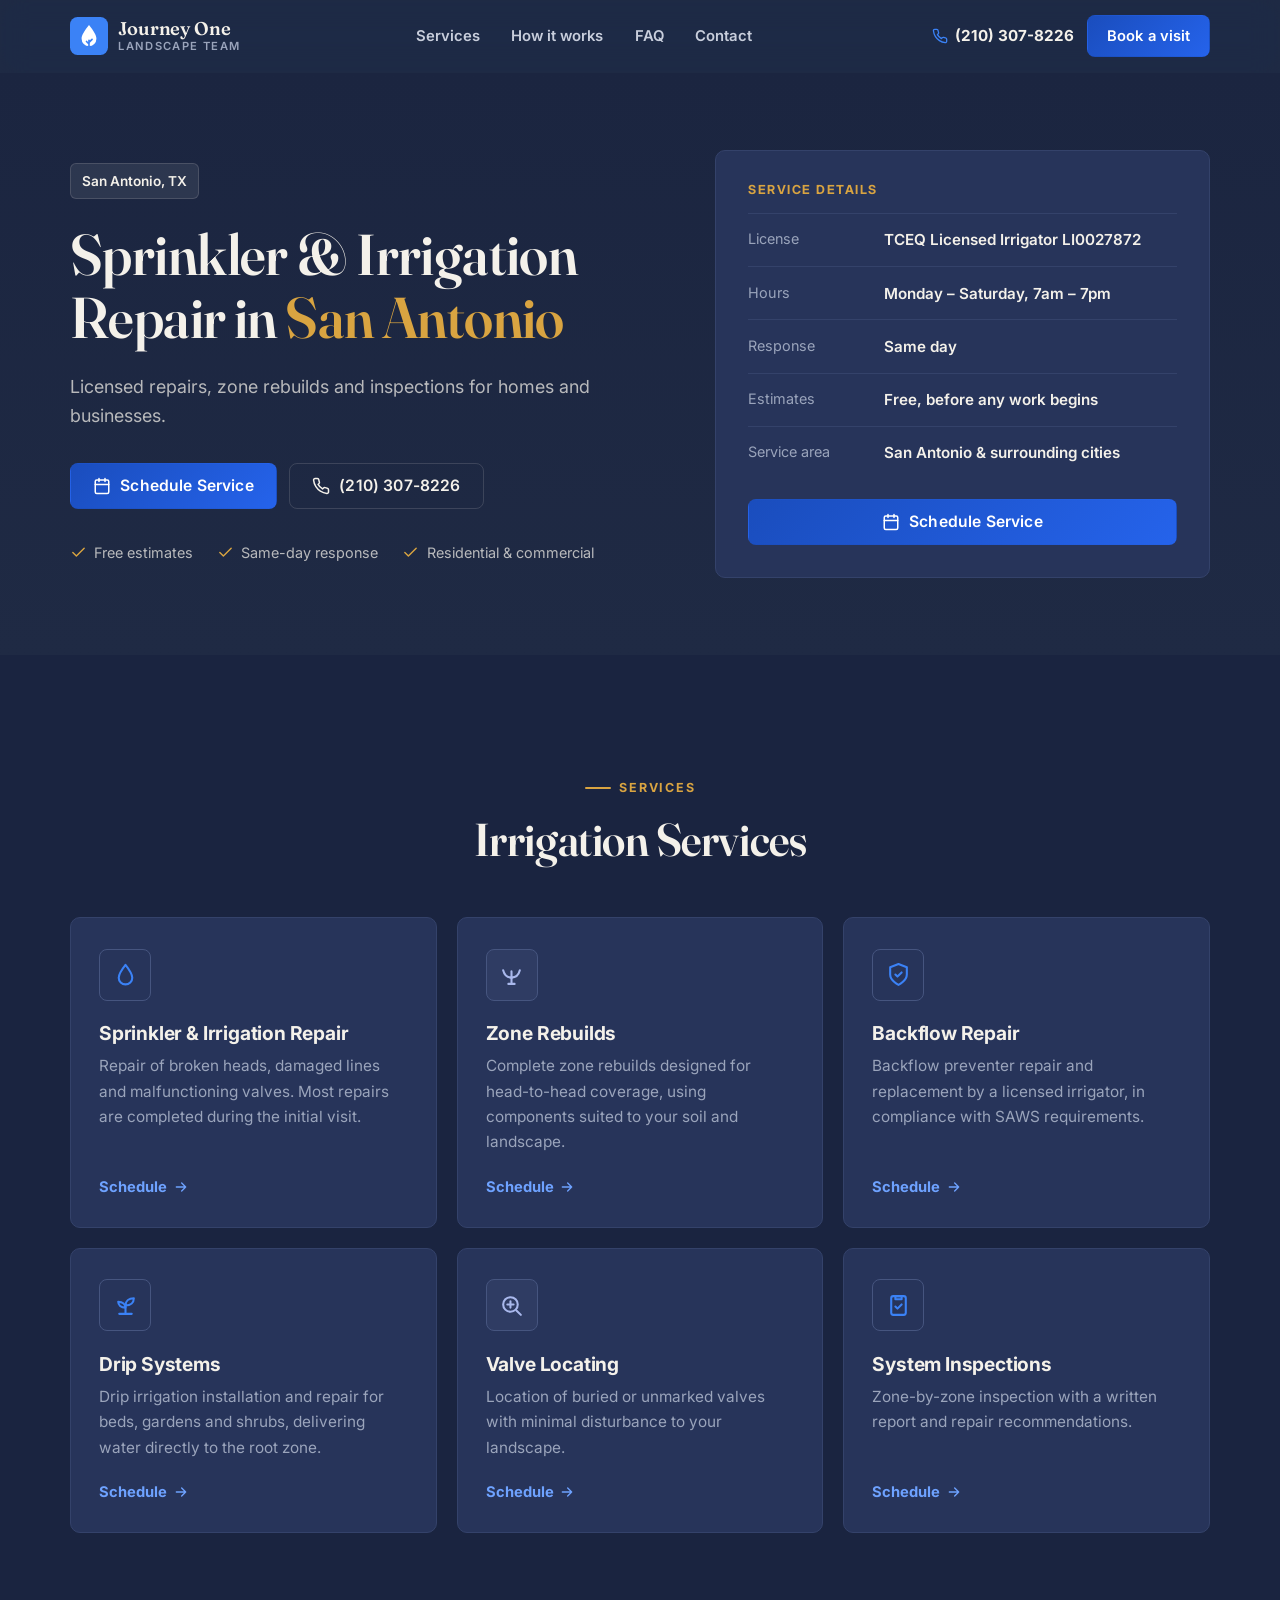
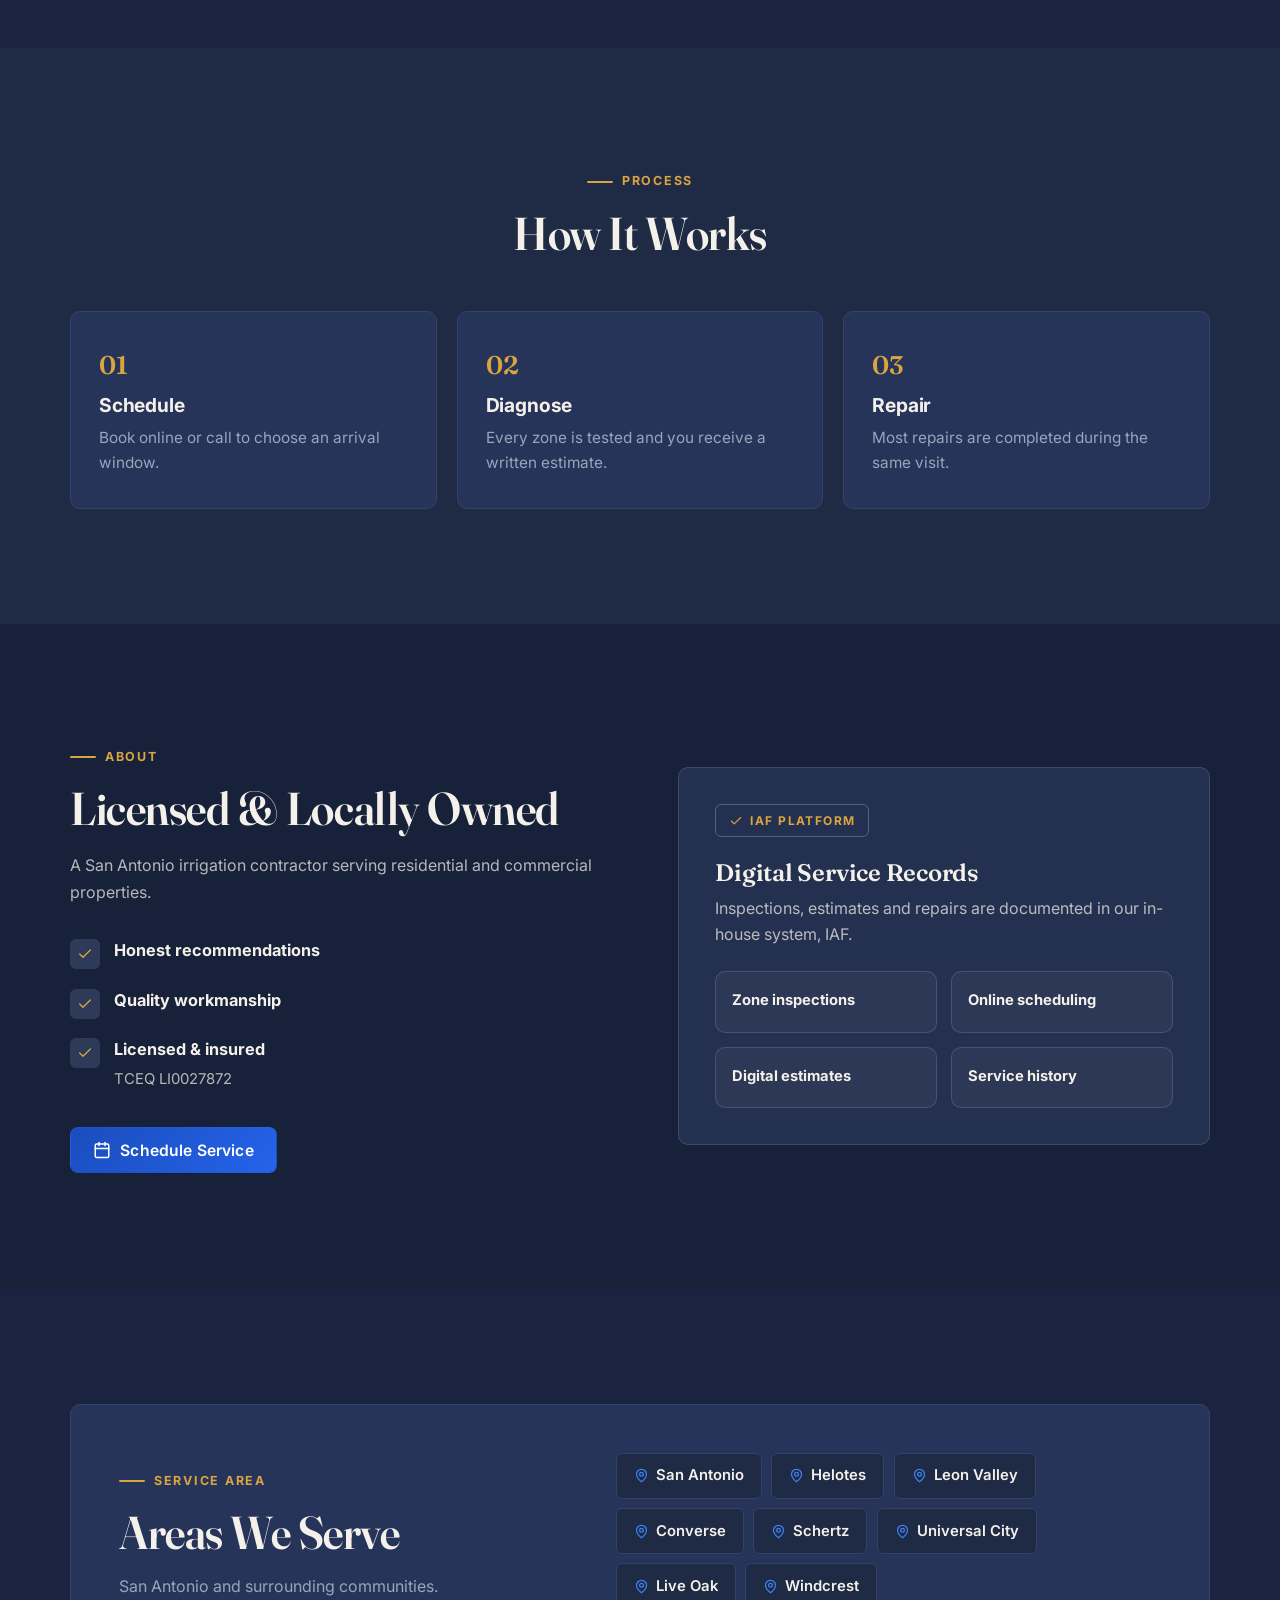
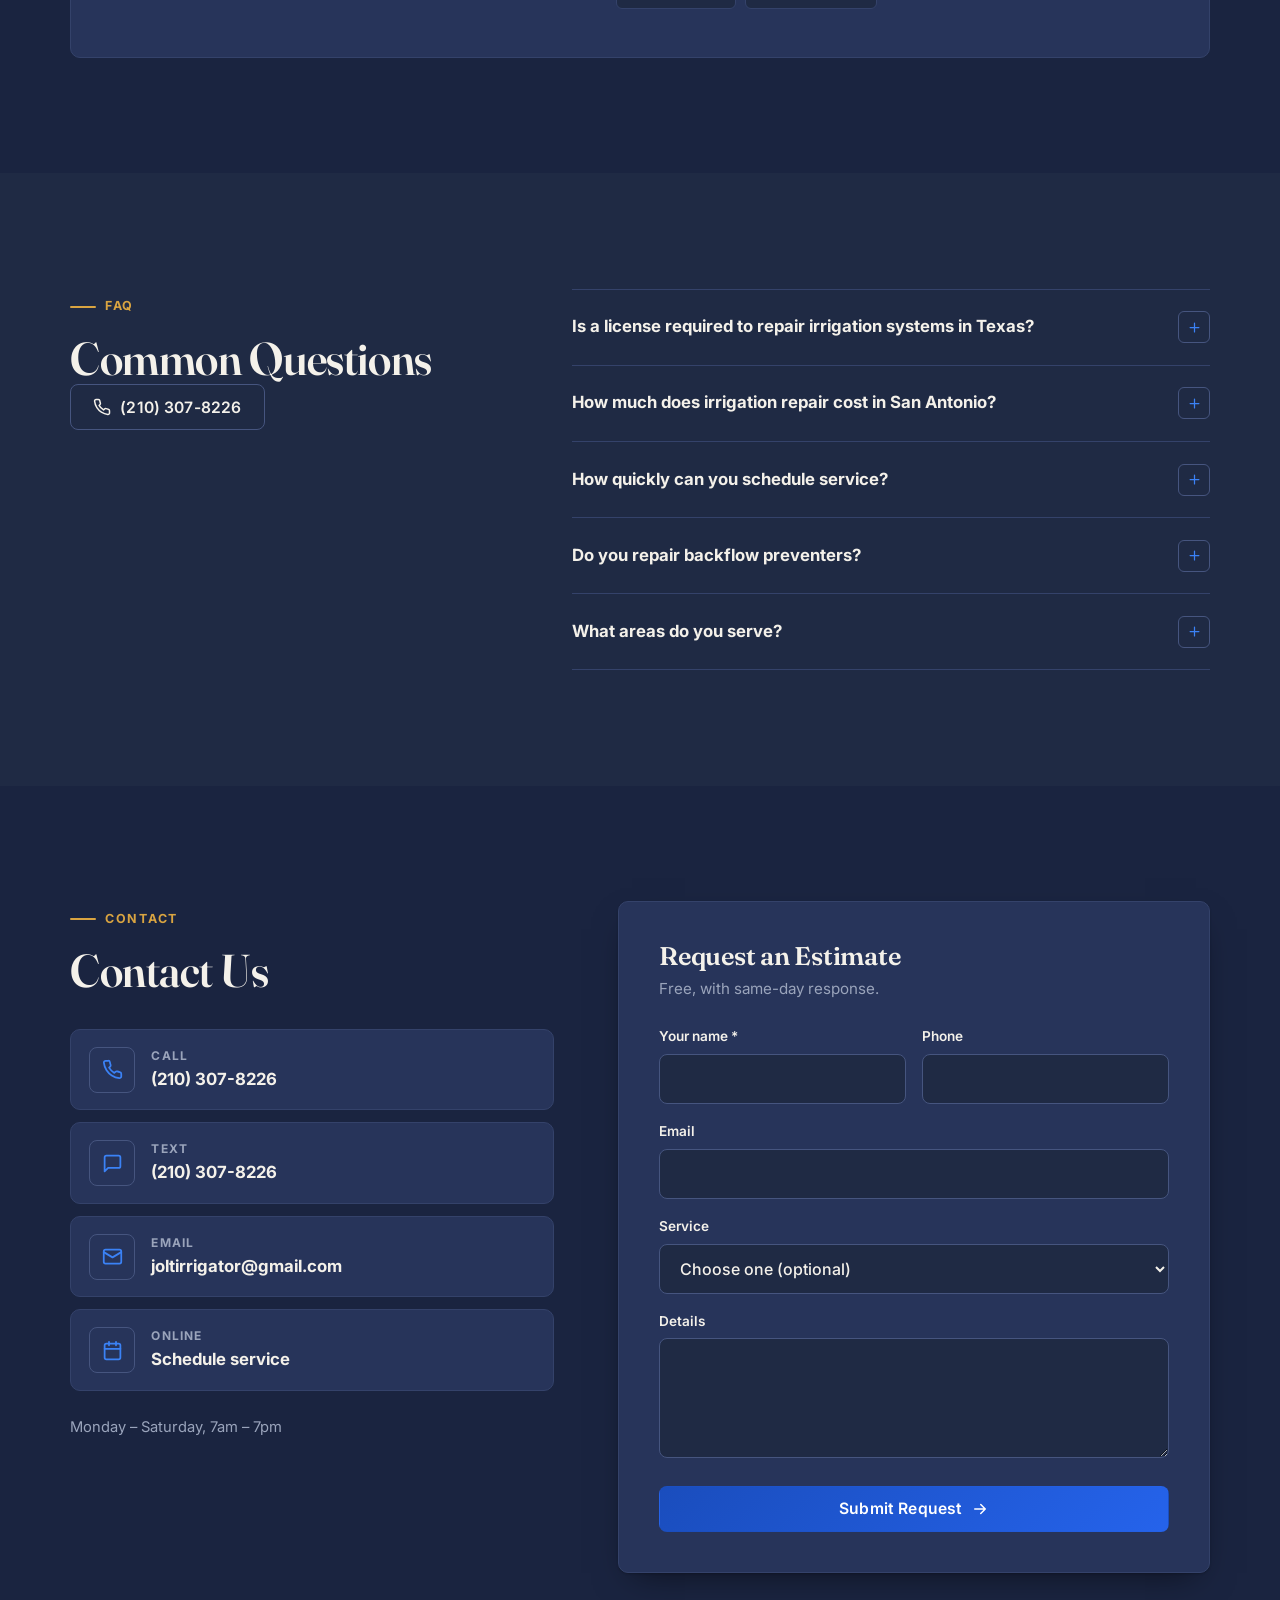
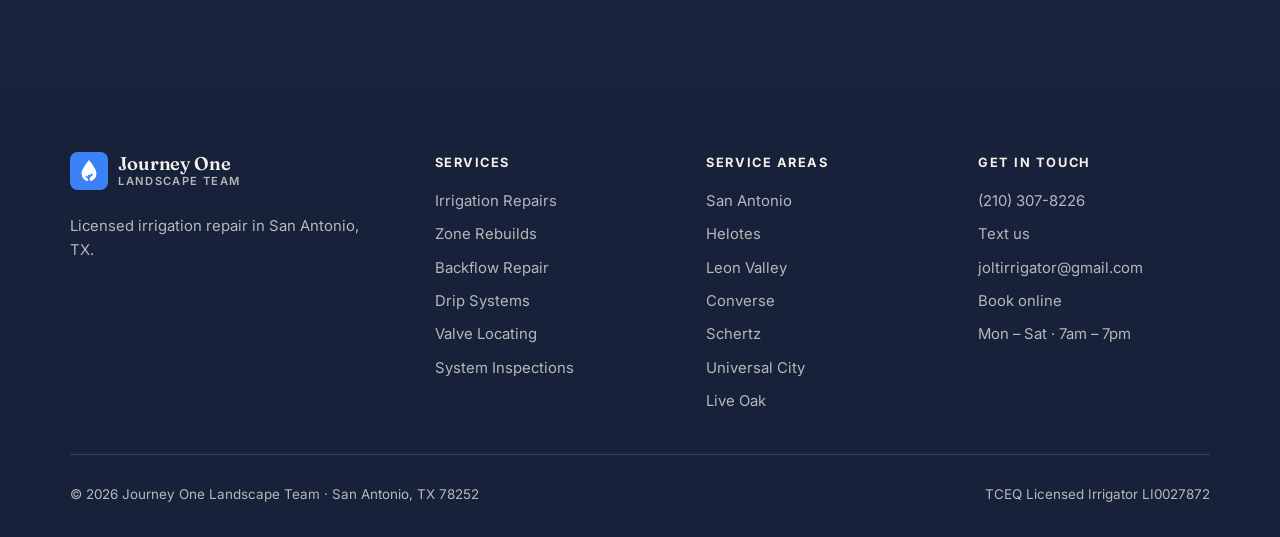
<file: index.html>
<!DOCTYPE html>
<html lang="en">
<head>
  <meta name="google-site-verification" content="IxEOKK55iK6o5CwrQmh5I3TAtb5yOq-7-8dCl803Zf4" />
  <meta charset="UTF-8" />
  <meta name="viewport" content="width=device-width, initial-scale=1" />
  <title>Sprinkler &amp; Irrigation Repair in San Antonio, TX | Journey One Landscape Team</title>
  <meta name="description" content="Licensed sprinkler and irrigation repair in San Antonio. Same-day response Mon–Sat, free estimates, upfront prices. TCEQ Licensed Irrigator LI0027872. Call or text (210) 307-8226 or book online." />
  <meta name="robots" content="index, follow, max-image-preview:large" />
  <link rel="canonical" href="https://www.journeyonelandscapeteam.com/" />
  <meta name="theme-color" content="#1f2a44" media="(prefers-color-scheme: light)" />
  <meta name="theme-color" content="#1f2a44" media="(prefers-color-scheme: dark)" />
  <meta property="og:type" content="website" />
  <meta property="og:site_name" content="Journey One Landscape Team" />
  <meta property="og:locale" content="en_US" />
  <meta property="og:title" content="Sprinkler &amp; Irrigation Repair in San Antonio, TX | Journey One Landscape Team" />
  <meta property="og:description" content="Licensed sprinkler and irrigation repair in San Antonio. Same-day response Mon–Sat, free estimates, upfront prices. TCEQ Licensed Irrigator LI0027872. Call or text (210) 307-8226 or book online." />
  <meta property="og:url" content="https://www.journeyonelandscapeteam.com/" />
  <meta name="twitter:card" content="summary" />
  <meta name="format-detection" content="telephone=yes" />
  <link rel="icon" href="/favicon.svg" type="image/svg+xml" />
  <link rel="icon" href="/favicon-32x32.png" sizes="32x32" type="image/png" />
  <link rel="icon" href="/favicon.ico" sizes="any" />
  <link rel="preconnect" href="https://fonts.googleapis.com" />
  <link rel="preconnect" href="https://fonts.gstatic.com" crossorigin />
  <link rel="stylesheet" href="https://fonts.googleapis.com/css2?family=Fraunces:ital,opsz,wght@0,9..144,500;0,9..144,600;1,9..144,500&family=Inter:wght@400;500;600;700&display=swap" />
  <link rel="stylesheet" href="/styles.css" />
  <script type="application/ld+json">
{
  "@context": "https://schema.org",
  "@type": [
    "LocalBusiness",
    "HomeAndConstructionBusiness"
  ],
  "@id": "https://www.journeyonelandscapeteam.com/#business",
  "name": "Journey One Landscape Team",
  "url": "https://www.journeyonelandscapeteam.com/",
  "telephone": "+12103078226",
  "email": "joltirrigator@gmail.com",
  "priceRange": "$$",
  "description": "Licensed irrigation contractor serving San Antonio and surrounding areas. Sprinkler repair, zone rebuilds, backflow repair, drip irrigation, valve locating and system inspections. TCEQ Licensed Irrigator LI0027872.",
  "address": {
    "@type": "PostalAddress",
    "addressLocality": "San Antonio",
    "addressRegion": "TX",
    "postalCode": "78252",
    "addressCountry": "US"
  },
  "geo": {
    "@type": "GeoCoordinates",
    "latitude": 29.4241,
    "longitude": -98.4936
  },
  "openingHoursSpecification": [
    {
      "@type": "OpeningHoursSpecification",
      "dayOfWeek": [
        "Monday",
        "Tuesday",
        "Wednesday",
        "Thursday",
        "Friday",
        "Saturday"
      ],
      "opens": "07:00",
      "closes": "19:00"
    }
  ],
  "hasCredential": {
    "@type": "EducationalOccupationalCredential",
    "credentialCategory": "license",
    "name": "TCEQ Licensed Irrigator",
    "identifier": "LI0027872",
    "recognizedBy": {
      "@type": "Organization",
      "name": "Texas Commission on Environmental Quality"
    }
  },
  "potentialAction": {
    "@type": "ReserveAction",
    "target": {
      "@type": "EntryPoint",
      "urlTemplate": "https://www.journeyonelandscapeteam.com/book",
      "actionPlatform": [
        "https://schema.org/DesktopWebPlatform",
        "https://schema.org/MobileWebPlatform"
      ]
    },
    "result": {
      "@type": "Reservation",
      "name": "Irrigation service visit"
    }
  },
  "areaServed": [
    {
      "@type": "City",
      "name": "San Antonio"
    },
    {
      "@type": "City",
      "name": "Helotes"
    },
    {
      "@type": "City",
      "name": "Leon Valley"
    },
    {
      "@type": "City",
      "name": "Converse"
    },
    {
      "@type": "City",
      "name": "Schertz"
    },
    {
      "@type": "City",
      "name": "Universal City"
    },
    {
      "@type": "City",
      "name": "Live Oak"
    },
    {
      "@type": "City",
      "name": "Windcrest"
    }
  ],
  "hasOfferCatalog": {
    "@type": "OfferCatalog",
    "name": "Irrigation Services",
    "itemListElement": [
      {
        "@type": "Offer",
        "itemOffered": {
          "@type": "Service",
          "name": "Sprinkler & Irrigation Repair",
          "description": "Repair of broken heads, damaged lines and malfunctioning valves. Most repairs are completed during the initial visit."
        }
      },
      {
        "@type": "Offer",
        "itemOffered": {
          "@type": "Service",
          "name": "Zone Rebuilds",
          "description": "Complete zone rebuilds designed for head-to-head coverage, using components suited to your soil and landscape."
        }
      },
      {
        "@type": "Offer",
        "itemOffered": {
          "@type": "Service",
          "name": "Backflow Repair",
          "description": "Backflow preventer repair and replacement by a licensed irrigator, in compliance with SAWS requirements."
        }
      },
      {
        "@type": "Offer",
        "itemOffered": {
          "@type": "Service",
          "name": "Drip Systems",
          "description": "Drip irrigation installation and repair for beds, gardens and shrubs, delivering water directly to the root zone."
        }
      },
      {
        "@type": "Offer",
        "itemOffered": {
          "@type": "Service",
          "name": "Valve Locating",
          "description": "Location of buried or unmarked valves with minimal disturbance to your landscape."
        }
      },
      {
        "@type": "Offer",
        "itemOffered": {
          "@type": "Service",
          "name": "System Inspections",
          "description": "Zone-by-zone inspection with a written report and repair recommendations."
        }
      }
    ]
  }
}
  </script>
  <script type="application/ld+json">
{
  "@context": "https://schema.org",
  "@type": "WebSite",
  "@id": "https://www.journeyonelandscapeteam.com/#website",
  "url": "https://www.journeyonelandscapeteam.com/",
  "name": "Journey One Landscape Team",
  "publisher": {
    "@id": "https://www.journeyonelandscapeteam.com/#business"
  }
}
  </script>
  <script type="application/ld+json">
{
  "@context": "https://schema.org",
  "@type": "FAQPage",
  "mainEntity": [
    {
      "@type": "Question",
      "name": "Is a license required to repair irrigation systems in Texas?",
      "acceptedAnswer": {
        "@type": "Answer",
        "text": "Yes. Texas requires irrigation work to be performed or directly supervised by a TCEQ Licensed Irrigator. Journey One Landscape Team holds Texas Licensed Irrigator license LI0027872, issued by the Texas Commission on Environmental Quality."
      }
    },
    {
      "@type": "Question",
      "name": "How much does irrigation repair cost in San Antonio?",
      "acceptedAnswer": {
        "@type": "Answer",
        "text": "Most repairs range from $75 to $300 depending on the issue. Head replacements are at the lower end of that range; valve repairs, line breaks and zone rebuilds are priced by scope. Estimates are free and provided before any work begins."
      }
    },
    {
      "@type": "Question",
      "name": "How quickly can you schedule service?",
      "acceptedAnswer": {
        "@type": "Answer",
        "text": "We offer same-day response Monday through Saturday, 7 a.m. to 7 p.m. Call or text (210) 307-8226, or request an appointment online."
      }
    },
    {
      "@type": "Question",
      "name": "Do you repair backflow preventers?",
      "acceptedAnswer": {
        "@type": "Answer",
        "text": "Yes. As a TCEQ Licensed Irrigator, we repair and replace backflow preventers in compliance with SAWS requirements."
      }
    },
    {
      "@type": "Question",
      "name": "What areas do you serve?",
      "acceptedAnswer": {
        "@type": "Answer",
        "text": "We serve San Antonio, Helotes, Leon Valley, Converse, Schertz, Universal City, Live Oak and Windcrest. Please contact us to confirm service at your address."
      }
    }
  ]
}
  </script>
</head>
<body>
  <a class="skip" href="#main">Skip to content</a>
  <header class="site-header">
    <div class="wrap header-inner">
      <a class="brand" href="/" aria-label="Journey One Landscape Team, home">
        <svg class="brand-mark" viewBox="0 0 40 40" aria-hidden="true"><rect width="40" height="40" rx="8" fill="var(--leaf)"/><path d="M20 8.5c-5.2 6.6-7.8 10.8-7.8 14.3a7.8 7.8 0 0 0 15.6 0c0-3.5-2.6-7.7-7.8-14.3z" fill="var(--on-leaf)"/><path d="M20 31v-6.5m0 2.2 3.2-3.2M20 28.4l-2.6-2.6" stroke="var(--leaf)" stroke-width="1.8" stroke-linecap="round" fill="none"/></svg>
        <span class="brand-name">Journey One<small>Landscape Team</small></span>
      </a>
      <nav class="nav" aria-label="Main">
        <a href="#services">Services</a>
        <a href="#how">How it works</a>
        <a href="#faq">FAQ</a>
        <a href="#contact">Contact</a>
      </nav>
      <div class="header-actions">
        <a class="header-phone" href="tel:+12103078226"><svg viewBox="0 0 24 24" fill="none" stroke="currentColor" stroke-width="2" stroke-linecap="round" stroke-linejoin="round" aria-hidden="true"><path d="M22 16.92v3a2 2 0 0 1-2.18 2 19.79 19.79 0 0 1-8.63-3.07 19.5 19.5 0 0 1-6-6 19.79 19.79 0 0 1-3.07-8.67A2 2 0 0 1 4.11 2h3a2 2 0 0 1 2 1.72c.13.96.36 1.9.7 2.81a2 2 0 0 1-.45 2.11L8.09 9.91a16 16 0 0 0 6 6l1.27-1.27a2 2 0 0 1 2.11-.45c.91.34 1.85.57 2.81.7A2 2 0 0 1 22 16.92z"/></svg>(210) 307-8226</a>
        <a class="btn btn-primary" href="/book">Book a visit</a>
        <button class="menu-btn" type="button" aria-expanded="false" aria-controls="mobile-nav" aria-label="Menu"><svg viewBox="0 0 24 24" fill="none" stroke="currentColor" stroke-width="2" stroke-linecap="round" stroke-linejoin="round" aria-hidden="true"><path d="M4 7h16M4 12h16M4 17h16"/></svg></button>
      </div>
    </div>
    <nav class="mobile-nav" id="mobile-nav" aria-label="Mobile">
      <div class="wrap">
        <a href="#services">Services</a>
        <a href="#how">How it works</a>
        <a href="#faq">FAQ</a>
        <a href="#contact">Contact</a>
        <a href="tel:+12103078226">Call or text (210) 307-8226</a>
        <a class="btn btn-primary" href="/book">Book a visit</a>
      </div>
    </nav>
  </header>

  <main id="main">
  <section class="hero">
    <div class="wrap hero-grid">
      <div>
        <span class="hero-tag"><span class="dot"><svg viewBox="0 0 24 24" fill="none" stroke="currentColor" stroke-width="2" stroke-linecap="round" stroke-linejoin="round" aria-hidden="true"><path d="M20 10c0 6-8 12-8 12s-8-6-8-12a8 8 0 0 1 16 0z"/><circle cx="12" cy="10" r="3"/></svg></span>San Antonio, TX</span>
        <h1>Sprinkler &amp; Irrigation Repair in <em>San Antonio</em></h1>
        <p class="lead">Licensed repairs, zone rebuilds and inspections for homes and businesses.</p>
        <div class="hero-cta">
          <a class="btn btn-primary" href="/book"><svg viewBox="0 0 24 24" fill="none" stroke="currentColor" stroke-width="2" stroke-linecap="round" stroke-linejoin="round" aria-hidden="true"><rect x="3" y="4" width="18" height="18" rx="2"/><path d="M16 2v4M8 2v4M3 10h18"/></svg>Schedule Service</a>
          <a class="btn btn-ghost" href="tel:+12103078226"><svg viewBox="0 0 24 24" fill="none" stroke="currentColor" stroke-width="2" stroke-linecap="round" stroke-linejoin="round" aria-hidden="true"><path d="M22 16.92v3a2 2 0 0 1-2.18 2 19.79 19.79 0 0 1-8.63-3.07 19.5 19.5 0 0 1-6-6 19.79 19.79 0 0 1-3.07-8.67A2 2 0 0 1 4.11 2h3a2 2 0 0 1 2 1.72c.13.96.36 1.9.7 2.81a2 2 0 0 1-.45 2.11L8.09 9.91a16 16 0 0 0 6 6l1.27-1.27a2 2 0 0 1 2.11-.45c.91.34 1.85.57 2.81.7A2 2 0 0 1 22 16.92z"/></svg>(210) 307-8226</a>
        </div>
        <ul class="hero-proof">
          <li><svg viewBox="0 0 24 24" fill="none" stroke="currentColor" stroke-width="2" stroke-linecap="round" stroke-linejoin="round" stroke-width="2.5" aria-hidden="true"><path d="M20 6 9 17l-5-5"/></svg>Free estimates</li>
          <li><svg viewBox="0 0 24 24" fill="none" stroke="currentColor" stroke-width="2" stroke-linecap="round" stroke-linejoin="round" stroke-width="2.5" aria-hidden="true"><path d="M20 6 9 17l-5-5"/></svg>Same-day response</li>
          <li><svg viewBox="0 0 24 24" fill="none" stroke="currentColor" stroke-width="2" stroke-linecap="round" stroke-linejoin="round" stroke-width="2.5" aria-hidden="true"><path d="M20 6 9 17l-5-5"/></svg>Residential &amp; commercial</li>
        </ul>
      </div>
      <aside class="hero-panel" aria-label="Service details">
        <h2 class="panel-title">Service Details</h2>
        <dl class="panel-list">
          <div><dt>License</dt><dd>TCEQ Licensed Irrigator LI0027872</dd></div>
          <div><dt>Hours</dt><dd>Monday – Saturday, 7am – 7pm</dd></div>
          <div><dt>Response</dt><dd>Same day</dd></div>
          <div><dt>Estimates</dt><dd>Free, before any work begins</dd></div>
          <div><dt>Service area</dt><dd>San Antonio &amp; surrounding cities</dd></div>
        </dl>
        <a class="btn btn-primary panel-btn" href="/book"><svg viewBox="0 0 24 24" fill="none" stroke="currentColor" stroke-width="2" stroke-linecap="round" stroke-linejoin="round" aria-hidden="true"><rect x="3" y="4" width="18" height="18" rx="2"/><path d="M16 2v4M8 2v4M3 10h18"/></svg>Schedule Service</a>
      </aside>
    </div>
  </section>

  <section class="section alt" id="services">
    <div class="wrap">
      <div class="section-head center reveal">
        <span class="eyebrow">Services</span>
        <h2>Irrigation Services</h2>
      </div>
      <div class="services-grid">
        <article class="service reveal">
          <div class="ic"><svg viewBox="0 0 24 24" fill="none" stroke="currentColor" stroke-width="2" stroke-linecap="round" stroke-linejoin="round" aria-hidden="true"><path d="M12 2.7C7.5 8.4 5.5 12 5.5 15a6.5 6.5 0 0 0 13 0c0-3-2-6.6-6.5-12.3z"/></svg></div>
          <h3>Sprinkler & Irrigation Repair</h3>
          <p>Repair of broken heads, damaged lines and malfunctioning valves. Most repairs are completed during the initial visit.</p>
          <a class="text-link" href="/book">Schedule <svg viewBox="0 0 24 24" fill="none" stroke="currentColor" stroke-width="2" stroke-linecap="round" stroke-linejoin="round" stroke-width="2.25" aria-hidden="true"><path d="M5 12h14M13 6l6 6-6 6"/></svg></a>
        </article>
        <article class="service reveal">
          <div class="ic"><svg viewBox="0 0 24 24" fill="none" stroke="currentColor" stroke-width="2" stroke-linecap="round" stroke-linejoin="round" aria-hidden="true"><path d="M12 21v-6"/><path d="M9 21h6"/><path d="M12 15c-4 0-7-3-8-7"/><path d="M12 15c4 0 7-3 8-7"/><path d="M12 15V9"/></svg></div>
          <h3>Zone Rebuilds</h3>
          <p>Complete zone rebuilds designed for head-to-head coverage, using components suited to your soil and landscape.</p>
          <a class="text-link" href="/book">Schedule <svg viewBox="0 0 24 24" fill="none" stroke="currentColor" stroke-width="2" stroke-linecap="round" stroke-linejoin="round" stroke-width="2.25" aria-hidden="true"><path d="M5 12h14M13 6l6 6-6 6"/></svg></a>
        </article>
        <article class="service reveal">
          <div class="ic"><svg viewBox="0 0 24 24" fill="none" stroke="currentColor" stroke-width="2" stroke-linecap="round" stroke-linejoin="round" aria-hidden="true"><path d="M12 22s8-4 8-10V5l-8-3-8 3v7c0 6 8 10 8 10z"/><path d="m9 12 2 2 4-4"/></svg></div>
          <h3>Backflow Repair</h3>
          <p>Backflow preventer repair and replacement by a licensed irrigator, in compliance with SAWS requirements.</p>
          <a class="text-link" href="/book">Schedule <svg viewBox="0 0 24 24" fill="none" stroke="currentColor" stroke-width="2" stroke-linecap="round" stroke-linejoin="round" stroke-width="2.25" aria-hidden="true"><path d="M5 12h14M13 6l6 6-6 6"/></svg></a>
        </article>
        <article class="service reveal">
          <div class="ic"><svg viewBox="0 0 24 24" fill="none" stroke="currentColor" stroke-width="2" stroke-linecap="round" stroke-linejoin="round" aria-hidden="true"><path d="M12 20v-8"/><path d="M12 12c0-4 3-7 8-7 0 4-3 7-8 7z"/><path d="M12 14c0-3-2.5-5.5-7-5.5 0 3 2.5 5.5 7 5.5z"/><path d="M6 20h12"/></svg></div>
          <h3>Drip Systems</h3>
          <p>Drip irrigation installation and repair for beds, gardens and shrubs, delivering water directly to the root zone.</p>
          <a class="text-link" href="/book">Schedule <svg viewBox="0 0 24 24" fill="none" stroke="currentColor" stroke-width="2" stroke-linecap="round" stroke-linejoin="round" stroke-width="2.25" aria-hidden="true"><path d="M5 12h14M13 6l6 6-6 6"/></svg></a>
        </article>
        <article class="service reveal">
          <div class="ic"><svg viewBox="0 0 24 24" fill="none" stroke="currentColor" stroke-width="2" stroke-linecap="round" stroke-linejoin="round" aria-hidden="true"><circle cx="11" cy="11" r="7"/><path d="m21 21-4.3-4.3"/><path d="M11 8v6M8 11h6"/></svg></div>
          <h3>Valve Locating</h3>
          <p>Location of buried or unmarked valves with minimal disturbance to your landscape.</p>
          <a class="text-link" href="/book">Schedule <svg viewBox="0 0 24 24" fill="none" stroke="currentColor" stroke-width="2" stroke-linecap="round" stroke-linejoin="round" stroke-width="2.25" aria-hidden="true"><path d="M5 12h14M13 6l6 6-6 6"/></svg></a>
        </article>
        <article class="service reveal">
          <div class="ic"><svg viewBox="0 0 24 24" fill="none" stroke="currentColor" stroke-width="2" stroke-linecap="round" stroke-linejoin="round" aria-hidden="true"><rect x="5" y="3" width="14" height="18" rx="2"/><path d="M9 3h6v3H9z"/><path d="m9 13 2 2 4-4"/></svg></div>
          <h3>System Inspections</h3>
          <p>Zone-by-zone inspection with a written report and repair recommendations.</p>
          <a class="text-link" href="/book">Schedule <svg viewBox="0 0 24 24" fill="none" stroke="currentColor" stroke-width="2" stroke-linecap="round" stroke-linejoin="round" stroke-width="2.25" aria-hidden="true"><path d="M5 12h14M13 6l6 6-6 6"/></svg></a>
        </article>
      </div>
    </div>
  </section>

  <section class="section" id="how">
    <div class="wrap">
      <div class="section-head center reveal">
        <span class="eyebrow">Process</span>
        <h2>How It Works</h2>
      </div>
      <ol class="steps">
        <li class="step reveal"><h3>Schedule</h3><p>Book online or call to choose an arrival window.</p></li>
        <li class="step reveal"><h3>Diagnose</h3><p>Every zone is tested and you receive a written estimate.</p></li>
        <li class="step reveal"><h3>Repair</h3><p>Most repairs are completed during the same visit.</p></li>
      </ol>
    </div>
  </section>

  <section class="section deep" id="about">
    <div class="wrap deep-grid">
      <div class="reveal">
        <span class="eyebrow">About</span>
        <h2>Licensed &amp; Locally Owned</h2>
        <p>A San Antonio irrigation contractor serving residential and commercial properties.</p>
        <ul class="promises">
          <li><span class="ic"><svg viewBox="0 0 24 24" fill="none" stroke="currentColor" stroke-width="2" stroke-linecap="round" stroke-linejoin="round" stroke-width="2.5" aria-hidden="true"><path d="M20 6 9 17l-5-5"/></svg></span><div><strong>Honest recommendations</strong></div></li>
          <li><span class="ic"><svg viewBox="0 0 24 24" fill="none" stroke="currentColor" stroke-width="2" stroke-linecap="round" stroke-linejoin="round" stroke-width="2.5" aria-hidden="true"><path d="M20 6 9 17l-5-5"/></svg></span><div><strong>Quality workmanship</strong></div></li>
          <li><span class="ic"><svg viewBox="0 0 24 24" fill="none" stroke="currentColor" stroke-width="2" stroke-linecap="round" stroke-linejoin="round" stroke-width="2.5" aria-hidden="true"><path d="M20 6 9 17l-5-5"/></svg></span><div><strong>Licensed &amp; insured</strong><span>TCEQ LI0027872</span></div></li>
        </ul>
        <a class="btn btn-light" href="/book"><svg viewBox="0 0 24 24" fill="none" stroke="currentColor" stroke-width="2" stroke-linecap="round" stroke-linejoin="round" aria-hidden="true"><rect x="3" y="4" width="18" height="18" rx="2"/><path d="M16 2v4M8 2v4M3 10h18"/></svg>Schedule Service</a>
      </div>
      <div class="app-card reveal">
        <div class="app-card-head"><span class="app-badge"><svg viewBox="0 0 24 24" fill="none" stroke="currentColor" stroke-width="2" stroke-linecap="round" stroke-linejoin="round" stroke-width="2.5" aria-hidden="true"><path d="M20 6 9 17l-5-5"/></svg>IAF Platform</span></div>
        <h3>Digital Service Records</h3>
        <p>Inspections, estimates and repairs are documented in our in-house system, IAF.</p>
        <div class="app-features">
          <div class="app-feature"><strong>Zone inspections</strong></div>
          <div class="app-feature"><strong>Online scheduling</strong></div>
          <div class="app-feature"><strong>Digital estimates</strong></div>
          <div class="app-feature"><strong>Service history</strong></div>
        </div>
      </div>
    </div>
  </section>

  <section class="section alt" id="areas">
    <div class="wrap">
      <div class="areas-card reveal">
        <div>
          <span class="eyebrow">Service Area</span>
          <h2>Areas We Serve</h2>
          <p>San Antonio and surrounding communities.</p>
        </div>
        <ul class="chips">
          <li><span class="chip"><svg viewBox="0 0 24 24" fill="none" stroke="currentColor" stroke-width="2" stroke-linecap="round" stroke-linejoin="round" aria-hidden="true"><path d="M20 10c0 6-8 12-8 12s-8-6-8-12a8 8 0 0 1 16 0z"/><circle cx="12" cy="10" r="3"/></svg>San Antonio</span></li>
          <li><a class="chip" href="/helotes"><svg viewBox="0 0 24 24" fill="none" stroke="currentColor" stroke-width="2" stroke-linecap="round" stroke-linejoin="round" aria-hidden="true"><path d="M20 10c0 6-8 12-8 12s-8-6-8-12a8 8 0 0 1 16 0z"/><circle cx="12" cy="10" r="3"/></svg>Helotes</a></li>
          <li><a class="chip" href="/leon-valley"><svg viewBox="0 0 24 24" fill="none" stroke="currentColor" stroke-width="2" stroke-linecap="round" stroke-linejoin="round" aria-hidden="true"><path d="M20 10c0 6-8 12-8 12s-8-6-8-12a8 8 0 0 1 16 0z"/><circle cx="12" cy="10" r="3"/></svg>Leon Valley</a></li>
          <li><a class="chip" href="/converse"><svg viewBox="0 0 24 24" fill="none" stroke="currentColor" stroke-width="2" stroke-linecap="round" stroke-linejoin="round" aria-hidden="true"><path d="M20 10c0 6-8 12-8 12s-8-6-8-12a8 8 0 0 1 16 0z"/><circle cx="12" cy="10" r="3"/></svg>Converse</a></li>
          <li><a class="chip" href="/schertz"><svg viewBox="0 0 24 24" fill="none" stroke="currentColor" stroke-width="2" stroke-linecap="round" stroke-linejoin="round" aria-hidden="true"><path d="M20 10c0 6-8 12-8 12s-8-6-8-12a8 8 0 0 1 16 0z"/><circle cx="12" cy="10" r="3"/></svg>Schertz</a></li>
          <li><a class="chip" href="/universal-city"><svg viewBox="0 0 24 24" fill="none" stroke="currentColor" stroke-width="2" stroke-linecap="round" stroke-linejoin="round" aria-hidden="true"><path d="M20 10c0 6-8 12-8 12s-8-6-8-12a8 8 0 0 1 16 0z"/><circle cx="12" cy="10" r="3"/></svg>Universal City</a></li>
          <li><a class="chip" href="/live-oak"><svg viewBox="0 0 24 24" fill="none" stroke="currentColor" stroke-width="2" stroke-linecap="round" stroke-linejoin="round" aria-hidden="true"><path d="M20 10c0 6-8 12-8 12s-8-6-8-12a8 8 0 0 1 16 0z"/><circle cx="12" cy="10" r="3"/></svg>Live Oak</a></li>
          <li><span class="chip"><svg viewBox="0 0 24 24" fill="none" stroke="currentColor" stroke-width="2" stroke-linecap="round" stroke-linejoin="round" aria-hidden="true"><path d="M20 10c0 6-8 12-8 12s-8-6-8-12a8 8 0 0 1 16 0z"/><circle cx="12" cy="10" r="3"/></svg>Windcrest</span></li>
        </ul>
      </div>
    </div>
  </section>

  <section class="section" id="faq">
    <div class="wrap faq-grid">
      <div class="faq-side reveal">
        <span class="eyebrow">FAQ</span>
        <h2>Common Questions</h2>
        <a class="btn btn-ghost" href="tel:+12103078226"><svg viewBox="0 0 24 24" fill="none" stroke="currentColor" stroke-width="2" stroke-linecap="round" stroke-linejoin="round" aria-hidden="true"><path d="M22 16.92v3a2 2 0 0 1-2.18 2 19.79 19.79 0 0 1-8.63-3.07 19.5 19.5 0 0 1-6-6 19.79 19.79 0 0 1-3.07-8.67A2 2 0 0 1 4.11 2h3a2 2 0 0 1 2 1.72c.13.96.36 1.9.7 2.81a2 2 0 0 1-.45 2.11L8.09 9.91a16 16 0 0 0 6 6l1.27-1.27a2 2 0 0 1 2.11-.45c.91.34 1.85.57 2.81.7A2 2 0 0 1 22 16.92z"/></svg>(210) 307-8226</a>
      </div>
      <div class="faq-list reveal">
        <details>
          <summary>Is a license required to repair irrigation systems in Texas?<span class="pm"><svg viewBox="0 0 24 24" fill="none" stroke="currentColor" stroke-width="2" stroke-linecap="round" stroke-linejoin="round" stroke-width="2.5" aria-hidden="true"><path d="M12 5v14M5 12h14"/></svg></span></summary>
          <p>Yes. Texas requires irrigation work to be performed or directly supervised by a TCEQ Licensed Irrigator. Journey One Landscape Team holds Texas Licensed Irrigator license LI0027872, issued by the Texas Commission on Environmental Quality.</p>
        </details>
        <details>
          <summary>How much does irrigation repair cost in San Antonio?<span class="pm"><svg viewBox="0 0 24 24" fill="none" stroke="currentColor" stroke-width="2" stroke-linecap="round" stroke-linejoin="round" stroke-width="2.5" aria-hidden="true"><path d="M12 5v14M5 12h14"/></svg></span></summary>
          <p>Most repairs range from $75 to $300 depending on the issue. Head replacements are at the lower end of that range; valve repairs, line breaks and zone rebuilds are priced by scope. Estimates are free and provided before any work begins.</p>
        </details>
        <details>
          <summary>How quickly can you schedule service?<span class="pm"><svg viewBox="0 0 24 24" fill="none" stroke="currentColor" stroke-width="2" stroke-linecap="round" stroke-linejoin="round" stroke-width="2.5" aria-hidden="true"><path d="M12 5v14M5 12h14"/></svg></span></summary>
          <p>We offer same-day response Monday through Saturday, 7 a.m. to 7 p.m. Call or text (210) 307-8226, or request an appointment online.</p>
        </details>
        <details>
          <summary>Do you repair backflow preventers?<span class="pm"><svg viewBox="0 0 24 24" fill="none" stroke="currentColor" stroke-width="2" stroke-linecap="round" stroke-linejoin="round" stroke-width="2.5" aria-hidden="true"><path d="M12 5v14M5 12h14"/></svg></span></summary>
          <p>Yes. As a TCEQ Licensed Irrigator, we repair and replace backflow preventers in compliance with SAWS requirements.</p>
        </details>
        <details>
          <summary>What areas do you serve?<span class="pm"><svg viewBox="0 0 24 24" fill="none" stroke="currentColor" stroke-width="2" stroke-linecap="round" stroke-linejoin="round" stroke-width="2.5" aria-hidden="true"><path d="M12 5v14M5 12h14"/></svg></span></summary>
          <p>We serve San Antonio, Helotes, Leon Valley, Converse, Schertz, Universal City, Live Oak and Windcrest. Please contact us to confirm service at your address.</p>
        </details>
      </div>
    </div>
  </section>

  <section class="section alt" id="contact">
    <div class="wrap contact-grid">
      <div class="reveal">
        <span class="eyebrow">Contact</span>
        <h2>Contact Us</h2>
        <div class="contact-ways">
          <a class="way" href="tel:+12103078226"><span class="ic"><svg viewBox="0 0 24 24" fill="none" stroke="currentColor" stroke-width="2" stroke-linecap="round" stroke-linejoin="round" aria-hidden="true"><path d="M22 16.92v3a2 2 0 0 1-2.18 2 19.79 19.79 0 0 1-8.63-3.07 19.5 19.5 0 0 1-6-6 19.79 19.79 0 0 1-3.07-8.67A2 2 0 0 1 4.11 2h3a2 2 0 0 1 2 1.72c.13.96.36 1.9.7 2.81a2 2 0 0 1-.45 2.11L8.09 9.91a16 16 0 0 0 6 6l1.27-1.27a2 2 0 0 1 2.11-.45c.91.34 1.85.57 2.81.7A2 2 0 0 1 22 16.92z"/></svg></span><div><small>Call</small><strong>(210) 307-8226</strong></div></a>
          <a class="way" href="sms:+12103078226"><span class="ic"><svg viewBox="0 0 24 24" fill="none" stroke="currentColor" stroke-width="2" stroke-linecap="round" stroke-linejoin="round" aria-hidden="true"><path d="M21 15a2 2 0 0 1-2 2H7l-4 4V5a2 2 0 0 1 2-2h14a2 2 0 0 1 2 2z"/></svg></span><div><small>Text</small><strong>(210) 307-8226</strong></div></a>
          <a class="way" href="mailto:joltirrigator@gmail.com"><span class="ic"><svg viewBox="0 0 24 24" fill="none" stroke="currentColor" stroke-width="2" stroke-linecap="round" stroke-linejoin="round" aria-hidden="true"><rect x="2" y="4" width="20" height="16" rx="2"/><path d="m22 7-10 6L2 7"/></svg></span><div><small>Email</small><strong>joltirrigator@gmail.com</strong></div></a>
          <a class="way" href="/book"><span class="ic"><svg viewBox="0 0 24 24" fill="none" stroke="currentColor" stroke-width="2" stroke-linecap="round" stroke-linejoin="round" aria-hidden="true"><rect x="3" y="4" width="18" height="18" rx="2"/><path d="M16 2v4M8 2v4M3 10h18"/></svg></span><div><small>Online</small><strong>Schedule service</strong></div></a>
        </div>
        <p class="hours">Monday – Saturday, 7am – 7pm</p>
      </div>
      <div class="form-card reveal">
        <h3>Request an Estimate</h3>
        <p>Free, with same-day response.</p>
        <form class="form" action="https://formspree.io/f/xredpdlw" method="POST">
          <input type="hidden" name="_subject" value="New quote request from journeyonelandscapeteam.com" />
          <input class="hp" type="text" name="_gotcha" tabindex="-1" autocomplete="off" aria-hidden="true" />
          <div class="form-row">
            <div class="field"><label for="name">Your name *</label><input id="name" name="name" type="text" autocomplete="name" required /></div>
            <div class="field"><label for="phone">Phone</label><input id="phone" name="phone" type="tel" autocomplete="tel" inputmode="tel" /></div>
          </div>
          <div class="field"><label for="email">Email</label><input id="email" name="email" type="email" autocomplete="email" /></div>
          <div class="field">
            <label for="service">Service</label>
            <select id="service" name="service">
              <option value="" selected>Choose one (optional)</option>
              <option>Irrigation Repairs</option>
              <option>Zone Rebuilds</option>
              <option>Backflow Repair</option>
              <option>Drip Systems</option>
              <option>Valve Locating</option>
              <option>System Inspections</option>
              <option>Not sure / other</option>
            </select>
          </div>
          <div class="field"><label for="message">Details</label><textarea id="message" name="message"></textarea></div>
          <button class="btn btn-primary" type="submit">Submit Request <svg viewBox="0 0 24 24" fill="none" stroke="currentColor" stroke-width="2" stroke-linecap="round" stroke-linejoin="round" stroke-width="2.25" aria-hidden="true"><path d="M5 12h14M13 6l6 6-6 6"/></svg></button>
        </form>
      </div>
    </div>
  </section>
  </main>

  <footer class="site-footer">
    <div class="wrap">
      <div class="footer-grid">
        <div>
          <a class="brand" href="/"><svg class="brand-mark" viewBox="0 0 40 40" aria-hidden="true"><rect width="40" height="40" rx="8" fill="var(--leaf)"/><path d="M20 8.5c-5.2 6.6-7.8 10.8-7.8 14.3a7.8 7.8 0 0 0 15.6 0c0-3.5-2.6-7.7-7.8-14.3z" fill="var(--on-leaf)"/><path d="M20 31v-6.5m0 2.2 3.2-3.2M20 28.4l-2.6-2.6" stroke="var(--leaf)" stroke-width="1.8" stroke-linecap="round" fill="none"/></svg><span class="brand-name">Journey One<small>Landscape Team</small></span></a>
          <p class="footer-about">Licensed irrigation repair in San Antonio, TX.</p>
        </div>
        <div>
          <h4>Services</h4>
          <ul><li><a href="/#services">Irrigation Repairs</a></li><li><a href="/#services">Zone Rebuilds</a></li><li><a href="/#services">Backflow Repair</a></li><li><a href="/#services">Drip Systems</a></li><li><a href="/#services">Valve Locating</a></li><li><a href="/#services">System Inspections</a></li></ul>
        </div>
        <div>
          <h4>Service areas</h4>
          <ul><li><a href="/">San Antonio</a></li><li><a href="/helotes">Helotes</a></li><li><a href="/leon-valley">Leon Valley</a></li><li><a href="/converse">Converse</a></li><li><a href="/schertz">Schertz</a></li><li><a href="/universal-city">Universal City</a></li><li><a href="/live-oak">Live Oak</a></li></ul>
        </div>
        <div>
          <h4>Get in touch</h4>
          <ul>
            <li><a href="tel:+12103078226">(210) 307-8226</a></li>
            <li><a href="sms:+12103078226">Text us</a></li>
            <li><a href="mailto:joltirrigator@gmail.com">joltirrigator@gmail.com</a></li>
            <li><a href="/book">Book online</a></li>
            <li>Mon – Sat · 7am – 7pm</li>
          </ul>
        </div>
      </div>
      <div class="footer-bottom">
        <span>© <span data-year>2026</span> Journey One Landscape Team · San Antonio, TX 78252</span>
        <span>TCEQ Licensed Irrigator LI0027872</span>
      </div>
    </div>
  </footer>

  <div class="action-bar">
    <a class="btn btn-ghost" href="tel:+12103078226"><svg viewBox="0 0 24 24" fill="none" stroke="currentColor" stroke-width="2" stroke-linecap="round" stroke-linejoin="round" aria-hidden="true"><path d="M22 16.92v3a2 2 0 0 1-2.18 2 19.79 19.79 0 0 1-8.63-3.07 19.5 19.5 0 0 1-6-6 19.79 19.79 0 0 1-3.07-8.67A2 2 0 0 1 4.11 2h3a2 2 0 0 1 2 1.72c.13.96.36 1.9.7 2.81a2 2 0 0 1-.45 2.11L8.09 9.91a16 16 0 0 0 6 6l1.27-1.27a2 2 0 0 1 2.11-.45c.91.34 1.85.57 2.81.7A2 2 0 0 1 22 16.92z"/></svg>Call</a>
    <a class="btn btn-primary" href="/book"><svg viewBox="0 0 24 24" fill="none" stroke="currentColor" stroke-width="2" stroke-linecap="round" stroke-linejoin="round" aria-hidden="true"><rect x="3" y="4" width="18" height="18" rx="2"/><path d="M16 2v4M8 2v4M3 10h18"/></svg>Book</a>
  </div>

  <script src="/site.js" defer></script>
</body>
</html>
</file>
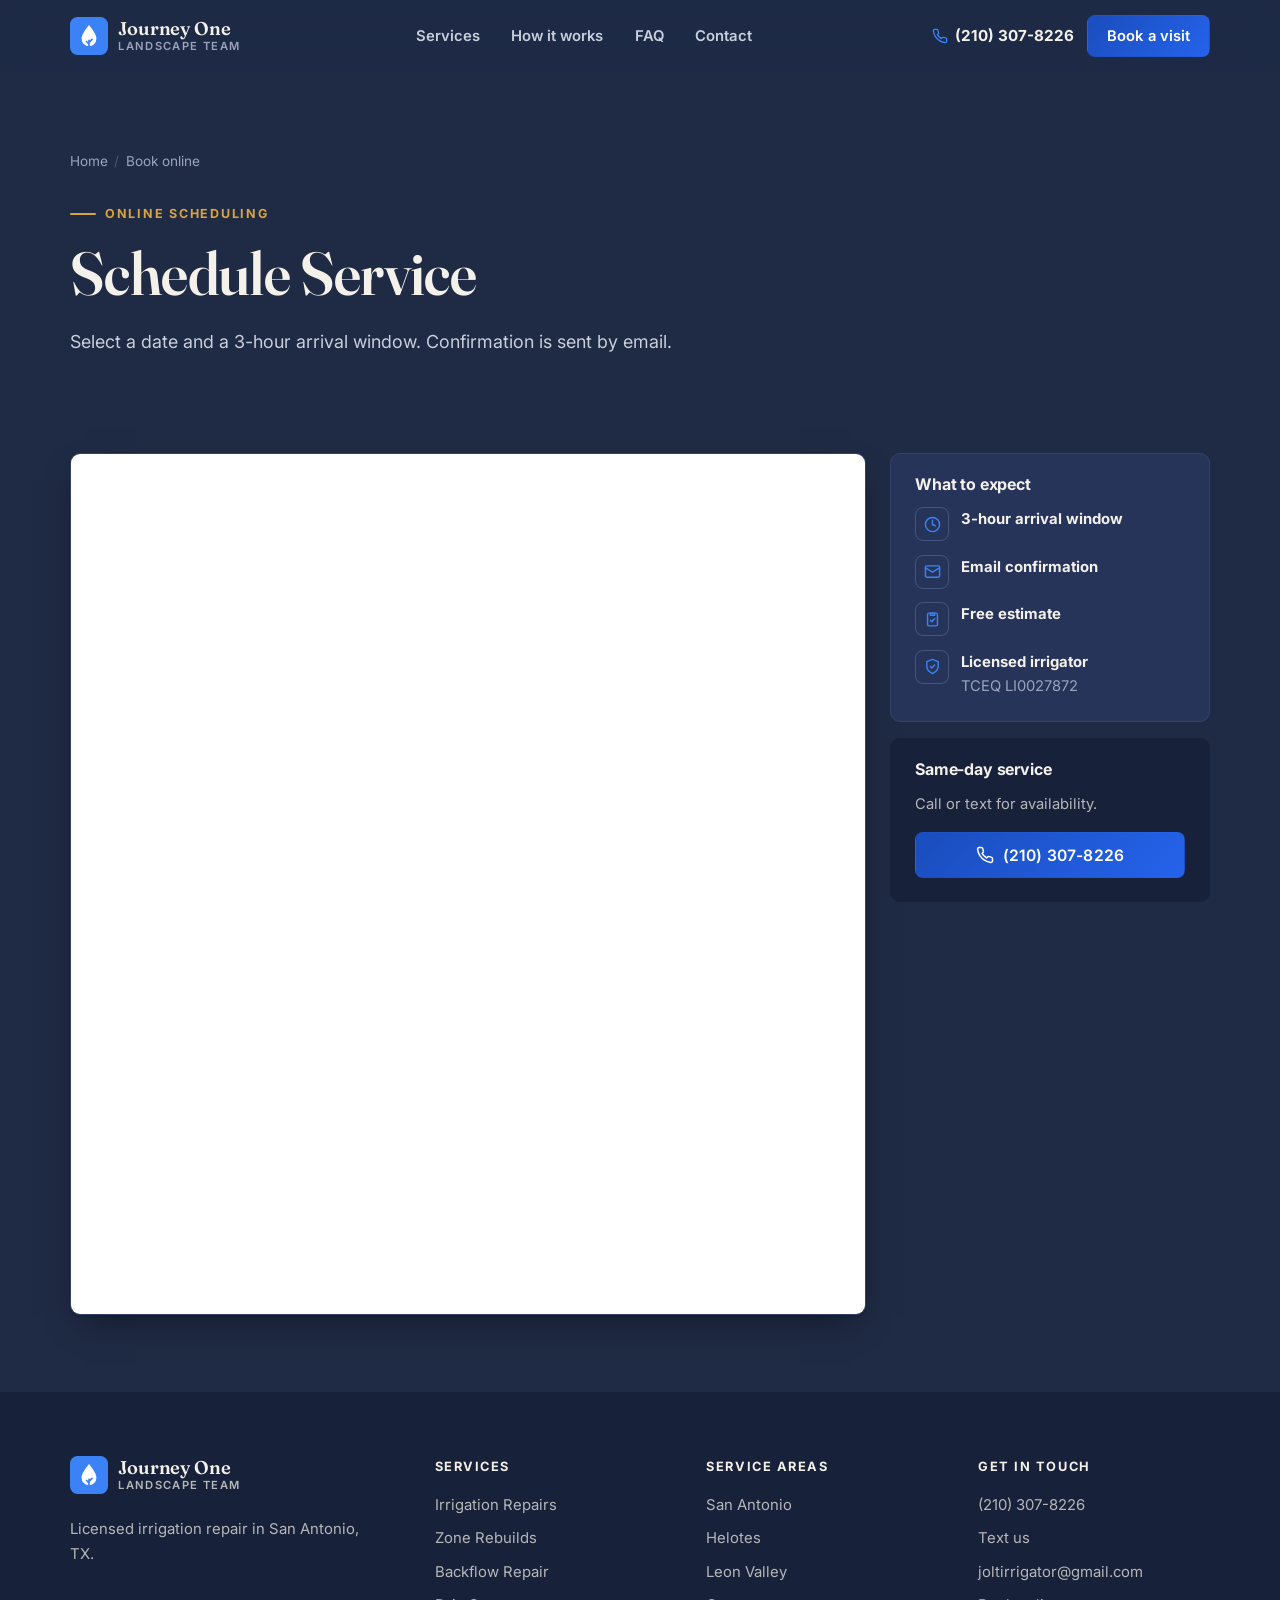
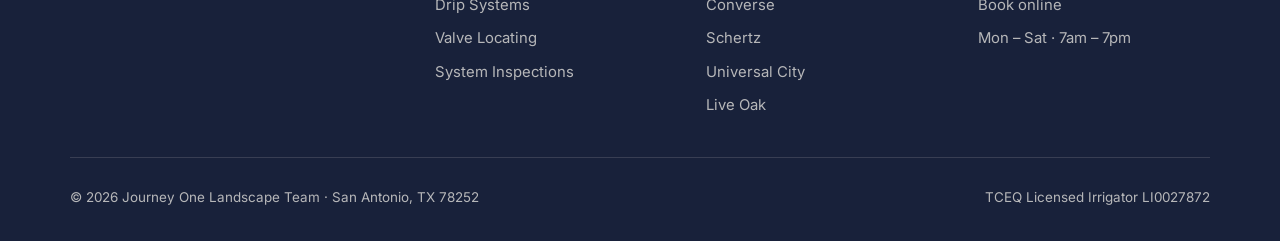
<file: book.html>
<!DOCTYPE html>
<html lang="en">
<head>
  <meta charset="UTF-8" />
  <meta name="viewport" content="width=device-width, initial-scale=1" />
  <title>Book Sprinkler Repair Online in San Antonio | Journey One Landscape Team</title>
  <meta name="description" content="Book an irrigation repair or inspection online. Pick a 3-hour arrival window and get an email as soon as it's confirmed. Licensed irrigator serving San Antonio, TX. (210) 307-8226." />
  <meta name="robots" content="index, follow, max-image-preview:large" />
  <link rel="canonical" href="https://www.journeyonelandscapeteam.com/book" />
  <meta name="theme-color" content="#1f2a44" media="(prefers-color-scheme: light)" />
  <meta name="theme-color" content="#1f2a44" media="(prefers-color-scheme: dark)" />
  <meta property="og:type" content="website" />
  <meta property="og:site_name" content="Journey One Landscape Team" />
  <meta property="og:locale" content="en_US" />
  <meta property="og:title" content="Book Sprinkler Repair Online in San Antonio | Journey One Landscape Team" />
  <meta property="og:description" content="Book an irrigation repair or inspection online. Pick a 3-hour arrival window and get an email as soon as it's confirmed. Licensed irrigator serving San Antonio, TX. (210) 307-8226." />
  <meta property="og:url" content="https://www.journeyonelandscapeteam.com/book" />
  <meta name="twitter:card" content="summary" />
  <meta name="format-detection" content="telephone=yes" />
  <link rel="icon" href="/favicon.svg" type="image/svg+xml" />
  <link rel="icon" href="/favicon-32x32.png" sizes="32x32" type="image/png" />
  <link rel="icon" href="/favicon.ico" sizes="any" />
  <link rel="preconnect" href="https://fonts.googleapis.com" />
  <link rel="preconnect" href="https://fonts.gstatic.com" crossorigin />
  <link rel="stylesheet" href="https://fonts.googleapis.com/css2?family=Fraunces:ital,opsz,wght@0,9..144,500;0,9..144,600;1,9..144,500&family=Inter:wght@400;500;600;700&display=swap" />
  <link rel="stylesheet" href="/styles.css" />
  <script type="application/ld+json">
{
  "@context": "https://schema.org",
  "@type": "BreadcrumbList",
  "itemListElement": [
    {
      "@type": "ListItem",
      "position": 1,
      "name": "Home",
      "item": "https://www.journeyonelandscapeteam.com/"
    },
    {
      "@type": "ListItem",
      "position": 2,
      "name": "Book online",
      "item": "https://www.journeyonelandscapeteam.com/book"
    }
  ]
}
  </script>
</head>
<body>
  <a class="skip" href="#main">Skip to content</a>
  <header class="site-header">
    <div class="wrap header-inner">
      <a class="brand" href="/" aria-label="Journey One Landscape Team, home">
        <svg class="brand-mark" viewBox="0 0 40 40" aria-hidden="true"><rect width="40" height="40" rx="8" fill="var(--leaf)"/><path d="M20 8.5c-5.2 6.6-7.8 10.8-7.8 14.3a7.8 7.8 0 0 0 15.6 0c0-3.5-2.6-7.7-7.8-14.3z" fill="var(--on-leaf)"/><path d="M20 31v-6.5m0 2.2 3.2-3.2M20 28.4l-2.6-2.6" stroke="var(--leaf)" stroke-width="1.8" stroke-linecap="round" fill="none"/></svg>
        <span class="brand-name">Journey One<small>Landscape Team</small></span>
      </a>
      <nav class="nav" aria-label="Main">
        <a href="/#services">Services</a>
        <a href="/#how">How it works</a>
        <a href="/#faq">FAQ</a>
        <a href="/#contact">Contact</a>
      </nav>
      <div class="header-actions">
        <a class="header-phone" href="tel:+12103078226"><svg viewBox="0 0 24 24" fill="none" stroke="currentColor" stroke-width="2" stroke-linecap="round" stroke-linejoin="round" aria-hidden="true"><path d="M22 16.92v3a2 2 0 0 1-2.18 2 19.79 19.79 0 0 1-8.63-3.07 19.5 19.5 0 0 1-6-6 19.79 19.79 0 0 1-3.07-8.67A2 2 0 0 1 4.11 2h3a2 2 0 0 1 2 1.72c.13.96.36 1.9.7 2.81a2 2 0 0 1-.45 2.11L8.09 9.91a16 16 0 0 0 6 6l1.27-1.27a2 2 0 0 1 2.11-.45c.91.34 1.85.57 2.81.7A2 2 0 0 1 22 16.92z"/></svg>(210) 307-8226</a>
        <a class="btn btn-primary" href="/book">Book a visit</a>
        <button class="menu-btn" type="button" aria-expanded="false" aria-controls="mobile-nav" aria-label="Menu"><svg viewBox="0 0 24 24" fill="none" stroke="currentColor" stroke-width="2" stroke-linecap="round" stroke-linejoin="round" aria-hidden="true"><path d="M4 7h16M4 12h16M4 17h16"/></svg></button>
      </div>
    </div>
    <nav class="mobile-nav" id="mobile-nav" aria-label="Mobile">
      <div class="wrap">
        <a href="/#services">Services</a>
        <a href="/#how">How it works</a>
        <a href="/#faq">FAQ</a>
        <a href="/#contact">Contact</a>
        <a href="tel:+12103078226">Call or text (210) 307-8226</a>
        <a class="btn btn-primary" href="/book">Book a visit</a>
      </div>
    </nav>
  </header>

  <main id="main">
  <section class="page-hero">
    <div class="wrap">
      <ol class="crumbs"><li><a href="/">Home</a></li><li>Book online</li></ol>
      <span class="eyebrow">Online Scheduling</span>
      <h1>Schedule Service</h1>
      <p class="lead">Select a date and a 3-hour arrival window. Confirmation is sent by email.</p>
    </div>
  </section>

  <section style="padding-bottom:clamp(3rem,6vw,5rem)">
    <div class="wrap book-layout">
      <div class="book-frame">
        <iframe data-booking src="https://iaf-residential.web.app/book/journey-one-landscape-team?source=website&theme=dark" title="Book a service visit with Journey One Landscape Team" loading="eager"></iframe>
      </div>
      <aside class="book-side">
        <div class="side-card">
          <h3>What to expect</h3>
          <ul class="side-list">
            <li><span class="ic"><svg viewBox="0 0 24 24" fill="none" stroke="currentColor" stroke-width="2" stroke-linecap="round" stroke-linejoin="round" aria-hidden="true"><circle cx="12" cy="12" r="10"/><path d="M12 6v6l4 2"/></svg></span><div><strong>3-hour arrival window</strong></div></li>
            <li><span class="ic"><svg viewBox="0 0 24 24" fill="none" stroke="currentColor" stroke-width="2" stroke-linecap="round" stroke-linejoin="round" aria-hidden="true"><rect x="2" y="4" width="20" height="16" rx="2"/><path d="m22 7-10 6L2 7"/></svg></span><div><strong>Email confirmation</strong></div></li>
            <li><span class="ic"><svg viewBox="0 0 24 24" fill="none" stroke="currentColor" stroke-width="2" stroke-linecap="round" stroke-linejoin="round" aria-hidden="true"><rect x="5" y="3" width="14" height="18" rx="2"/><path d="M9 3h6v3H9z"/><path d="m9 13 2 2 4-4"/></svg></span><div><strong>Free estimate</strong></div></li>
            <li><span class="ic"><svg viewBox="0 0 24 24" fill="none" stroke="currentColor" stroke-width="2" stroke-linecap="round" stroke-linejoin="round" aria-hidden="true"><path d="M12 22s8-4 8-10V5l-8-3-8 3v7c0 6 8 10 8 10z"/><path d="m9 12 2 2 4-4"/></svg></span><div><strong>Licensed irrigator</strong>TCEQ LI0027872</div></li>
          </ul>
        </div>
        <div class="side-card call">
          <h3>Same-day service</h3>
          <p>Call or text for availability.</p>
          <a class="btn btn-light" href="tel:+12103078226"><svg viewBox="0 0 24 24" fill="none" stroke="currentColor" stroke-width="2" stroke-linecap="round" stroke-linejoin="round" aria-hidden="true"><path d="M22 16.92v3a2 2 0 0 1-2.18 2 19.79 19.79 0 0 1-8.63-3.07 19.5 19.5 0 0 1-6-6 19.79 19.79 0 0 1-3.07-8.67A2 2 0 0 1 4.11 2h3a2 2 0 0 1 2 1.72c.13.96.36 1.9.7 2.81a2 2 0 0 1-.45 2.11L8.09 9.91a16 16 0 0 0 6 6l1.27-1.27a2 2 0 0 1 2.11-.45c.91.34 1.85.57 2.81.7A2 2 0 0 1 22 16.92z"/></svg>(210) 307-8226</a>
        </div>
      </aside>
    </div>
  </section>
  </main>

  <footer class="site-footer">
    <div class="wrap">
      <div class="footer-grid">
        <div>
          <a class="brand" href="/"><svg class="brand-mark" viewBox="0 0 40 40" aria-hidden="true"><rect width="40" height="40" rx="8" fill="var(--leaf)"/><path d="M20 8.5c-5.2 6.6-7.8 10.8-7.8 14.3a7.8 7.8 0 0 0 15.6 0c0-3.5-2.6-7.7-7.8-14.3z" fill="var(--on-leaf)"/><path d="M20 31v-6.5m0 2.2 3.2-3.2M20 28.4l-2.6-2.6" stroke="var(--leaf)" stroke-width="1.8" stroke-linecap="round" fill="none"/></svg><span class="brand-name">Journey One<small>Landscape Team</small></span></a>
          <p class="footer-about">Licensed irrigation repair in San Antonio, TX.</p>
        </div>
        <div>
          <h4>Services</h4>
          <ul><li><a href="/#services">Irrigation Repairs</a></li><li><a href="/#services">Zone Rebuilds</a></li><li><a href="/#services">Backflow Repair</a></li><li><a href="/#services">Drip Systems</a></li><li><a href="/#services">Valve Locating</a></li><li><a href="/#services">System Inspections</a></li></ul>
        </div>
        <div>
          <h4>Service areas</h4>
          <ul><li><a href="/">San Antonio</a></li><li><a href="/helotes">Helotes</a></li><li><a href="/leon-valley">Leon Valley</a></li><li><a href="/converse">Converse</a></li><li><a href="/schertz">Schertz</a></li><li><a href="/universal-city">Universal City</a></li><li><a href="/live-oak">Live Oak</a></li></ul>
        </div>
        <div>
          <h4>Get in touch</h4>
          <ul>
            <li><a href="tel:+12103078226">(210) 307-8226</a></li>
            <li><a href="sms:+12103078226">Text us</a></li>
            <li><a href="mailto:joltirrigator@gmail.com">joltirrigator@gmail.com</a></li>
            <li><a href="/book">Book online</a></li>
            <li>Mon – Sat · 7am – 7pm</li>
          </ul>
        </div>
      </div>
      <div class="footer-bottom">
        <span>© <span data-year>2026</span> Journey One Landscape Team · San Antonio, TX 78252</span>
        <span>TCEQ Licensed Irrigator LI0027872</span>
      </div>
    </div>
  </footer>

  <div class="action-bar">
    <a class="btn btn-ghost" href="tel:+12103078226"><svg viewBox="0 0 24 24" fill="none" stroke="currentColor" stroke-width="2" stroke-linecap="round" stroke-linejoin="round" aria-hidden="true"><path d="M22 16.92v3a2 2 0 0 1-2.18 2 19.79 19.79 0 0 1-8.63-3.07 19.5 19.5 0 0 1-6-6 19.79 19.79 0 0 1-3.07-8.67A2 2 0 0 1 4.11 2h3a2 2 0 0 1 2 1.72c.13.96.36 1.9.7 2.81a2 2 0 0 1-.45 2.11L8.09 9.91a16 16 0 0 0 6 6l1.27-1.27a2 2 0 0 1 2.11-.45c.91.34 1.85.57 2.81.7A2 2 0 0 1 22 16.92z"/></svg>Call</a>
    <a class="btn btn-primary" href="/book"><svg viewBox="0 0 24 24" fill="none" stroke="currentColor" stroke-width="2" stroke-linecap="round" stroke-linejoin="round" aria-hidden="true"><rect x="3" y="4" width="18" height="18" rx="2"/><path d="M16 2v4M8 2v4M3 10h18"/></svg>Book</a>
  </div>

  <script src="/site.js" defer></script>
</body>
</html>
</file>
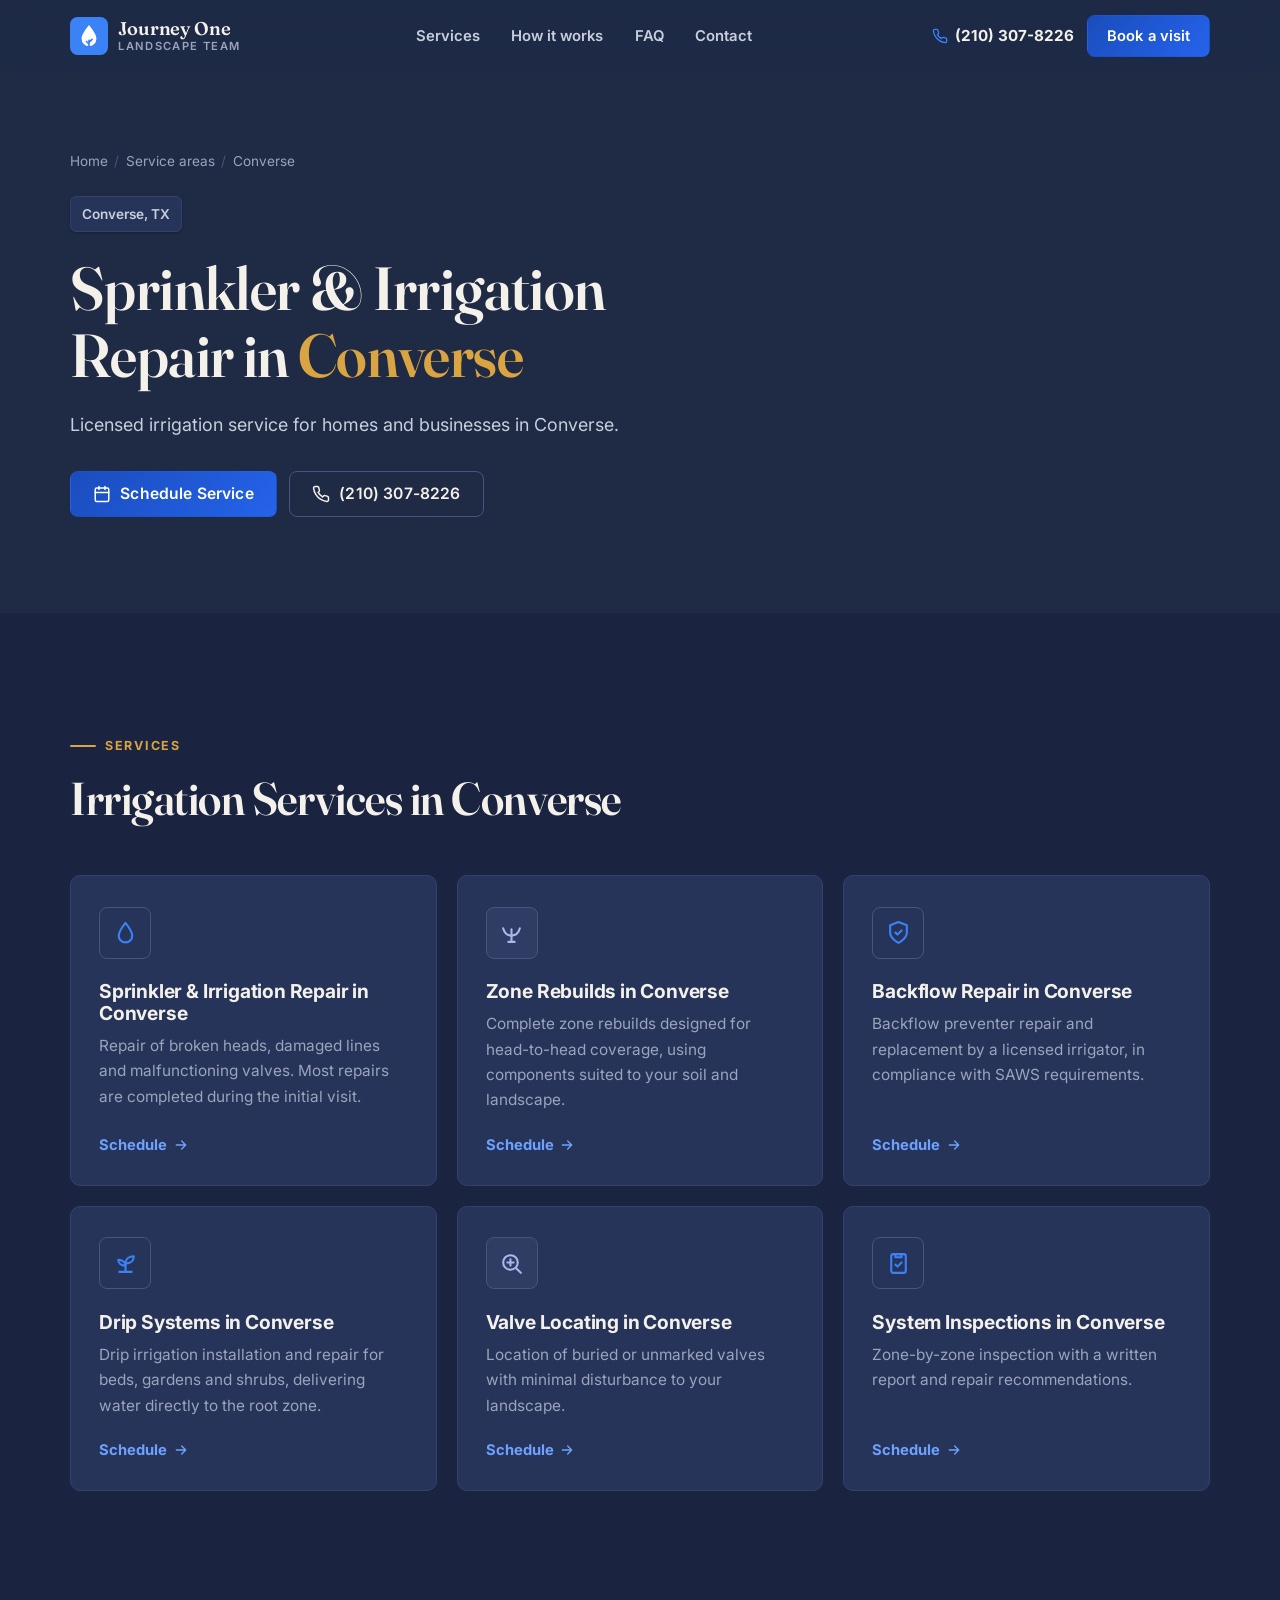
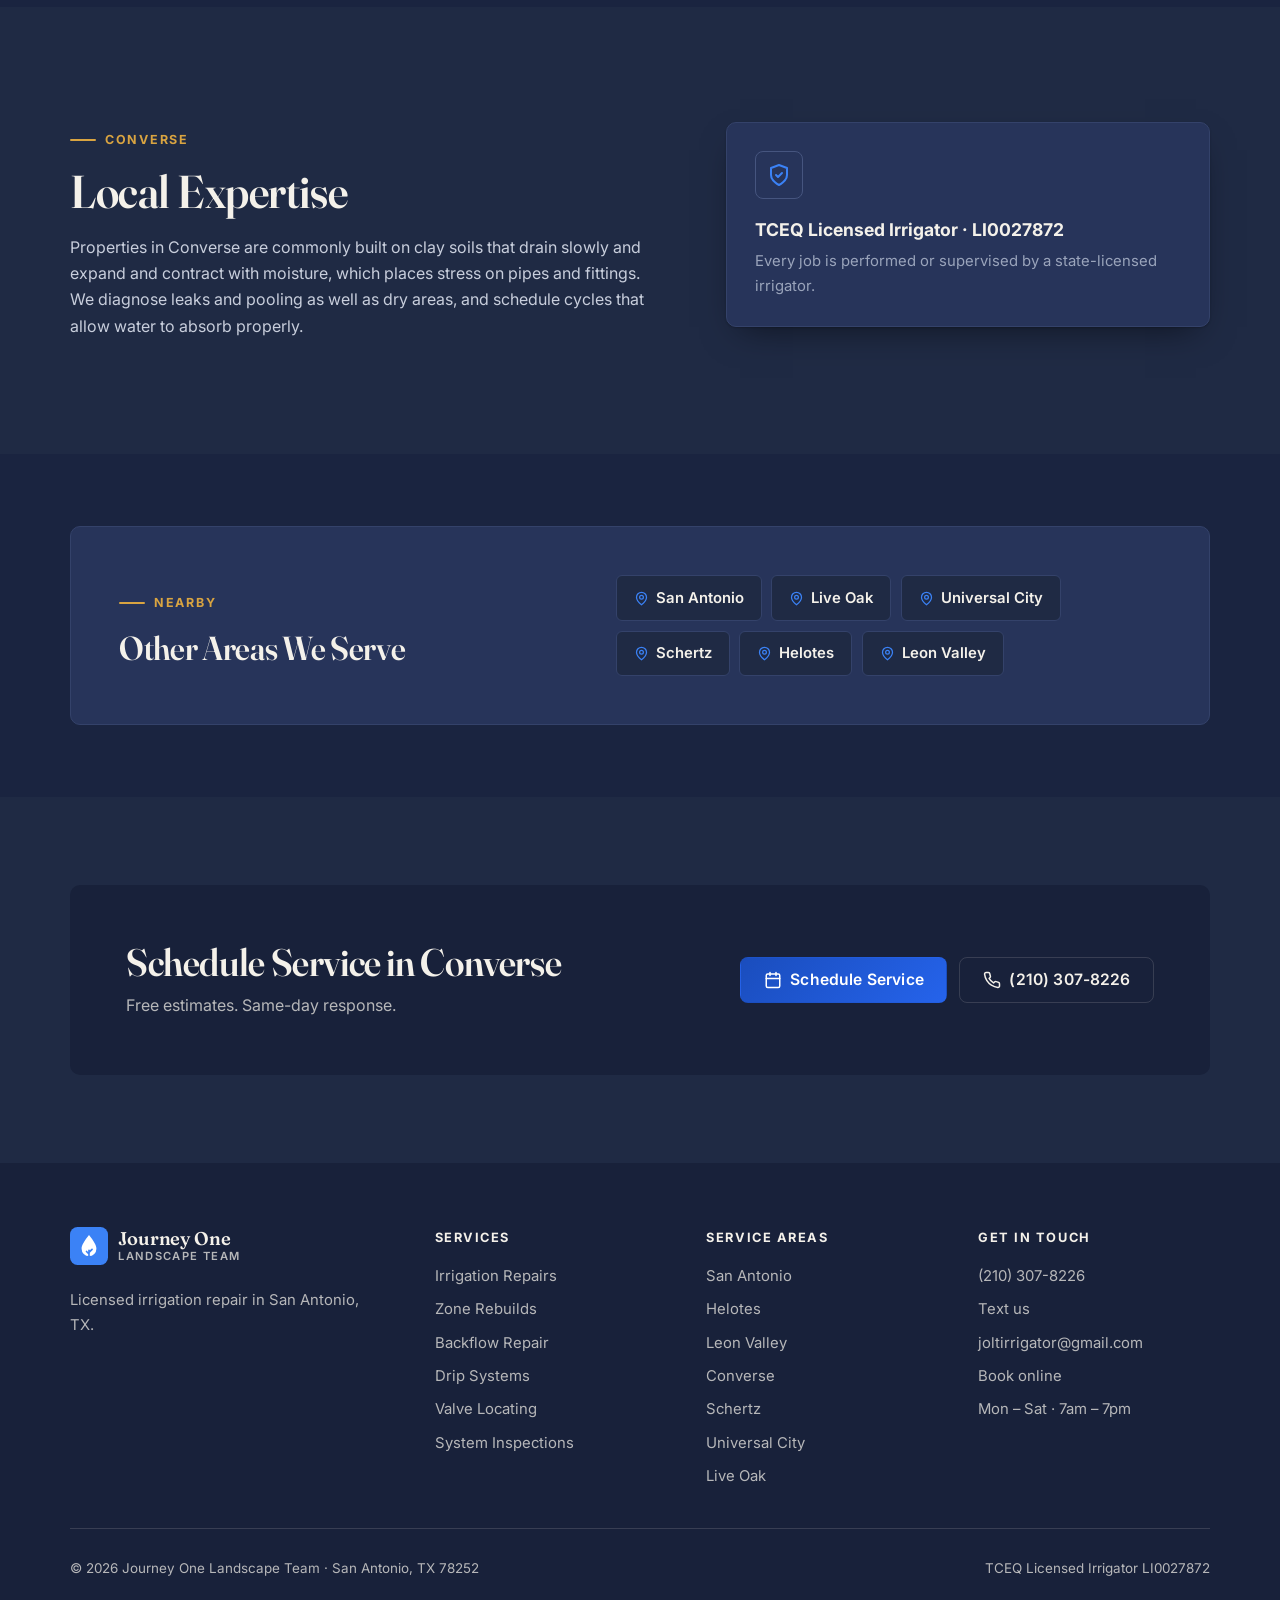
<file: converse.html>
<!DOCTYPE html>
<html lang="en">
<head>
  <meta charset="UTF-8" />
  <meta name="viewport" content="width=device-width, initial-scale=1" />
  <title>Sprinkler &amp; Irrigation Repair in Converse, TX | Journey One Landscape Team</title>
  <meta name="description" content="Licensed sprinkler and irrigation repair in Converse, TX: repairs, zone rebuilds, backflow, drip and valve locating. Free estimates, same-day response. TCEQ LI0027872. Call (210) 307-8226." />
  <meta name="robots" content="index, follow, max-image-preview:large" />
  <link rel="canonical" href="https://www.journeyonelandscapeteam.com/converse" />
  <meta name="theme-color" content="#1f2a44" media="(prefers-color-scheme: light)" />
  <meta name="theme-color" content="#1f2a44" media="(prefers-color-scheme: dark)" />
  <meta property="og:type" content="website" />
  <meta property="og:site_name" content="Journey One Landscape Team" />
  <meta property="og:locale" content="en_US" />
  <meta property="og:title" content="Sprinkler &amp; Irrigation Repair in Converse, TX | Journey One Landscape Team" />
  <meta property="og:description" content="Licensed sprinkler and irrigation repair in Converse, TX: repairs, zone rebuilds, backflow, drip and valve locating. Free estimates, same-day response. TCEQ LI0027872. Call (210) 307-8226." />
  <meta property="og:url" content="https://www.journeyonelandscapeteam.com/converse" />
  <meta name="twitter:card" content="summary" />
  <meta name="format-detection" content="telephone=yes" />
  <link rel="icon" href="/favicon.svg" type="image/svg+xml" />
  <link rel="icon" href="/favicon-32x32.png" sizes="32x32" type="image/png" />
  <link rel="icon" href="/favicon.ico" sizes="any" />
  <link rel="preconnect" href="https://fonts.googleapis.com" />
  <link rel="preconnect" href="https://fonts.gstatic.com" crossorigin />
  <link rel="stylesheet" href="https://fonts.googleapis.com/css2?family=Fraunces:ital,opsz,wght@0,9..144,500;0,9..144,600;1,9..144,500&family=Inter:wght@400;500;600;700&display=swap" />
  <link rel="stylesheet" href="/styles.css" />
  <script type="application/ld+json">
{
  "@context": "https://schema.org",
  "@type": [
    "LocalBusiness",
    "HomeAndConstructionBusiness"
  ],
  "@id": "https://www.journeyonelandscapeteam.com/converse#business",
  "name": "Journey One Landscape Team",
  "url": "https://www.journeyonelandscapeteam.com/converse",
  "telephone": "+12103078226",
  "email": "joltirrigator@gmail.com",
  "priceRange": "$$",
  "description": "Licensed sprinkler and irrigation repair serving Converse, TX. TCEQ Licensed Irrigator LI0027872.",
  "address": {
    "@type": "PostalAddress",
    "addressLocality": "San Antonio",
    "addressRegion": "TX",
    "postalCode": "78252",
    "addressCountry": "US"
  },
  "geo": {
    "@type": "GeoCoordinates",
    "latitude": 29.4241,
    "longitude": -98.4936
  },
  "openingHoursSpecification": [
    {
      "@type": "OpeningHoursSpecification",
      "dayOfWeek": [
        "Monday",
        "Tuesday",
        "Wednesday",
        "Thursday",
        "Friday",
        "Saturday"
      ],
      "opens": "07:00",
      "closes": "19:00"
    }
  ],
  "hasCredential": {
    "@type": "EducationalOccupationalCredential",
    "credentialCategory": "license",
    "name": "TCEQ Licensed Irrigator",
    "identifier": "LI0027872",
    "recognizedBy": {
      "@type": "Organization",
      "name": "Texas Commission on Environmental Quality"
    }
  },
  "potentialAction": {
    "@type": "ReserveAction",
    "target": {
      "@type": "EntryPoint",
      "urlTemplate": "https://www.journeyonelandscapeteam.com/book",
      "actionPlatform": [
        "https://schema.org/DesktopWebPlatform",
        "https://schema.org/MobileWebPlatform"
      ]
    },
    "result": {
      "@type": "Reservation",
      "name": "Irrigation service visit"
    }
  },
  "areaServed": {
    "@type": "City",
    "name": "Converse, TX"
  }
}
  </script>
  <script type="application/ld+json">
{
  "@context": "https://schema.org",
  "@type": "BreadcrumbList",
  "itemListElement": [
    {
      "@type": "ListItem",
      "position": 1,
      "name": "Home",
      "item": "https://www.journeyonelandscapeteam.com/"
    },
    {
      "@type": "ListItem",
      "position": 2,
      "name": "Converse, TX",
      "item": "https://www.journeyonelandscapeteam.com/converse"
    }
  ]
}
  </script>
</head>
<body>
  <a class="skip" href="#main">Skip to content</a>
  <header class="site-header">
    <div class="wrap header-inner">
      <a class="brand" href="/" aria-label="Journey One Landscape Team, home">
        <svg class="brand-mark" viewBox="0 0 40 40" aria-hidden="true"><rect width="40" height="40" rx="8" fill="var(--leaf)"/><path d="M20 8.5c-5.2 6.6-7.8 10.8-7.8 14.3a7.8 7.8 0 0 0 15.6 0c0-3.5-2.6-7.7-7.8-14.3z" fill="var(--on-leaf)"/><path d="M20 31v-6.5m0 2.2 3.2-3.2M20 28.4l-2.6-2.6" stroke="var(--leaf)" stroke-width="1.8" stroke-linecap="round" fill="none"/></svg>
        <span class="brand-name">Journey One<small>Landscape Team</small></span>
      </a>
      <nav class="nav" aria-label="Main">
        <a href="/#services">Services</a>
        <a href="/#how">How it works</a>
        <a href="/#faq">FAQ</a>
        <a href="/#contact">Contact</a>
      </nav>
      <div class="header-actions">
        <a class="header-phone" href="tel:+12103078226"><svg viewBox="0 0 24 24" fill="none" stroke="currentColor" stroke-width="2" stroke-linecap="round" stroke-linejoin="round" aria-hidden="true"><path d="M22 16.92v3a2 2 0 0 1-2.18 2 19.79 19.79 0 0 1-8.63-3.07 19.5 19.5 0 0 1-6-6 19.79 19.79 0 0 1-3.07-8.67A2 2 0 0 1 4.11 2h3a2 2 0 0 1 2 1.72c.13.96.36 1.9.7 2.81a2 2 0 0 1-.45 2.11L8.09 9.91a16 16 0 0 0 6 6l1.27-1.27a2 2 0 0 1 2.11-.45c.91.34 1.85.57 2.81.7A2 2 0 0 1 22 16.92z"/></svg>(210) 307-8226</a>
        <a class="btn btn-primary" href="/book">Book a visit</a>
        <button class="menu-btn" type="button" aria-expanded="false" aria-controls="mobile-nav" aria-label="Menu"><svg viewBox="0 0 24 24" fill="none" stroke="currentColor" stroke-width="2" stroke-linecap="round" stroke-linejoin="round" aria-hidden="true"><path d="M4 7h16M4 12h16M4 17h16"/></svg></button>
      </div>
    </div>
    <nav class="mobile-nav" id="mobile-nav" aria-label="Mobile">
      <div class="wrap">
        <a href="/#services">Services</a>
        <a href="/#how">How it works</a>
        <a href="/#faq">FAQ</a>
        <a href="/#contact">Contact</a>
        <a href="tel:+12103078226">Call or text (210) 307-8226</a>
        <a class="btn btn-primary" href="/book">Book a visit</a>
      </div>
    </nav>
  </header>

  <main id="main">
  <section class="page-hero">
    <div class="wrap">
      <ol class="crumbs"><li><a href="/">Home</a></li><li>Service areas</li><li>Converse</li></ol>
      <span class="hero-tag"><span class="dot"><svg viewBox="0 0 24 24" fill="none" stroke="currentColor" stroke-width="2" stroke-linecap="round" stroke-linejoin="round" aria-hidden="true"><path d="M20 10c0 6-8 12-8 12s-8-6-8-12a8 8 0 0 1 16 0z"/><circle cx="12" cy="10" r="3"/></svg></span>Converse, TX</span>
      <h1>Sprinkler &amp; Irrigation Repair in <em>Converse</em></h1>
      <p class="lead">Licensed irrigation service for homes and businesses in Converse.</p>
      <div class="hero-cta">
        <a class="btn btn-primary" href="/book"><svg viewBox="0 0 24 24" fill="none" stroke="currentColor" stroke-width="2" stroke-linecap="round" stroke-linejoin="round" aria-hidden="true"><rect x="3" y="4" width="18" height="18" rx="2"/><path d="M16 2v4M8 2v4M3 10h18"/></svg>Schedule Service</a>
        <a class="btn btn-ghost" href="tel:+12103078226"><svg viewBox="0 0 24 24" fill="none" stroke="currentColor" stroke-width="2" stroke-linecap="round" stroke-linejoin="round" aria-hidden="true"><path d="M22 16.92v3a2 2 0 0 1-2.18 2 19.79 19.79 0 0 1-8.63-3.07 19.5 19.5 0 0 1-6-6 19.79 19.79 0 0 1-3.07-8.67A2 2 0 0 1 4.11 2h3a2 2 0 0 1 2 1.72c.13.96.36 1.9.7 2.81a2 2 0 0 1-.45 2.11L8.09 9.91a16 16 0 0 0 6 6l1.27-1.27a2 2 0 0 1 2.11-.45c.91.34 1.85.57 2.81.7A2 2 0 0 1 22 16.92z"/></svg>(210) 307-8226</a>
      </div>
    </div>
  </section>

  <section class="section alt">
    <div class="wrap">
      <div class="section-head reveal">
        <span class="eyebrow">Services</span>
        <h2>Irrigation Services in Converse</h2>
      </div>
      <div class="services-grid">
        <article class="service reveal">
          <div class="ic"><svg viewBox="0 0 24 24" fill="none" stroke="currentColor" stroke-width="2" stroke-linecap="round" stroke-linejoin="round" aria-hidden="true"><path d="M12 2.7C7.5 8.4 5.5 12 5.5 15a6.5 6.5 0 0 0 13 0c0-3-2-6.6-6.5-12.3z"/></svg></div>
          <h3>Sprinkler & Irrigation Repair in Converse</h3>
          <p>Repair of broken heads, damaged lines and malfunctioning valves. Most repairs are completed during the initial visit.</p>
          <a class="text-link" href="/book">Schedule <svg viewBox="0 0 24 24" fill="none" stroke="currentColor" stroke-width="2" stroke-linecap="round" stroke-linejoin="round" stroke-width="2.25" aria-hidden="true"><path d="M5 12h14M13 6l6 6-6 6"/></svg></a>
        </article>
        <article class="service reveal">
          <div class="ic"><svg viewBox="0 0 24 24" fill="none" stroke="currentColor" stroke-width="2" stroke-linecap="round" stroke-linejoin="round" aria-hidden="true"><path d="M12 21v-6"/><path d="M9 21h6"/><path d="M12 15c-4 0-7-3-8-7"/><path d="M12 15c4 0 7-3 8-7"/><path d="M12 15V9"/></svg></div>
          <h3>Zone Rebuilds in Converse</h3>
          <p>Complete zone rebuilds designed for head-to-head coverage, using components suited to your soil and landscape.</p>
          <a class="text-link" href="/book">Schedule <svg viewBox="0 0 24 24" fill="none" stroke="currentColor" stroke-width="2" stroke-linecap="round" stroke-linejoin="round" stroke-width="2.25" aria-hidden="true"><path d="M5 12h14M13 6l6 6-6 6"/></svg></a>
        </article>
        <article class="service reveal">
          <div class="ic"><svg viewBox="0 0 24 24" fill="none" stroke="currentColor" stroke-width="2" stroke-linecap="round" stroke-linejoin="round" aria-hidden="true"><path d="M12 22s8-4 8-10V5l-8-3-8 3v7c0 6 8 10 8 10z"/><path d="m9 12 2 2 4-4"/></svg></div>
          <h3>Backflow Repair in Converse</h3>
          <p>Backflow preventer repair and replacement by a licensed irrigator, in compliance with SAWS requirements.</p>
          <a class="text-link" href="/book">Schedule <svg viewBox="0 0 24 24" fill="none" stroke="currentColor" stroke-width="2" stroke-linecap="round" stroke-linejoin="round" stroke-width="2.25" aria-hidden="true"><path d="M5 12h14M13 6l6 6-6 6"/></svg></a>
        </article>
        <article class="service reveal">
          <div class="ic"><svg viewBox="0 0 24 24" fill="none" stroke="currentColor" stroke-width="2" stroke-linecap="round" stroke-linejoin="round" aria-hidden="true"><path d="M12 20v-8"/><path d="M12 12c0-4 3-7 8-7 0 4-3 7-8 7z"/><path d="M12 14c0-3-2.5-5.5-7-5.5 0 3 2.5 5.5 7 5.5z"/><path d="M6 20h12"/></svg></div>
          <h3>Drip Systems in Converse</h3>
          <p>Drip irrigation installation and repair for beds, gardens and shrubs, delivering water directly to the root zone.</p>
          <a class="text-link" href="/book">Schedule <svg viewBox="0 0 24 24" fill="none" stroke="currentColor" stroke-width="2" stroke-linecap="round" stroke-linejoin="round" stroke-width="2.25" aria-hidden="true"><path d="M5 12h14M13 6l6 6-6 6"/></svg></a>
        </article>
        <article class="service reveal">
          <div class="ic"><svg viewBox="0 0 24 24" fill="none" stroke="currentColor" stroke-width="2" stroke-linecap="round" stroke-linejoin="round" aria-hidden="true"><circle cx="11" cy="11" r="7"/><path d="m21 21-4.3-4.3"/><path d="M11 8v6M8 11h6"/></svg></div>
          <h3>Valve Locating in Converse</h3>
          <p>Location of buried or unmarked valves with minimal disturbance to your landscape.</p>
          <a class="text-link" href="/book">Schedule <svg viewBox="0 0 24 24" fill="none" stroke="currentColor" stroke-width="2" stroke-linecap="round" stroke-linejoin="round" stroke-width="2.25" aria-hidden="true"><path d="M5 12h14M13 6l6 6-6 6"/></svg></a>
        </article>
        <article class="service reveal">
          <div class="ic"><svg viewBox="0 0 24 24" fill="none" stroke="currentColor" stroke-width="2" stroke-linecap="round" stroke-linejoin="round" aria-hidden="true"><rect x="5" y="3" width="14" height="18" rx="2"/><path d="M9 3h6v3H9z"/><path d="m9 13 2 2 4-4"/></svg></div>
          <h3>System Inspections in Converse</h3>
          <p>Zone-by-zone inspection with a written report and repair recommendations.</p>
          <a class="text-link" href="/book">Schedule <svg viewBox="0 0 24 24" fill="none" stroke="currentColor" stroke-width="2" stroke-linecap="round" stroke-linejoin="round" stroke-width="2.25" aria-hidden="true"><path d="M5 12h14M13 6l6 6-6 6"/></svg></a>
        </article>
      </div>
    </div>
  </section>

  <section class="section">
    <div class="wrap local-note">
      <div class="prose reveal">
        <span class="eyebrow">Converse</span>
        <h2>Local Expertise</h2>
        <p style="margin-top:1rem">Properties in Converse are commonly built on clay soils that drain slowly and expand and contract with moisture, which places stress on pipes and fittings. We diagnose leaks and pooling as well as dry areas, and schedule cycles that allow water to absorb properly.</p>
      </div>
      <div class="license-card reveal">
        <span class="ic"><svg viewBox="0 0 24 24" fill="none" stroke="currentColor" stroke-width="2" stroke-linecap="round" stroke-linejoin="round" aria-hidden="true"><path d="M12 22s8-4 8-10V5l-8-3-8 3v7c0 6 8 10 8 10z"/><path d="m9 12 2 2 4-4"/></svg></span>
        <strong>TCEQ Licensed Irrigator · LI0027872</strong>
        <p>Every job is performed or supervised by a state-licensed irrigator.</p>
      </div>
    </div>
  </section>

  <section class="section alt" style="padding-block:clamp(3rem,6vw,4.5rem)">
    <div class="wrap">
      <div class="areas-card reveal">
        <div>
          <span class="eyebrow">Nearby</span>
          <h2 style="font-size:clamp(1.6rem,2.6vw,2.1rem)">Other Areas We Serve</h2>
        </div>
        <ul class="chips">
          <li><a class="chip" href="/"><svg viewBox="0 0 24 24" fill="none" stroke="currentColor" stroke-width="2" stroke-linecap="round" stroke-linejoin="round" aria-hidden="true"><path d="M20 10c0 6-8 12-8 12s-8-6-8-12a8 8 0 0 1 16 0z"/><circle cx="12" cy="10" r="3"/></svg>San Antonio</a></li>
          <li><a class="chip" href="/live-oak"><svg viewBox="0 0 24 24" fill="none" stroke="currentColor" stroke-width="2" stroke-linecap="round" stroke-linejoin="round" aria-hidden="true"><path d="M20 10c0 6-8 12-8 12s-8-6-8-12a8 8 0 0 1 16 0z"/><circle cx="12" cy="10" r="3"/></svg>Live Oak</a></li>
          <li><a class="chip" href="/universal-city"><svg viewBox="0 0 24 24" fill="none" stroke="currentColor" stroke-width="2" stroke-linecap="round" stroke-linejoin="round" aria-hidden="true"><path d="M20 10c0 6-8 12-8 12s-8-6-8-12a8 8 0 0 1 16 0z"/><circle cx="12" cy="10" r="3"/></svg>Universal City</a></li>
          <li><a class="chip" href="/schertz"><svg viewBox="0 0 24 24" fill="none" stroke="currentColor" stroke-width="2" stroke-linecap="round" stroke-linejoin="round" aria-hidden="true"><path d="M20 10c0 6-8 12-8 12s-8-6-8-12a8 8 0 0 1 16 0z"/><circle cx="12" cy="10" r="3"/></svg>Schertz</a></li>
          <li><a class="chip" href="/helotes"><svg viewBox="0 0 24 24" fill="none" stroke="currentColor" stroke-width="2" stroke-linecap="round" stroke-linejoin="round" aria-hidden="true"><path d="M20 10c0 6-8 12-8 12s-8-6-8-12a8 8 0 0 1 16 0z"/><circle cx="12" cy="10" r="3"/></svg>Helotes</a></li>
          <li><a class="chip" href="/leon-valley"><svg viewBox="0 0 24 24" fill="none" stroke="currentColor" stroke-width="2" stroke-linecap="round" stroke-linejoin="round" aria-hidden="true"><path d="M20 10c0 6-8 12-8 12s-8-6-8-12a8 8 0 0 1 16 0z"/><circle cx="12" cy="10" r="3"/></svg>Leon Valley</a></li>
        </ul>
      </div>
    </div>
  </section>

  <section class="cta-band">
    <div class="wrap">
      <div class="cta-card reveal">
        <div>
          <h2>Schedule Service in Converse</h2>
          <p>Free estimates. Same-day response.</p>
        </div>
        <div class="cta-actions">
          <a class="btn btn-light" href="/book"><svg viewBox="0 0 24 24" fill="none" stroke="currentColor" stroke-width="2" stroke-linecap="round" stroke-linejoin="round" aria-hidden="true"><rect x="3" y="4" width="18" height="18" rx="2"/><path d="M16 2v4M8 2v4M3 10h18"/></svg>Schedule Service</a>
          <a class="btn btn-outline-light" href="tel:+12103078226"><svg viewBox="0 0 24 24" fill="none" stroke="currentColor" stroke-width="2" stroke-linecap="round" stroke-linejoin="round" aria-hidden="true"><path d="M22 16.92v3a2 2 0 0 1-2.18 2 19.79 19.79 0 0 1-8.63-3.07 19.5 19.5 0 0 1-6-6 19.79 19.79 0 0 1-3.07-8.67A2 2 0 0 1 4.11 2h3a2 2 0 0 1 2 1.72c.13.96.36 1.9.7 2.81a2 2 0 0 1-.45 2.11L8.09 9.91a16 16 0 0 0 6 6l1.27-1.27a2 2 0 0 1 2.11-.45c.91.34 1.85.57 2.81.7A2 2 0 0 1 22 16.92z"/></svg>(210) 307-8226</a>
        </div>
      </div>
    </div>
  </section>
  </main>

  <footer class="site-footer">
    <div class="wrap">
      <div class="footer-grid">
        <div>
          <a class="brand" href="/"><svg class="brand-mark" viewBox="0 0 40 40" aria-hidden="true"><rect width="40" height="40" rx="8" fill="var(--leaf)"/><path d="M20 8.5c-5.2 6.6-7.8 10.8-7.8 14.3a7.8 7.8 0 0 0 15.6 0c0-3.5-2.6-7.7-7.8-14.3z" fill="var(--on-leaf)"/><path d="M20 31v-6.5m0 2.2 3.2-3.2M20 28.4l-2.6-2.6" stroke="var(--leaf)" stroke-width="1.8" stroke-linecap="round" fill="none"/></svg><span class="brand-name">Journey One<small>Landscape Team</small></span></a>
          <p class="footer-about">Licensed irrigation repair in San Antonio, TX.</p>
        </div>
        <div>
          <h4>Services</h4>
          <ul><li><a href="/#services">Irrigation Repairs</a></li><li><a href="/#services">Zone Rebuilds</a></li><li><a href="/#services">Backflow Repair</a></li><li><a href="/#services">Drip Systems</a></li><li><a href="/#services">Valve Locating</a></li><li><a href="/#services">System Inspections</a></li></ul>
        </div>
        <div>
          <h4>Service areas</h4>
          <ul><li><a href="/">San Antonio</a></li><li><a href="/helotes">Helotes</a></li><li><a href="/leon-valley">Leon Valley</a></li><li><a href="/converse">Converse</a></li><li><a href="/schertz">Schertz</a></li><li><a href="/universal-city">Universal City</a></li><li><a href="/live-oak">Live Oak</a></li></ul>
        </div>
        <div>
          <h4>Get in touch</h4>
          <ul>
            <li><a href="tel:+12103078226">(210) 307-8226</a></li>
            <li><a href="sms:+12103078226">Text us</a></li>
            <li><a href="mailto:joltirrigator@gmail.com">joltirrigator@gmail.com</a></li>
            <li><a href="/book">Book online</a></li>
            <li>Mon – Sat · 7am – 7pm</li>
          </ul>
        </div>
      </div>
      <div class="footer-bottom">
        <span>© <span data-year>2026</span> Journey One Landscape Team · San Antonio, TX 78252</span>
        <span>TCEQ Licensed Irrigator LI0027872</span>
      </div>
    </div>
  </footer>

  <div class="action-bar">
    <a class="btn btn-ghost" href="tel:+12103078226"><svg viewBox="0 0 24 24" fill="none" stroke="currentColor" stroke-width="2" stroke-linecap="round" stroke-linejoin="round" aria-hidden="true"><path d="M22 16.92v3a2 2 0 0 1-2.18 2 19.79 19.79 0 0 1-8.63-3.07 19.5 19.5 0 0 1-6-6 19.79 19.79 0 0 1-3.07-8.67A2 2 0 0 1 4.11 2h3a2 2 0 0 1 2 1.72c.13.96.36 1.9.7 2.81a2 2 0 0 1-.45 2.11L8.09 9.91a16 16 0 0 0 6 6l1.27-1.27a2 2 0 0 1 2.11-.45c.91.34 1.85.57 2.81.7A2 2 0 0 1 22 16.92z"/></svg>Call</a>
    <a class="btn btn-primary" href="/book"><svg viewBox="0 0 24 24" fill="none" stroke="currentColor" stroke-width="2" stroke-linecap="round" stroke-linejoin="round" aria-hidden="true"><rect x="3" y="4" width="18" height="18" rx="2"/><path d="M16 2v4M8 2v4M3 10h18"/></svg>Book</a>
  </div>

  <script src="/site.js" defer></script>
</body>
</html>
</file>
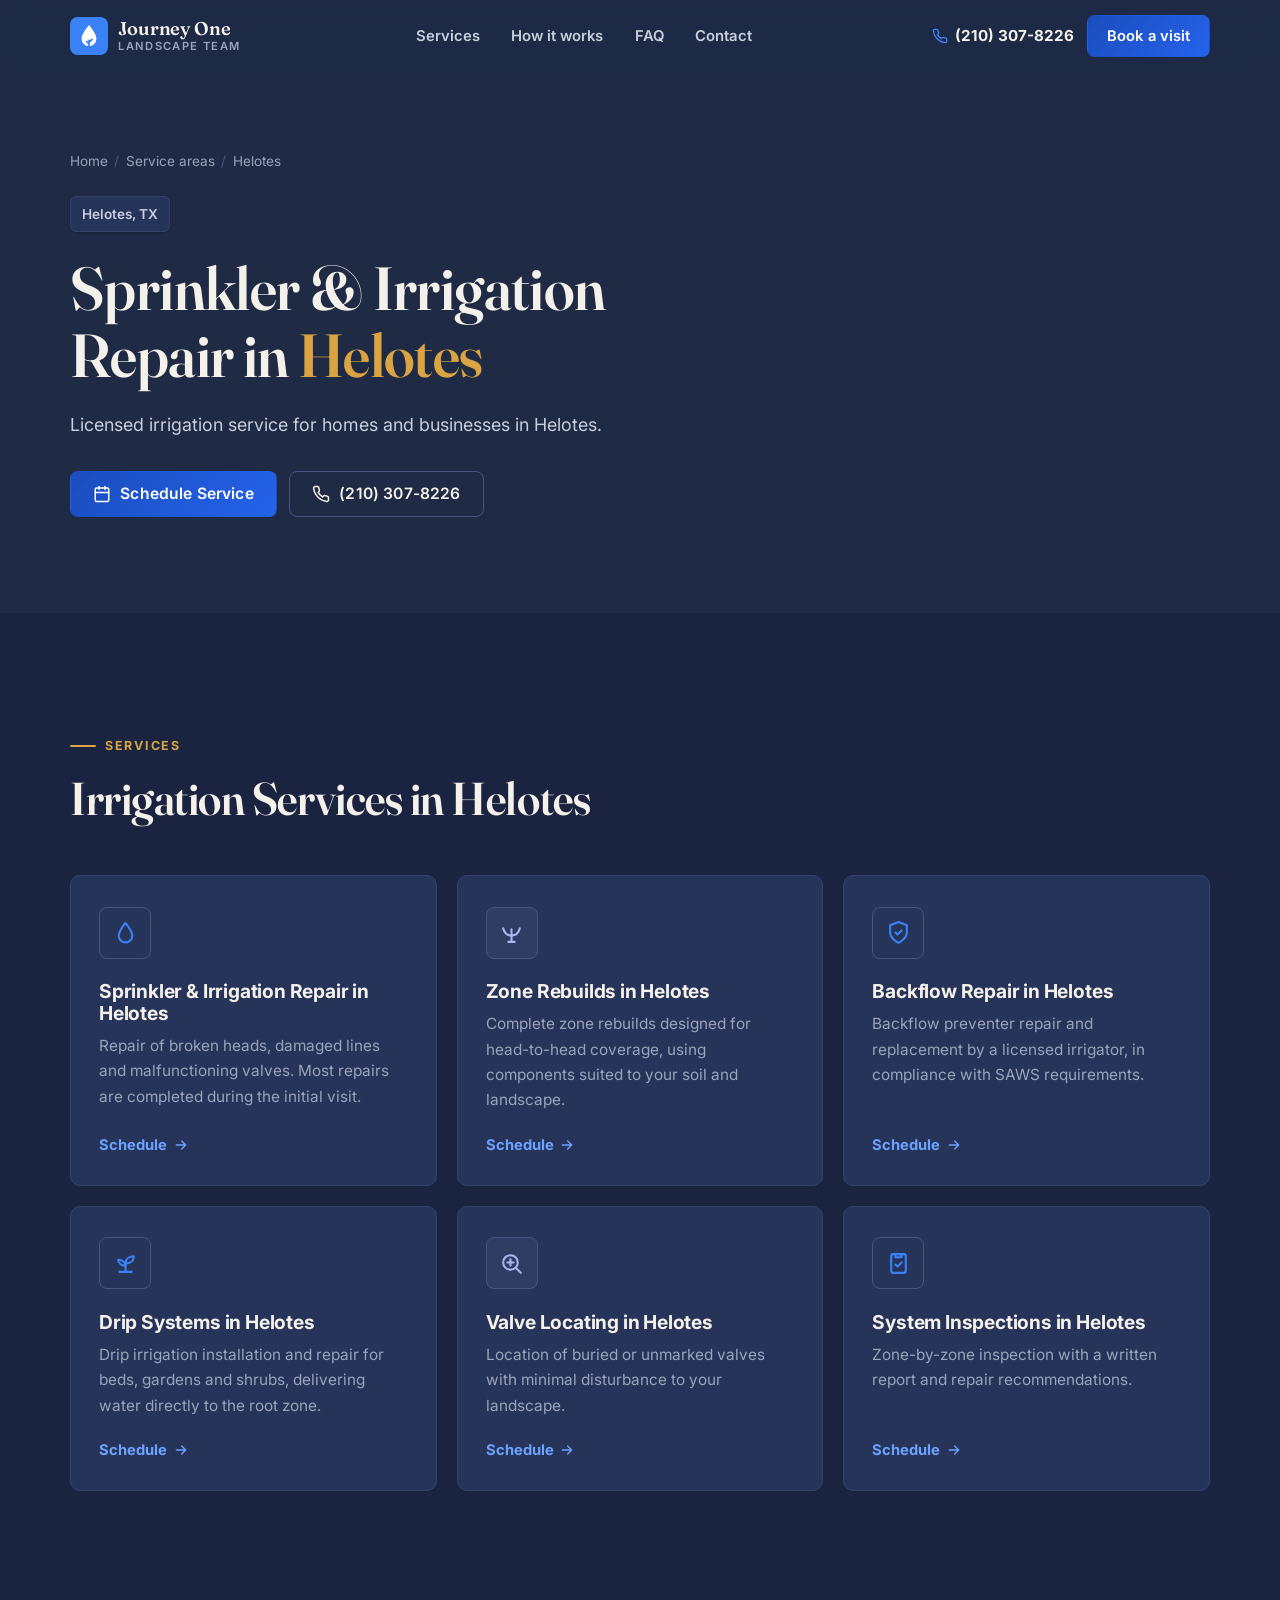
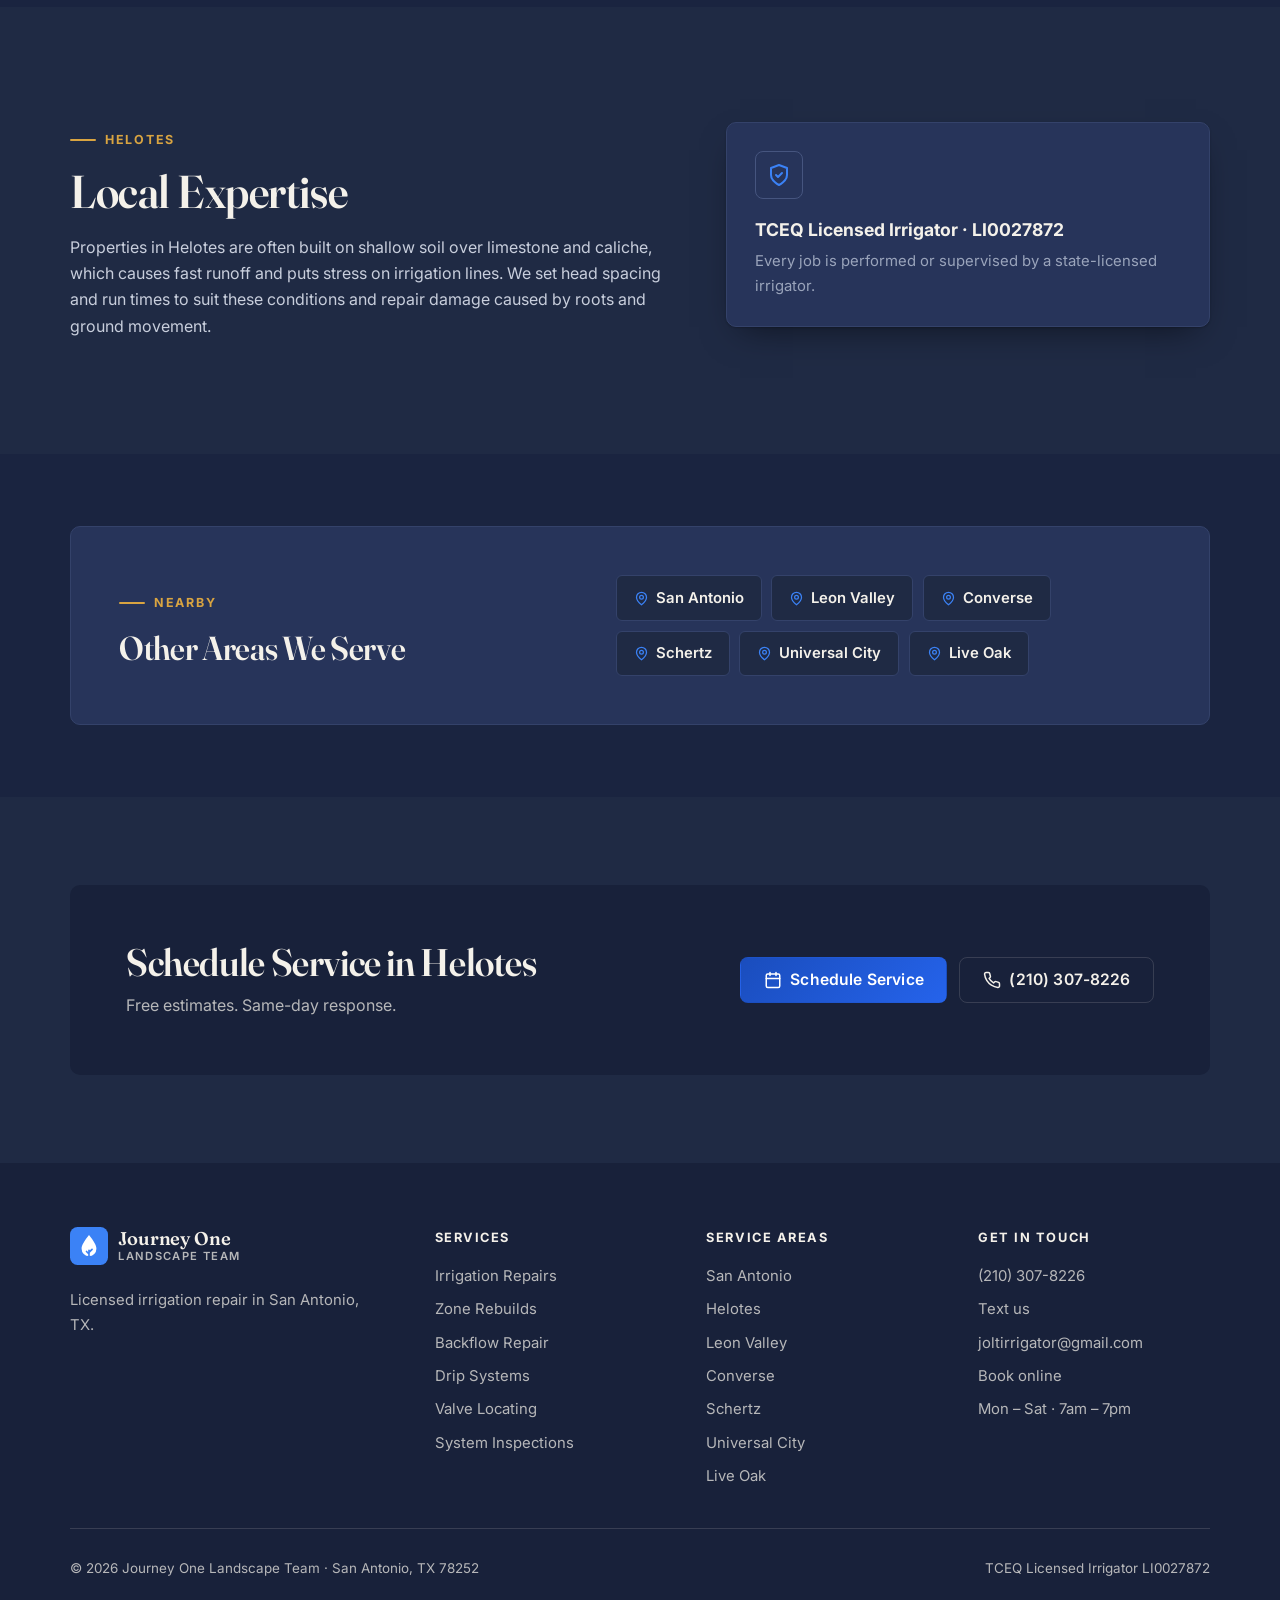
<file: helotes.html>
<!DOCTYPE html>
<html lang="en">
<head>
  <meta charset="UTF-8" />
  <meta name="viewport" content="width=device-width, initial-scale=1" />
  <title>Sprinkler &amp; Irrigation Repair in Helotes, TX | Journey One Landscape Team</title>
  <meta name="description" content="Licensed sprinkler and irrigation repair in Helotes, TX: repairs, zone rebuilds, backflow, drip and valve locating. Free estimates, same-day response. TCEQ LI0027872. Call (210) 307-8226." />
  <meta name="robots" content="index, follow, max-image-preview:large" />
  <link rel="canonical" href="https://www.journeyonelandscapeteam.com/helotes" />
  <meta name="theme-color" content="#1f2a44" media="(prefers-color-scheme: light)" />
  <meta name="theme-color" content="#1f2a44" media="(prefers-color-scheme: dark)" />
  <meta property="og:type" content="website" />
  <meta property="og:site_name" content="Journey One Landscape Team" />
  <meta property="og:locale" content="en_US" />
  <meta property="og:title" content="Sprinkler &amp; Irrigation Repair in Helotes, TX | Journey One Landscape Team" />
  <meta property="og:description" content="Licensed sprinkler and irrigation repair in Helotes, TX: repairs, zone rebuilds, backflow, drip and valve locating. Free estimates, same-day response. TCEQ LI0027872. Call (210) 307-8226." />
  <meta property="og:url" content="https://www.journeyonelandscapeteam.com/helotes" />
  <meta name="twitter:card" content="summary" />
  <meta name="format-detection" content="telephone=yes" />
  <link rel="icon" href="/favicon.svg" type="image/svg+xml" />
  <link rel="icon" href="/favicon-32x32.png" sizes="32x32" type="image/png" />
  <link rel="icon" href="/favicon.ico" sizes="any" />
  <link rel="preconnect" href="https://fonts.googleapis.com" />
  <link rel="preconnect" href="https://fonts.gstatic.com" crossorigin />
  <link rel="stylesheet" href="https://fonts.googleapis.com/css2?family=Fraunces:ital,opsz,wght@0,9..144,500;0,9..144,600;1,9..144,500&family=Inter:wght@400;500;600;700&display=swap" />
  <link rel="stylesheet" href="/styles.css" />
  <script type="application/ld+json">
{
  "@context": "https://schema.org",
  "@type": [
    "LocalBusiness",
    "HomeAndConstructionBusiness"
  ],
  "@id": "https://www.journeyonelandscapeteam.com/helotes#business",
  "name": "Journey One Landscape Team",
  "url": "https://www.journeyonelandscapeteam.com/helotes",
  "telephone": "+12103078226",
  "email": "joltirrigator@gmail.com",
  "priceRange": "$$",
  "description": "Licensed sprinkler and irrigation repair serving Helotes, TX. TCEQ Licensed Irrigator LI0027872.",
  "address": {
    "@type": "PostalAddress",
    "addressLocality": "San Antonio",
    "addressRegion": "TX",
    "postalCode": "78252",
    "addressCountry": "US"
  },
  "geo": {
    "@type": "GeoCoordinates",
    "latitude": 29.4241,
    "longitude": -98.4936
  },
  "openingHoursSpecification": [
    {
      "@type": "OpeningHoursSpecification",
      "dayOfWeek": [
        "Monday",
        "Tuesday",
        "Wednesday",
        "Thursday",
        "Friday",
        "Saturday"
      ],
      "opens": "07:00",
      "closes": "19:00"
    }
  ],
  "hasCredential": {
    "@type": "EducationalOccupationalCredential",
    "credentialCategory": "license",
    "name": "TCEQ Licensed Irrigator",
    "identifier": "LI0027872",
    "recognizedBy": {
      "@type": "Organization",
      "name": "Texas Commission on Environmental Quality"
    }
  },
  "potentialAction": {
    "@type": "ReserveAction",
    "target": {
      "@type": "EntryPoint",
      "urlTemplate": "https://www.journeyonelandscapeteam.com/book",
      "actionPlatform": [
        "https://schema.org/DesktopWebPlatform",
        "https://schema.org/MobileWebPlatform"
      ]
    },
    "result": {
      "@type": "Reservation",
      "name": "Irrigation service visit"
    }
  },
  "areaServed": {
    "@type": "City",
    "name": "Helotes, TX"
  }
}
  </script>
  <script type="application/ld+json">
{
  "@context": "https://schema.org",
  "@type": "BreadcrumbList",
  "itemListElement": [
    {
      "@type": "ListItem",
      "position": 1,
      "name": "Home",
      "item": "https://www.journeyonelandscapeteam.com/"
    },
    {
      "@type": "ListItem",
      "position": 2,
      "name": "Helotes, TX",
      "item": "https://www.journeyonelandscapeteam.com/helotes"
    }
  ]
}
  </script>
</head>
<body>
  <a class="skip" href="#main">Skip to content</a>
  <header class="site-header">
    <div class="wrap header-inner">
      <a class="brand" href="/" aria-label="Journey One Landscape Team, home">
        <svg class="brand-mark" viewBox="0 0 40 40" aria-hidden="true"><rect width="40" height="40" rx="8" fill="var(--leaf)"/><path d="M20 8.5c-5.2 6.6-7.8 10.8-7.8 14.3a7.8 7.8 0 0 0 15.6 0c0-3.5-2.6-7.7-7.8-14.3z" fill="var(--on-leaf)"/><path d="M20 31v-6.5m0 2.2 3.2-3.2M20 28.4l-2.6-2.6" stroke="var(--leaf)" stroke-width="1.8" stroke-linecap="round" fill="none"/></svg>
        <span class="brand-name">Journey One<small>Landscape Team</small></span>
      </a>
      <nav class="nav" aria-label="Main">
        <a href="/#services">Services</a>
        <a href="/#how">How it works</a>
        <a href="/#faq">FAQ</a>
        <a href="/#contact">Contact</a>
      </nav>
      <div class="header-actions">
        <a class="header-phone" href="tel:+12103078226"><svg viewBox="0 0 24 24" fill="none" stroke="currentColor" stroke-width="2" stroke-linecap="round" stroke-linejoin="round" aria-hidden="true"><path d="M22 16.92v3a2 2 0 0 1-2.18 2 19.79 19.79 0 0 1-8.63-3.07 19.5 19.5 0 0 1-6-6 19.79 19.79 0 0 1-3.07-8.67A2 2 0 0 1 4.11 2h3a2 2 0 0 1 2 1.72c.13.96.36 1.9.7 2.81a2 2 0 0 1-.45 2.11L8.09 9.91a16 16 0 0 0 6 6l1.27-1.27a2 2 0 0 1 2.11-.45c.91.34 1.85.57 2.81.7A2 2 0 0 1 22 16.92z"/></svg>(210) 307-8226</a>
        <a class="btn btn-primary" href="/book">Book a visit</a>
        <button class="menu-btn" type="button" aria-expanded="false" aria-controls="mobile-nav" aria-label="Menu"><svg viewBox="0 0 24 24" fill="none" stroke="currentColor" stroke-width="2" stroke-linecap="round" stroke-linejoin="round" aria-hidden="true"><path d="M4 7h16M4 12h16M4 17h16"/></svg></button>
      </div>
    </div>
    <nav class="mobile-nav" id="mobile-nav" aria-label="Mobile">
      <div class="wrap">
        <a href="/#services">Services</a>
        <a href="/#how">How it works</a>
        <a href="/#faq">FAQ</a>
        <a href="/#contact">Contact</a>
        <a href="tel:+12103078226">Call or text (210) 307-8226</a>
        <a class="btn btn-primary" href="/book">Book a visit</a>
      </div>
    </nav>
  </header>

  <main id="main">
  <section class="page-hero">
    <div class="wrap">
      <ol class="crumbs"><li><a href="/">Home</a></li><li>Service areas</li><li>Helotes</li></ol>
      <span class="hero-tag"><span class="dot"><svg viewBox="0 0 24 24" fill="none" stroke="currentColor" stroke-width="2" stroke-linecap="round" stroke-linejoin="round" aria-hidden="true"><path d="M20 10c0 6-8 12-8 12s-8-6-8-12a8 8 0 0 1 16 0z"/><circle cx="12" cy="10" r="3"/></svg></span>Helotes, TX</span>
      <h1>Sprinkler &amp; Irrigation Repair in <em>Helotes</em></h1>
      <p class="lead">Licensed irrigation service for homes and businesses in Helotes.</p>
      <div class="hero-cta">
        <a class="btn btn-primary" href="/book"><svg viewBox="0 0 24 24" fill="none" stroke="currentColor" stroke-width="2" stroke-linecap="round" stroke-linejoin="round" aria-hidden="true"><rect x="3" y="4" width="18" height="18" rx="2"/><path d="M16 2v4M8 2v4M3 10h18"/></svg>Schedule Service</a>
        <a class="btn btn-ghost" href="tel:+12103078226"><svg viewBox="0 0 24 24" fill="none" stroke="currentColor" stroke-width="2" stroke-linecap="round" stroke-linejoin="round" aria-hidden="true"><path d="M22 16.92v3a2 2 0 0 1-2.18 2 19.79 19.79 0 0 1-8.63-3.07 19.5 19.5 0 0 1-6-6 19.79 19.79 0 0 1-3.07-8.67A2 2 0 0 1 4.11 2h3a2 2 0 0 1 2 1.72c.13.96.36 1.9.7 2.81a2 2 0 0 1-.45 2.11L8.09 9.91a16 16 0 0 0 6 6l1.27-1.27a2 2 0 0 1 2.11-.45c.91.34 1.85.57 2.81.7A2 2 0 0 1 22 16.92z"/></svg>(210) 307-8226</a>
      </div>
    </div>
  </section>

  <section class="section alt">
    <div class="wrap">
      <div class="section-head reveal">
        <span class="eyebrow">Services</span>
        <h2>Irrigation Services in Helotes</h2>
      </div>
      <div class="services-grid">
        <article class="service reveal">
          <div class="ic"><svg viewBox="0 0 24 24" fill="none" stroke="currentColor" stroke-width="2" stroke-linecap="round" stroke-linejoin="round" aria-hidden="true"><path d="M12 2.7C7.5 8.4 5.5 12 5.5 15a6.5 6.5 0 0 0 13 0c0-3-2-6.6-6.5-12.3z"/></svg></div>
          <h3>Sprinkler & Irrigation Repair in Helotes</h3>
          <p>Repair of broken heads, damaged lines and malfunctioning valves. Most repairs are completed during the initial visit.</p>
          <a class="text-link" href="/book">Schedule <svg viewBox="0 0 24 24" fill="none" stroke="currentColor" stroke-width="2" stroke-linecap="round" stroke-linejoin="round" stroke-width="2.25" aria-hidden="true"><path d="M5 12h14M13 6l6 6-6 6"/></svg></a>
        </article>
        <article class="service reveal">
          <div class="ic"><svg viewBox="0 0 24 24" fill="none" stroke="currentColor" stroke-width="2" stroke-linecap="round" stroke-linejoin="round" aria-hidden="true"><path d="M12 21v-6"/><path d="M9 21h6"/><path d="M12 15c-4 0-7-3-8-7"/><path d="M12 15c4 0 7-3 8-7"/><path d="M12 15V9"/></svg></div>
          <h3>Zone Rebuilds in Helotes</h3>
          <p>Complete zone rebuilds designed for head-to-head coverage, using components suited to your soil and landscape.</p>
          <a class="text-link" href="/book">Schedule <svg viewBox="0 0 24 24" fill="none" stroke="currentColor" stroke-width="2" stroke-linecap="round" stroke-linejoin="round" stroke-width="2.25" aria-hidden="true"><path d="M5 12h14M13 6l6 6-6 6"/></svg></a>
        </article>
        <article class="service reveal">
          <div class="ic"><svg viewBox="0 0 24 24" fill="none" stroke="currentColor" stroke-width="2" stroke-linecap="round" stroke-linejoin="round" aria-hidden="true"><path d="M12 22s8-4 8-10V5l-8-3-8 3v7c0 6 8 10 8 10z"/><path d="m9 12 2 2 4-4"/></svg></div>
          <h3>Backflow Repair in Helotes</h3>
          <p>Backflow preventer repair and replacement by a licensed irrigator, in compliance with SAWS requirements.</p>
          <a class="text-link" href="/book">Schedule <svg viewBox="0 0 24 24" fill="none" stroke="currentColor" stroke-width="2" stroke-linecap="round" stroke-linejoin="round" stroke-width="2.25" aria-hidden="true"><path d="M5 12h14M13 6l6 6-6 6"/></svg></a>
        </article>
        <article class="service reveal">
          <div class="ic"><svg viewBox="0 0 24 24" fill="none" stroke="currentColor" stroke-width="2" stroke-linecap="round" stroke-linejoin="round" aria-hidden="true"><path d="M12 20v-8"/><path d="M12 12c0-4 3-7 8-7 0 4-3 7-8 7z"/><path d="M12 14c0-3-2.5-5.5-7-5.5 0 3 2.5 5.5 7 5.5z"/><path d="M6 20h12"/></svg></div>
          <h3>Drip Systems in Helotes</h3>
          <p>Drip irrigation installation and repair for beds, gardens and shrubs, delivering water directly to the root zone.</p>
          <a class="text-link" href="/book">Schedule <svg viewBox="0 0 24 24" fill="none" stroke="currentColor" stroke-width="2" stroke-linecap="round" stroke-linejoin="round" stroke-width="2.25" aria-hidden="true"><path d="M5 12h14M13 6l6 6-6 6"/></svg></a>
        </article>
        <article class="service reveal">
          <div class="ic"><svg viewBox="0 0 24 24" fill="none" stroke="currentColor" stroke-width="2" stroke-linecap="round" stroke-linejoin="round" aria-hidden="true"><circle cx="11" cy="11" r="7"/><path d="m21 21-4.3-4.3"/><path d="M11 8v6M8 11h6"/></svg></div>
          <h3>Valve Locating in Helotes</h3>
          <p>Location of buried or unmarked valves with minimal disturbance to your landscape.</p>
          <a class="text-link" href="/book">Schedule <svg viewBox="0 0 24 24" fill="none" stroke="currentColor" stroke-width="2" stroke-linecap="round" stroke-linejoin="round" stroke-width="2.25" aria-hidden="true"><path d="M5 12h14M13 6l6 6-6 6"/></svg></a>
        </article>
        <article class="service reveal">
          <div class="ic"><svg viewBox="0 0 24 24" fill="none" stroke="currentColor" stroke-width="2" stroke-linecap="round" stroke-linejoin="round" aria-hidden="true"><rect x="5" y="3" width="14" height="18" rx="2"/><path d="M9 3h6v3H9z"/><path d="m9 13 2 2 4-4"/></svg></div>
          <h3>System Inspections in Helotes</h3>
          <p>Zone-by-zone inspection with a written report and repair recommendations.</p>
          <a class="text-link" href="/book">Schedule <svg viewBox="0 0 24 24" fill="none" stroke="currentColor" stroke-width="2" stroke-linecap="round" stroke-linejoin="round" stroke-width="2.25" aria-hidden="true"><path d="M5 12h14M13 6l6 6-6 6"/></svg></a>
        </article>
      </div>
    </div>
  </section>

  <section class="section">
    <div class="wrap local-note">
      <div class="prose reveal">
        <span class="eyebrow">Helotes</span>
        <h2>Local Expertise</h2>
        <p style="margin-top:1rem">Properties in Helotes are often built on shallow soil over limestone and caliche, which causes fast runoff and puts stress on irrigation lines. We set head spacing and run times to suit these conditions and repair damage caused by roots and ground movement.</p>
      </div>
      <div class="license-card reveal">
        <span class="ic"><svg viewBox="0 0 24 24" fill="none" stroke="currentColor" stroke-width="2" stroke-linecap="round" stroke-linejoin="round" aria-hidden="true"><path d="M12 22s8-4 8-10V5l-8-3-8 3v7c0 6 8 10 8 10z"/><path d="m9 12 2 2 4-4"/></svg></span>
        <strong>TCEQ Licensed Irrigator · LI0027872</strong>
        <p>Every job is performed or supervised by a state-licensed irrigator.</p>
      </div>
    </div>
  </section>

  <section class="section alt" style="padding-block:clamp(3rem,6vw,4.5rem)">
    <div class="wrap">
      <div class="areas-card reveal">
        <div>
          <span class="eyebrow">Nearby</span>
          <h2 style="font-size:clamp(1.6rem,2.6vw,2.1rem)">Other Areas We Serve</h2>
        </div>
        <ul class="chips">
          <li><a class="chip" href="/"><svg viewBox="0 0 24 24" fill="none" stroke="currentColor" stroke-width="2" stroke-linecap="round" stroke-linejoin="round" aria-hidden="true"><path d="M20 10c0 6-8 12-8 12s-8-6-8-12a8 8 0 0 1 16 0z"/><circle cx="12" cy="10" r="3"/></svg>San Antonio</a></li>
          <li><a class="chip" href="/leon-valley"><svg viewBox="0 0 24 24" fill="none" stroke="currentColor" stroke-width="2" stroke-linecap="round" stroke-linejoin="round" aria-hidden="true"><path d="M20 10c0 6-8 12-8 12s-8-6-8-12a8 8 0 0 1 16 0z"/><circle cx="12" cy="10" r="3"/></svg>Leon Valley</a></li>
          <li><a class="chip" href="/converse"><svg viewBox="0 0 24 24" fill="none" stroke="currentColor" stroke-width="2" stroke-linecap="round" stroke-linejoin="round" aria-hidden="true"><path d="M20 10c0 6-8 12-8 12s-8-6-8-12a8 8 0 0 1 16 0z"/><circle cx="12" cy="10" r="3"/></svg>Converse</a></li>
          <li><a class="chip" href="/schertz"><svg viewBox="0 0 24 24" fill="none" stroke="currentColor" stroke-width="2" stroke-linecap="round" stroke-linejoin="round" aria-hidden="true"><path d="M20 10c0 6-8 12-8 12s-8-6-8-12a8 8 0 0 1 16 0z"/><circle cx="12" cy="10" r="3"/></svg>Schertz</a></li>
          <li><a class="chip" href="/universal-city"><svg viewBox="0 0 24 24" fill="none" stroke="currentColor" stroke-width="2" stroke-linecap="round" stroke-linejoin="round" aria-hidden="true"><path d="M20 10c0 6-8 12-8 12s-8-6-8-12a8 8 0 0 1 16 0z"/><circle cx="12" cy="10" r="3"/></svg>Universal City</a></li>
          <li><a class="chip" href="/live-oak"><svg viewBox="0 0 24 24" fill="none" stroke="currentColor" stroke-width="2" stroke-linecap="round" stroke-linejoin="round" aria-hidden="true"><path d="M20 10c0 6-8 12-8 12s-8-6-8-12a8 8 0 0 1 16 0z"/><circle cx="12" cy="10" r="3"/></svg>Live Oak</a></li>
        </ul>
      </div>
    </div>
  </section>

  <section class="cta-band">
    <div class="wrap">
      <div class="cta-card reveal">
        <div>
          <h2>Schedule Service in Helotes</h2>
          <p>Free estimates. Same-day response.</p>
        </div>
        <div class="cta-actions">
          <a class="btn btn-light" href="/book"><svg viewBox="0 0 24 24" fill="none" stroke="currentColor" stroke-width="2" stroke-linecap="round" stroke-linejoin="round" aria-hidden="true"><rect x="3" y="4" width="18" height="18" rx="2"/><path d="M16 2v4M8 2v4M3 10h18"/></svg>Schedule Service</a>
          <a class="btn btn-outline-light" href="tel:+12103078226"><svg viewBox="0 0 24 24" fill="none" stroke="currentColor" stroke-width="2" stroke-linecap="round" stroke-linejoin="round" aria-hidden="true"><path d="M22 16.92v3a2 2 0 0 1-2.18 2 19.79 19.79 0 0 1-8.63-3.07 19.5 19.5 0 0 1-6-6 19.79 19.79 0 0 1-3.07-8.67A2 2 0 0 1 4.11 2h3a2 2 0 0 1 2 1.72c.13.96.36 1.9.7 2.81a2 2 0 0 1-.45 2.11L8.09 9.91a16 16 0 0 0 6 6l1.27-1.27a2 2 0 0 1 2.11-.45c.91.34 1.85.57 2.81.7A2 2 0 0 1 22 16.92z"/></svg>(210) 307-8226</a>
        </div>
      </div>
    </div>
  </section>
  </main>

  <footer class="site-footer">
    <div class="wrap">
      <div class="footer-grid">
        <div>
          <a class="brand" href="/"><svg class="brand-mark" viewBox="0 0 40 40" aria-hidden="true"><rect width="40" height="40" rx="8" fill="var(--leaf)"/><path d="M20 8.5c-5.2 6.6-7.8 10.8-7.8 14.3a7.8 7.8 0 0 0 15.6 0c0-3.5-2.6-7.7-7.8-14.3z" fill="var(--on-leaf)"/><path d="M20 31v-6.5m0 2.2 3.2-3.2M20 28.4l-2.6-2.6" stroke="var(--leaf)" stroke-width="1.8" stroke-linecap="round" fill="none"/></svg><span class="brand-name">Journey One<small>Landscape Team</small></span></a>
          <p class="footer-about">Licensed irrigation repair in San Antonio, TX.</p>
        </div>
        <div>
          <h4>Services</h4>
          <ul><li><a href="/#services">Irrigation Repairs</a></li><li><a href="/#services">Zone Rebuilds</a></li><li><a href="/#services">Backflow Repair</a></li><li><a href="/#services">Drip Systems</a></li><li><a href="/#services">Valve Locating</a></li><li><a href="/#services">System Inspections</a></li></ul>
        </div>
        <div>
          <h4>Service areas</h4>
          <ul><li><a href="/">San Antonio</a></li><li><a href="/helotes">Helotes</a></li><li><a href="/leon-valley">Leon Valley</a></li><li><a href="/converse">Converse</a></li><li><a href="/schertz">Schertz</a></li><li><a href="/universal-city">Universal City</a></li><li><a href="/live-oak">Live Oak</a></li></ul>
        </div>
        <div>
          <h4>Get in touch</h4>
          <ul>
            <li><a href="tel:+12103078226">(210) 307-8226</a></li>
            <li><a href="sms:+12103078226">Text us</a></li>
            <li><a href="mailto:joltirrigator@gmail.com">joltirrigator@gmail.com</a></li>
            <li><a href="/book">Book online</a></li>
            <li>Mon – Sat · 7am – 7pm</li>
          </ul>
        </div>
      </div>
      <div class="footer-bottom">
        <span>© <span data-year>2026</span> Journey One Landscape Team · San Antonio, TX 78252</span>
        <span>TCEQ Licensed Irrigator LI0027872</span>
      </div>
    </div>
  </footer>

  <div class="action-bar">
    <a class="btn btn-ghost" href="tel:+12103078226"><svg viewBox="0 0 24 24" fill="none" stroke="currentColor" stroke-width="2" stroke-linecap="round" stroke-linejoin="round" aria-hidden="true"><path d="M22 16.92v3a2 2 0 0 1-2.18 2 19.79 19.79 0 0 1-8.63-3.07 19.5 19.5 0 0 1-6-6 19.79 19.79 0 0 1-3.07-8.67A2 2 0 0 1 4.11 2h3a2 2 0 0 1 2 1.72c.13.96.36 1.9.7 2.81a2 2 0 0 1-.45 2.11L8.09 9.91a16 16 0 0 0 6 6l1.27-1.27a2 2 0 0 1 2.11-.45c.91.34 1.85.57 2.81.7A2 2 0 0 1 22 16.92z"/></svg>Call</a>
    <a class="btn btn-primary" href="/book"><svg viewBox="0 0 24 24" fill="none" stroke="currentColor" stroke-width="2" stroke-linecap="round" stroke-linejoin="round" aria-hidden="true"><rect x="3" y="4" width="18" height="18" rx="2"/><path d="M16 2v4M8 2v4M3 10h18"/></svg>Book</a>
  </div>

  <script src="/site.js" defer></script>
</body>
</html>
</file>
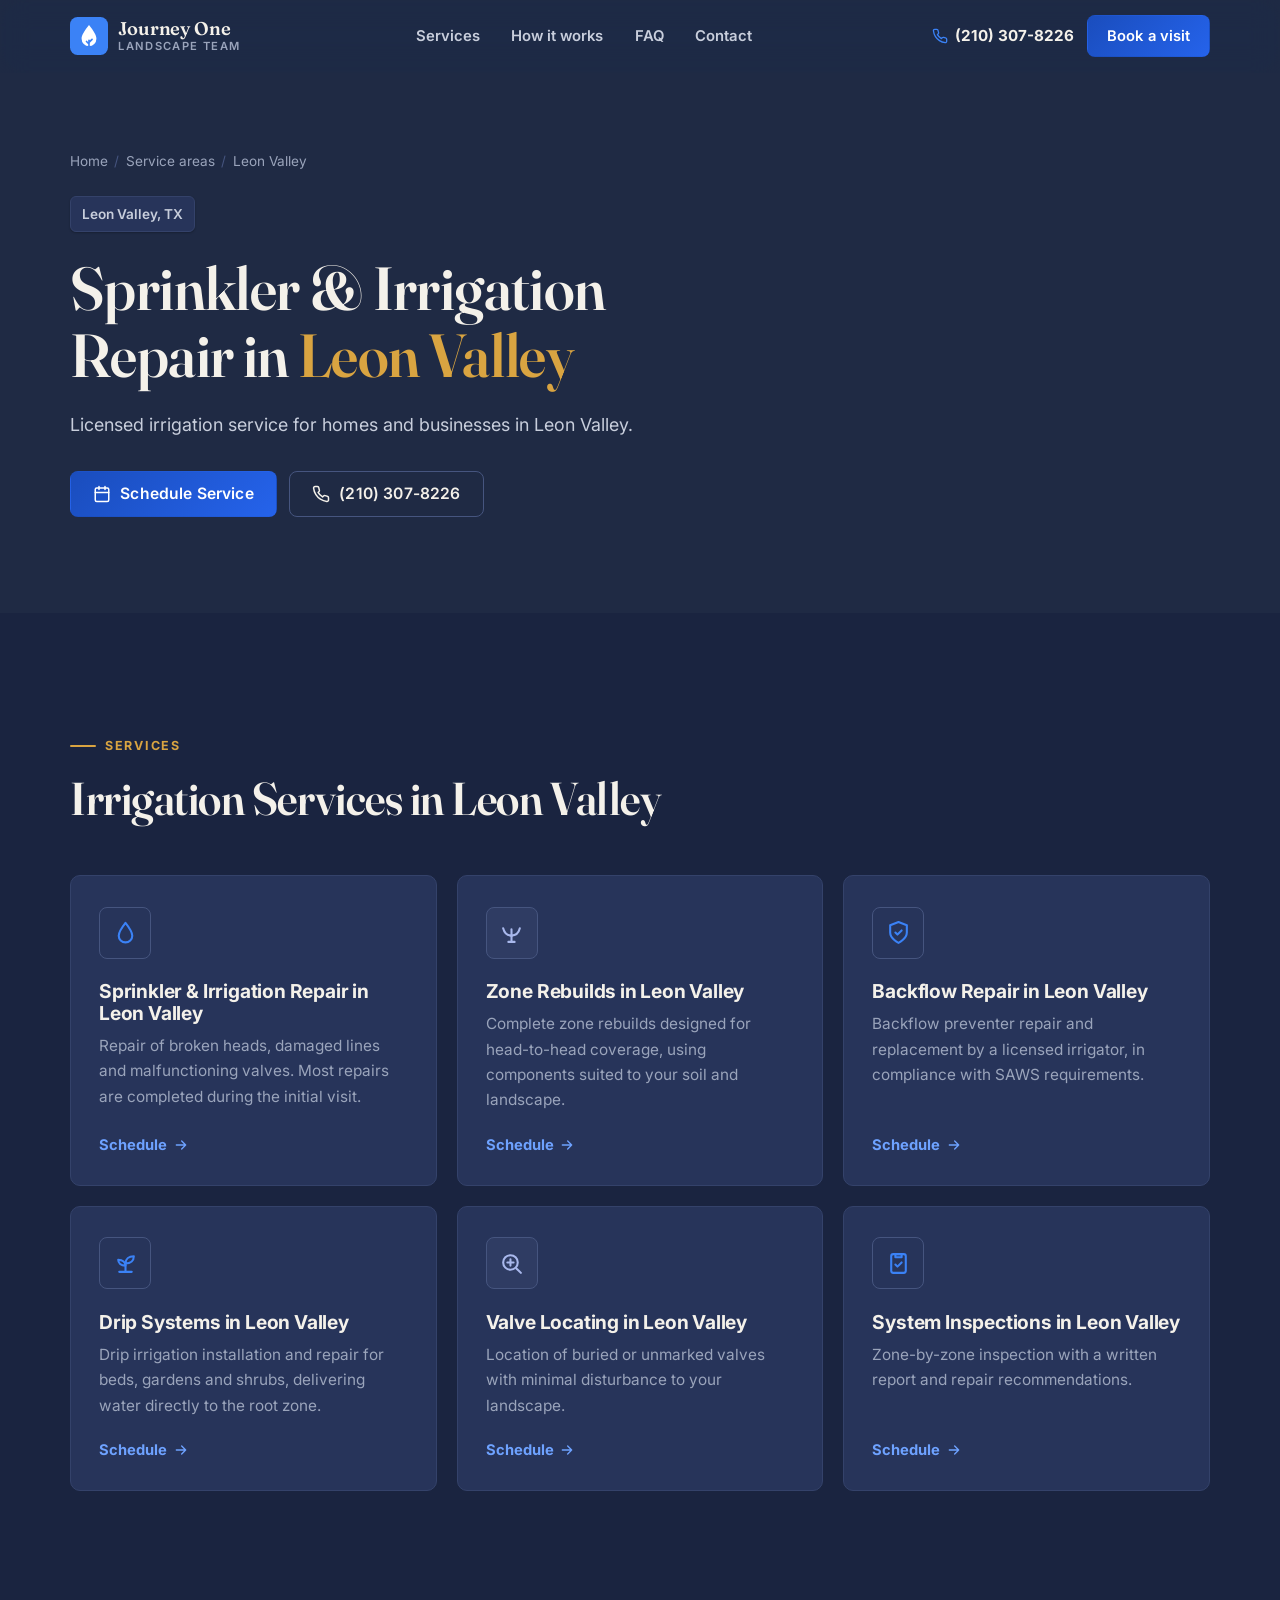
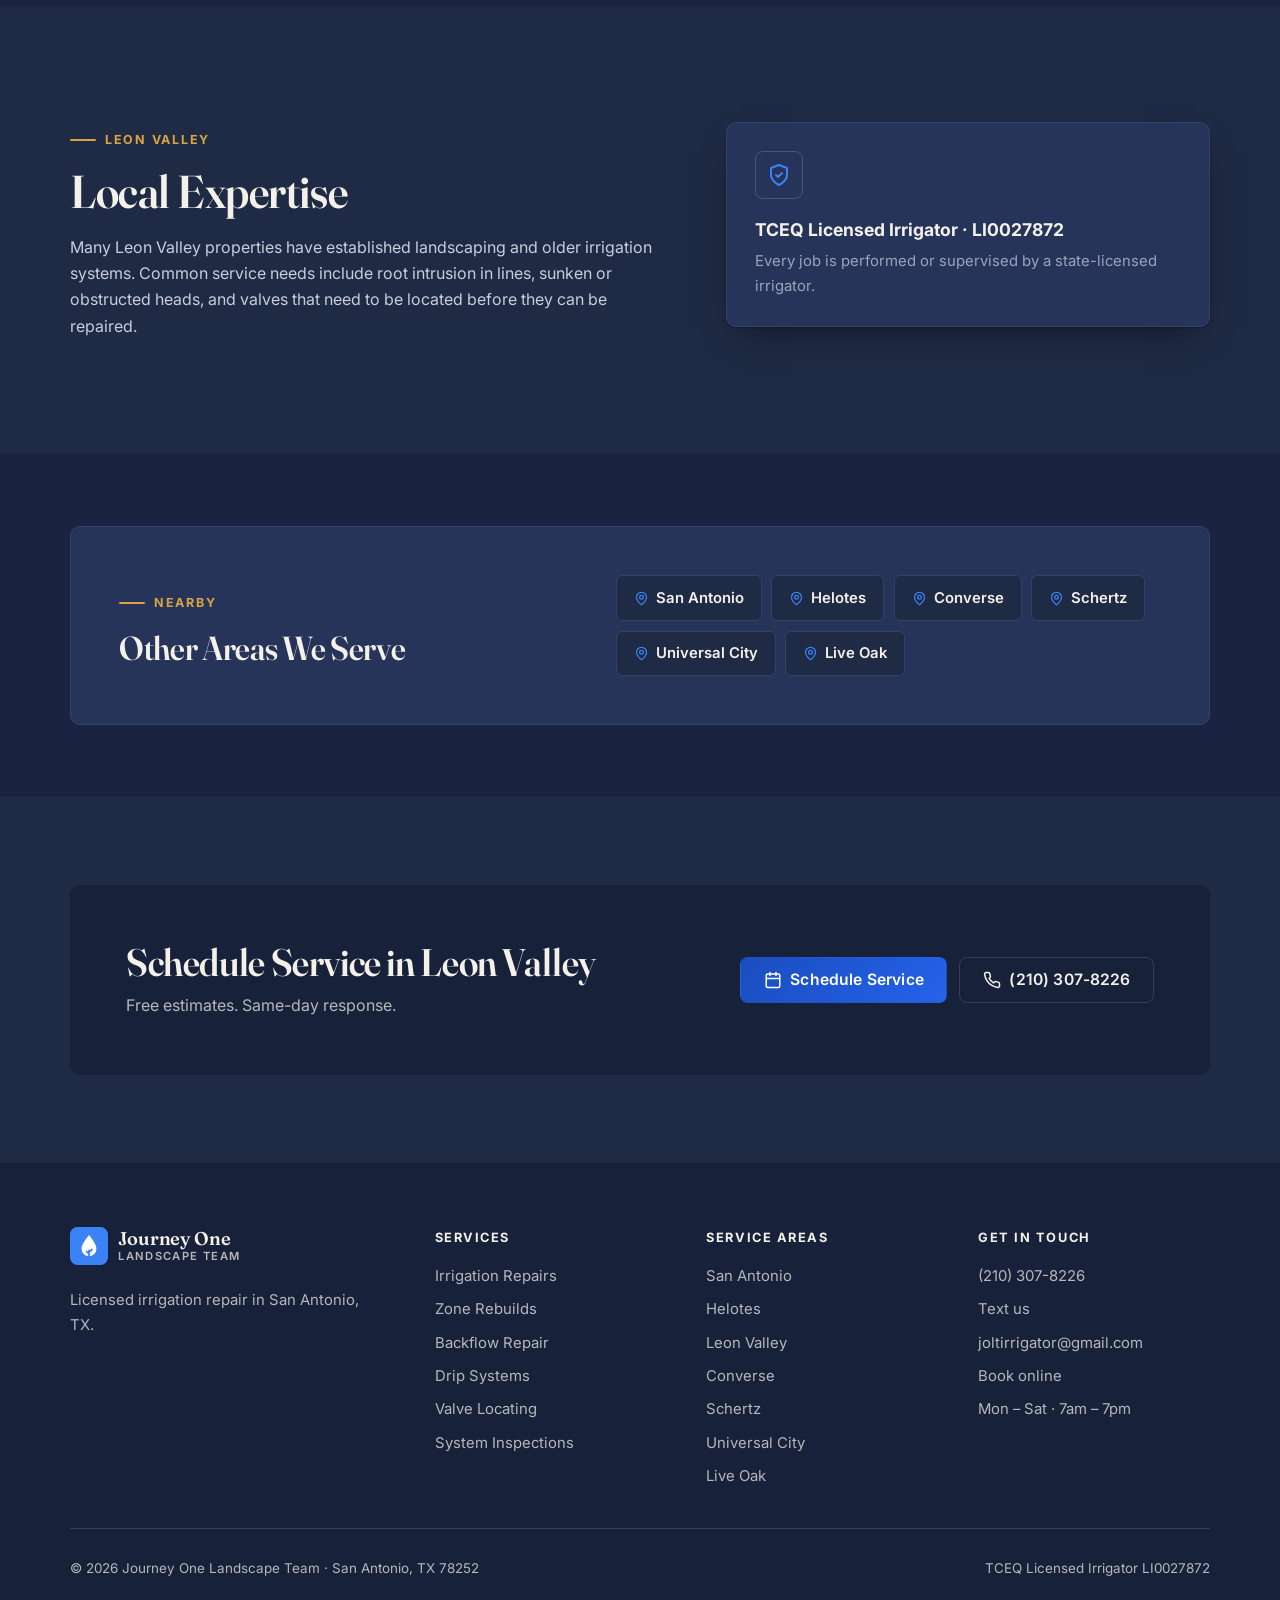
<file: leon-valley.html>
<!DOCTYPE html>
<html lang="en">
<head>
  <meta charset="UTF-8" />
  <meta name="viewport" content="width=device-width, initial-scale=1" />
  <title>Sprinkler &amp; Irrigation Repair in Leon Valley, TX | Journey One Landscape Team</title>
  <meta name="description" content="Licensed sprinkler and irrigation repair in Leon Valley, TX: repairs, zone rebuilds, backflow, drip and valve locating. Free estimates, same-day response. TCEQ LI0027872. Call (210) 307-8226." />
  <meta name="robots" content="index, follow, max-image-preview:large" />
  <link rel="canonical" href="https://www.journeyonelandscapeteam.com/leon-valley" />
  <meta name="theme-color" content="#1f2a44" media="(prefers-color-scheme: light)" />
  <meta name="theme-color" content="#1f2a44" media="(prefers-color-scheme: dark)" />
  <meta property="og:type" content="website" />
  <meta property="og:site_name" content="Journey One Landscape Team" />
  <meta property="og:locale" content="en_US" />
  <meta property="og:title" content="Sprinkler &amp; Irrigation Repair in Leon Valley, TX | Journey One Landscape Team" />
  <meta property="og:description" content="Licensed sprinkler and irrigation repair in Leon Valley, TX: repairs, zone rebuilds, backflow, drip and valve locating. Free estimates, same-day response. TCEQ LI0027872. Call (210) 307-8226." />
  <meta property="og:url" content="https://www.journeyonelandscapeteam.com/leon-valley" />
  <meta name="twitter:card" content="summary" />
  <meta name="format-detection" content="telephone=yes" />
  <link rel="icon" href="/favicon.svg" type="image/svg+xml" />
  <link rel="icon" href="/favicon-32x32.png" sizes="32x32" type="image/png" />
  <link rel="icon" href="/favicon.ico" sizes="any" />
  <link rel="preconnect" href="https://fonts.googleapis.com" />
  <link rel="preconnect" href="https://fonts.gstatic.com" crossorigin />
  <link rel="stylesheet" href="https://fonts.googleapis.com/css2?family=Fraunces:ital,opsz,wght@0,9..144,500;0,9..144,600;1,9..144,500&family=Inter:wght@400;500;600;700&display=swap" />
  <link rel="stylesheet" href="/styles.css" />
  <script type="application/ld+json">
{
  "@context": "https://schema.org",
  "@type": [
    "LocalBusiness",
    "HomeAndConstructionBusiness"
  ],
  "@id": "https://www.journeyonelandscapeteam.com/leon-valley#business",
  "name": "Journey One Landscape Team",
  "url": "https://www.journeyonelandscapeteam.com/leon-valley",
  "telephone": "+12103078226",
  "email": "joltirrigator@gmail.com",
  "priceRange": "$$",
  "description": "Licensed sprinkler and irrigation repair serving Leon Valley, TX. TCEQ Licensed Irrigator LI0027872.",
  "address": {
    "@type": "PostalAddress",
    "addressLocality": "San Antonio",
    "addressRegion": "TX",
    "postalCode": "78252",
    "addressCountry": "US"
  },
  "geo": {
    "@type": "GeoCoordinates",
    "latitude": 29.4241,
    "longitude": -98.4936
  },
  "openingHoursSpecification": [
    {
      "@type": "OpeningHoursSpecification",
      "dayOfWeek": [
        "Monday",
        "Tuesday",
        "Wednesday",
        "Thursday",
        "Friday",
        "Saturday"
      ],
      "opens": "07:00",
      "closes": "19:00"
    }
  ],
  "hasCredential": {
    "@type": "EducationalOccupationalCredential",
    "credentialCategory": "license",
    "name": "TCEQ Licensed Irrigator",
    "identifier": "LI0027872",
    "recognizedBy": {
      "@type": "Organization",
      "name": "Texas Commission on Environmental Quality"
    }
  },
  "potentialAction": {
    "@type": "ReserveAction",
    "target": {
      "@type": "EntryPoint",
      "urlTemplate": "https://www.journeyonelandscapeteam.com/book",
      "actionPlatform": [
        "https://schema.org/DesktopWebPlatform",
        "https://schema.org/MobileWebPlatform"
      ]
    },
    "result": {
      "@type": "Reservation",
      "name": "Irrigation service visit"
    }
  },
  "areaServed": {
    "@type": "City",
    "name": "Leon Valley, TX"
  }
}
  </script>
  <script type="application/ld+json">
{
  "@context": "https://schema.org",
  "@type": "BreadcrumbList",
  "itemListElement": [
    {
      "@type": "ListItem",
      "position": 1,
      "name": "Home",
      "item": "https://www.journeyonelandscapeteam.com/"
    },
    {
      "@type": "ListItem",
      "position": 2,
      "name": "Leon Valley, TX",
      "item": "https://www.journeyonelandscapeteam.com/leon-valley"
    }
  ]
}
  </script>
</head>
<body>
  <a class="skip" href="#main">Skip to content</a>
  <header class="site-header">
    <div class="wrap header-inner">
      <a class="brand" href="/" aria-label="Journey One Landscape Team, home">
        <svg class="brand-mark" viewBox="0 0 40 40" aria-hidden="true"><rect width="40" height="40" rx="8" fill="var(--leaf)"/><path d="M20 8.5c-5.2 6.6-7.8 10.8-7.8 14.3a7.8 7.8 0 0 0 15.6 0c0-3.5-2.6-7.7-7.8-14.3z" fill="var(--on-leaf)"/><path d="M20 31v-6.5m0 2.2 3.2-3.2M20 28.4l-2.6-2.6" stroke="var(--leaf)" stroke-width="1.8" stroke-linecap="round" fill="none"/></svg>
        <span class="brand-name">Journey One<small>Landscape Team</small></span>
      </a>
      <nav class="nav" aria-label="Main">
        <a href="/#services">Services</a>
        <a href="/#how">How it works</a>
        <a href="/#faq">FAQ</a>
        <a href="/#contact">Contact</a>
      </nav>
      <div class="header-actions">
        <a class="header-phone" href="tel:+12103078226"><svg viewBox="0 0 24 24" fill="none" stroke="currentColor" stroke-width="2" stroke-linecap="round" stroke-linejoin="round" aria-hidden="true"><path d="M22 16.92v3a2 2 0 0 1-2.18 2 19.79 19.79 0 0 1-8.63-3.07 19.5 19.5 0 0 1-6-6 19.79 19.79 0 0 1-3.07-8.67A2 2 0 0 1 4.11 2h3a2 2 0 0 1 2 1.72c.13.96.36 1.9.7 2.81a2 2 0 0 1-.45 2.11L8.09 9.91a16 16 0 0 0 6 6l1.27-1.27a2 2 0 0 1 2.11-.45c.91.34 1.85.57 2.81.7A2 2 0 0 1 22 16.92z"/></svg>(210) 307-8226</a>
        <a class="btn btn-primary" href="/book">Book a visit</a>
        <button class="menu-btn" type="button" aria-expanded="false" aria-controls="mobile-nav" aria-label="Menu"><svg viewBox="0 0 24 24" fill="none" stroke="currentColor" stroke-width="2" stroke-linecap="round" stroke-linejoin="round" aria-hidden="true"><path d="M4 7h16M4 12h16M4 17h16"/></svg></button>
      </div>
    </div>
    <nav class="mobile-nav" id="mobile-nav" aria-label="Mobile">
      <div class="wrap">
        <a href="/#services">Services</a>
        <a href="/#how">How it works</a>
        <a href="/#faq">FAQ</a>
        <a href="/#contact">Contact</a>
        <a href="tel:+12103078226">Call or text (210) 307-8226</a>
        <a class="btn btn-primary" href="/book">Book a visit</a>
      </div>
    </nav>
  </header>

  <main id="main">
  <section class="page-hero">
    <div class="wrap">
      <ol class="crumbs"><li><a href="/">Home</a></li><li>Service areas</li><li>Leon Valley</li></ol>
      <span class="hero-tag"><span class="dot"><svg viewBox="0 0 24 24" fill="none" stroke="currentColor" stroke-width="2" stroke-linecap="round" stroke-linejoin="round" aria-hidden="true"><path d="M20 10c0 6-8 12-8 12s-8-6-8-12a8 8 0 0 1 16 0z"/><circle cx="12" cy="10" r="3"/></svg></span>Leon Valley, TX</span>
      <h1>Sprinkler &amp; Irrigation Repair in <em>Leon Valley</em></h1>
      <p class="lead">Licensed irrigation service for homes and businesses in Leon Valley.</p>
      <div class="hero-cta">
        <a class="btn btn-primary" href="/book"><svg viewBox="0 0 24 24" fill="none" stroke="currentColor" stroke-width="2" stroke-linecap="round" stroke-linejoin="round" aria-hidden="true"><rect x="3" y="4" width="18" height="18" rx="2"/><path d="M16 2v4M8 2v4M3 10h18"/></svg>Schedule Service</a>
        <a class="btn btn-ghost" href="tel:+12103078226"><svg viewBox="0 0 24 24" fill="none" stroke="currentColor" stroke-width="2" stroke-linecap="round" stroke-linejoin="round" aria-hidden="true"><path d="M22 16.92v3a2 2 0 0 1-2.18 2 19.79 19.79 0 0 1-8.63-3.07 19.5 19.5 0 0 1-6-6 19.79 19.79 0 0 1-3.07-8.67A2 2 0 0 1 4.11 2h3a2 2 0 0 1 2 1.72c.13.96.36 1.9.7 2.81a2 2 0 0 1-.45 2.11L8.09 9.91a16 16 0 0 0 6 6l1.27-1.27a2 2 0 0 1 2.11-.45c.91.34 1.85.57 2.81.7A2 2 0 0 1 22 16.92z"/></svg>(210) 307-8226</a>
      </div>
    </div>
  </section>

  <section class="section alt">
    <div class="wrap">
      <div class="section-head reveal">
        <span class="eyebrow">Services</span>
        <h2>Irrigation Services in Leon Valley</h2>
      </div>
      <div class="services-grid">
        <article class="service reveal">
          <div class="ic"><svg viewBox="0 0 24 24" fill="none" stroke="currentColor" stroke-width="2" stroke-linecap="round" stroke-linejoin="round" aria-hidden="true"><path d="M12 2.7C7.5 8.4 5.5 12 5.5 15a6.5 6.5 0 0 0 13 0c0-3-2-6.6-6.5-12.3z"/></svg></div>
          <h3>Sprinkler & Irrigation Repair in Leon Valley</h3>
          <p>Repair of broken heads, damaged lines and malfunctioning valves. Most repairs are completed during the initial visit.</p>
          <a class="text-link" href="/book">Schedule <svg viewBox="0 0 24 24" fill="none" stroke="currentColor" stroke-width="2" stroke-linecap="round" stroke-linejoin="round" stroke-width="2.25" aria-hidden="true"><path d="M5 12h14M13 6l6 6-6 6"/></svg></a>
        </article>
        <article class="service reveal">
          <div class="ic"><svg viewBox="0 0 24 24" fill="none" stroke="currentColor" stroke-width="2" stroke-linecap="round" stroke-linejoin="round" aria-hidden="true"><path d="M12 21v-6"/><path d="M9 21h6"/><path d="M12 15c-4 0-7-3-8-7"/><path d="M12 15c4 0 7-3 8-7"/><path d="M12 15V9"/></svg></div>
          <h3>Zone Rebuilds in Leon Valley</h3>
          <p>Complete zone rebuilds designed for head-to-head coverage, using components suited to your soil and landscape.</p>
          <a class="text-link" href="/book">Schedule <svg viewBox="0 0 24 24" fill="none" stroke="currentColor" stroke-width="2" stroke-linecap="round" stroke-linejoin="round" stroke-width="2.25" aria-hidden="true"><path d="M5 12h14M13 6l6 6-6 6"/></svg></a>
        </article>
        <article class="service reveal">
          <div class="ic"><svg viewBox="0 0 24 24" fill="none" stroke="currentColor" stroke-width="2" stroke-linecap="round" stroke-linejoin="round" aria-hidden="true"><path d="M12 22s8-4 8-10V5l-8-3-8 3v7c0 6 8 10 8 10z"/><path d="m9 12 2 2 4-4"/></svg></div>
          <h3>Backflow Repair in Leon Valley</h3>
          <p>Backflow preventer repair and replacement by a licensed irrigator, in compliance with SAWS requirements.</p>
          <a class="text-link" href="/book">Schedule <svg viewBox="0 0 24 24" fill="none" stroke="currentColor" stroke-width="2" stroke-linecap="round" stroke-linejoin="round" stroke-width="2.25" aria-hidden="true"><path d="M5 12h14M13 6l6 6-6 6"/></svg></a>
        </article>
        <article class="service reveal">
          <div class="ic"><svg viewBox="0 0 24 24" fill="none" stroke="currentColor" stroke-width="2" stroke-linecap="round" stroke-linejoin="round" aria-hidden="true"><path d="M12 20v-8"/><path d="M12 12c0-4 3-7 8-7 0 4-3 7-8 7z"/><path d="M12 14c0-3-2.5-5.5-7-5.5 0 3 2.5 5.5 7 5.5z"/><path d="M6 20h12"/></svg></div>
          <h3>Drip Systems in Leon Valley</h3>
          <p>Drip irrigation installation and repair for beds, gardens and shrubs, delivering water directly to the root zone.</p>
          <a class="text-link" href="/book">Schedule <svg viewBox="0 0 24 24" fill="none" stroke="currentColor" stroke-width="2" stroke-linecap="round" stroke-linejoin="round" stroke-width="2.25" aria-hidden="true"><path d="M5 12h14M13 6l6 6-6 6"/></svg></a>
        </article>
        <article class="service reveal">
          <div class="ic"><svg viewBox="0 0 24 24" fill="none" stroke="currentColor" stroke-width="2" stroke-linecap="round" stroke-linejoin="round" aria-hidden="true"><circle cx="11" cy="11" r="7"/><path d="m21 21-4.3-4.3"/><path d="M11 8v6M8 11h6"/></svg></div>
          <h3>Valve Locating in Leon Valley</h3>
          <p>Location of buried or unmarked valves with minimal disturbance to your landscape.</p>
          <a class="text-link" href="/book">Schedule <svg viewBox="0 0 24 24" fill="none" stroke="currentColor" stroke-width="2" stroke-linecap="round" stroke-linejoin="round" stroke-width="2.25" aria-hidden="true"><path d="M5 12h14M13 6l6 6-6 6"/></svg></a>
        </article>
        <article class="service reveal">
          <div class="ic"><svg viewBox="0 0 24 24" fill="none" stroke="currentColor" stroke-width="2" stroke-linecap="round" stroke-linejoin="round" aria-hidden="true"><rect x="5" y="3" width="14" height="18" rx="2"/><path d="M9 3h6v3H9z"/><path d="m9 13 2 2 4-4"/></svg></div>
          <h3>System Inspections in Leon Valley</h3>
          <p>Zone-by-zone inspection with a written report and repair recommendations.</p>
          <a class="text-link" href="/book">Schedule <svg viewBox="0 0 24 24" fill="none" stroke="currentColor" stroke-width="2" stroke-linecap="round" stroke-linejoin="round" stroke-width="2.25" aria-hidden="true"><path d="M5 12h14M13 6l6 6-6 6"/></svg></a>
        </article>
      </div>
    </div>
  </section>

  <section class="section">
    <div class="wrap local-note">
      <div class="prose reveal">
        <span class="eyebrow">Leon Valley</span>
        <h2>Local Expertise</h2>
        <p style="margin-top:1rem">Many Leon Valley properties have established landscaping and older irrigation systems. Common service needs include root intrusion in lines, sunken or obstructed heads, and valves that need to be located before they can be repaired.</p>
      </div>
      <div class="license-card reveal">
        <span class="ic"><svg viewBox="0 0 24 24" fill="none" stroke="currentColor" stroke-width="2" stroke-linecap="round" stroke-linejoin="round" aria-hidden="true"><path d="M12 22s8-4 8-10V5l-8-3-8 3v7c0 6 8 10 8 10z"/><path d="m9 12 2 2 4-4"/></svg></span>
        <strong>TCEQ Licensed Irrigator · LI0027872</strong>
        <p>Every job is performed or supervised by a state-licensed irrigator.</p>
      </div>
    </div>
  </section>

  <section class="section alt" style="padding-block:clamp(3rem,6vw,4.5rem)">
    <div class="wrap">
      <div class="areas-card reveal">
        <div>
          <span class="eyebrow">Nearby</span>
          <h2 style="font-size:clamp(1.6rem,2.6vw,2.1rem)">Other Areas We Serve</h2>
        </div>
        <ul class="chips">
          <li><a class="chip" href="/"><svg viewBox="0 0 24 24" fill="none" stroke="currentColor" stroke-width="2" stroke-linecap="round" stroke-linejoin="round" aria-hidden="true"><path d="M20 10c0 6-8 12-8 12s-8-6-8-12a8 8 0 0 1 16 0z"/><circle cx="12" cy="10" r="3"/></svg>San Antonio</a></li>
          <li><a class="chip" href="/helotes"><svg viewBox="0 0 24 24" fill="none" stroke="currentColor" stroke-width="2" stroke-linecap="round" stroke-linejoin="round" aria-hidden="true"><path d="M20 10c0 6-8 12-8 12s-8-6-8-12a8 8 0 0 1 16 0z"/><circle cx="12" cy="10" r="3"/></svg>Helotes</a></li>
          <li><a class="chip" href="/converse"><svg viewBox="0 0 24 24" fill="none" stroke="currentColor" stroke-width="2" stroke-linecap="round" stroke-linejoin="round" aria-hidden="true"><path d="M20 10c0 6-8 12-8 12s-8-6-8-12a8 8 0 0 1 16 0z"/><circle cx="12" cy="10" r="3"/></svg>Converse</a></li>
          <li><a class="chip" href="/schertz"><svg viewBox="0 0 24 24" fill="none" stroke="currentColor" stroke-width="2" stroke-linecap="round" stroke-linejoin="round" aria-hidden="true"><path d="M20 10c0 6-8 12-8 12s-8-6-8-12a8 8 0 0 1 16 0z"/><circle cx="12" cy="10" r="3"/></svg>Schertz</a></li>
          <li><a class="chip" href="/universal-city"><svg viewBox="0 0 24 24" fill="none" stroke="currentColor" stroke-width="2" stroke-linecap="round" stroke-linejoin="round" aria-hidden="true"><path d="M20 10c0 6-8 12-8 12s-8-6-8-12a8 8 0 0 1 16 0z"/><circle cx="12" cy="10" r="3"/></svg>Universal City</a></li>
          <li><a class="chip" href="/live-oak"><svg viewBox="0 0 24 24" fill="none" stroke="currentColor" stroke-width="2" stroke-linecap="round" stroke-linejoin="round" aria-hidden="true"><path d="M20 10c0 6-8 12-8 12s-8-6-8-12a8 8 0 0 1 16 0z"/><circle cx="12" cy="10" r="3"/></svg>Live Oak</a></li>
        </ul>
      </div>
    </div>
  </section>

  <section class="cta-band">
    <div class="wrap">
      <div class="cta-card reveal">
        <div>
          <h2>Schedule Service in Leon Valley</h2>
          <p>Free estimates. Same-day response.</p>
        </div>
        <div class="cta-actions">
          <a class="btn btn-light" href="/book"><svg viewBox="0 0 24 24" fill="none" stroke="currentColor" stroke-width="2" stroke-linecap="round" stroke-linejoin="round" aria-hidden="true"><rect x="3" y="4" width="18" height="18" rx="2"/><path d="M16 2v4M8 2v4M3 10h18"/></svg>Schedule Service</a>
          <a class="btn btn-outline-light" href="tel:+12103078226"><svg viewBox="0 0 24 24" fill="none" stroke="currentColor" stroke-width="2" stroke-linecap="round" stroke-linejoin="round" aria-hidden="true"><path d="M22 16.92v3a2 2 0 0 1-2.18 2 19.79 19.79 0 0 1-8.63-3.07 19.5 19.5 0 0 1-6-6 19.79 19.79 0 0 1-3.07-8.67A2 2 0 0 1 4.11 2h3a2 2 0 0 1 2 1.72c.13.96.36 1.9.7 2.81a2 2 0 0 1-.45 2.11L8.09 9.91a16 16 0 0 0 6 6l1.27-1.27a2 2 0 0 1 2.11-.45c.91.34 1.85.57 2.81.7A2 2 0 0 1 22 16.92z"/></svg>(210) 307-8226</a>
        </div>
      </div>
    </div>
  </section>
  </main>

  <footer class="site-footer">
    <div class="wrap">
      <div class="footer-grid">
        <div>
          <a class="brand" href="/"><svg class="brand-mark" viewBox="0 0 40 40" aria-hidden="true"><rect width="40" height="40" rx="8" fill="var(--leaf)"/><path d="M20 8.5c-5.2 6.6-7.8 10.8-7.8 14.3a7.8 7.8 0 0 0 15.6 0c0-3.5-2.6-7.7-7.8-14.3z" fill="var(--on-leaf)"/><path d="M20 31v-6.5m0 2.2 3.2-3.2M20 28.4l-2.6-2.6" stroke="var(--leaf)" stroke-width="1.8" stroke-linecap="round" fill="none"/></svg><span class="brand-name">Journey One<small>Landscape Team</small></span></a>
          <p class="footer-about">Licensed irrigation repair in San Antonio, TX.</p>
        </div>
        <div>
          <h4>Services</h4>
          <ul><li><a href="/#services">Irrigation Repairs</a></li><li><a href="/#services">Zone Rebuilds</a></li><li><a href="/#services">Backflow Repair</a></li><li><a href="/#services">Drip Systems</a></li><li><a href="/#services">Valve Locating</a></li><li><a href="/#services">System Inspections</a></li></ul>
        </div>
        <div>
          <h4>Service areas</h4>
          <ul><li><a href="/">San Antonio</a></li><li><a href="/helotes">Helotes</a></li><li><a href="/leon-valley">Leon Valley</a></li><li><a href="/converse">Converse</a></li><li><a href="/schertz">Schertz</a></li><li><a href="/universal-city">Universal City</a></li><li><a href="/live-oak">Live Oak</a></li></ul>
        </div>
        <div>
          <h4>Get in touch</h4>
          <ul>
            <li><a href="tel:+12103078226">(210) 307-8226</a></li>
            <li><a href="sms:+12103078226">Text us</a></li>
            <li><a href="mailto:joltirrigator@gmail.com">joltirrigator@gmail.com</a></li>
            <li><a href="/book">Book online</a></li>
            <li>Mon – Sat · 7am – 7pm</li>
          </ul>
        </div>
      </div>
      <div class="footer-bottom">
        <span>© <span data-year>2026</span> Journey One Landscape Team · San Antonio, TX 78252</span>
        <span>TCEQ Licensed Irrigator LI0027872</span>
      </div>
    </div>
  </footer>

  <div class="action-bar">
    <a class="btn btn-ghost" href="tel:+12103078226"><svg viewBox="0 0 24 24" fill="none" stroke="currentColor" stroke-width="2" stroke-linecap="round" stroke-linejoin="round" aria-hidden="true"><path d="M22 16.92v3a2 2 0 0 1-2.18 2 19.79 19.79 0 0 1-8.63-3.07 19.5 19.5 0 0 1-6-6 19.79 19.79 0 0 1-3.07-8.67A2 2 0 0 1 4.11 2h3a2 2 0 0 1 2 1.72c.13.96.36 1.9.7 2.81a2 2 0 0 1-.45 2.11L8.09 9.91a16 16 0 0 0 6 6l1.27-1.27a2 2 0 0 1 2.11-.45c.91.34 1.85.57 2.81.7A2 2 0 0 1 22 16.92z"/></svg>Call</a>
    <a class="btn btn-primary" href="/book"><svg viewBox="0 0 24 24" fill="none" stroke="currentColor" stroke-width="2" stroke-linecap="round" stroke-linejoin="round" aria-hidden="true"><rect x="3" y="4" width="18" height="18" rx="2"/><path d="M16 2v4M8 2v4M3 10h18"/></svg>Book</a>
  </div>

  <script src="/site.js" defer></script>
</body>
</html>
</file>
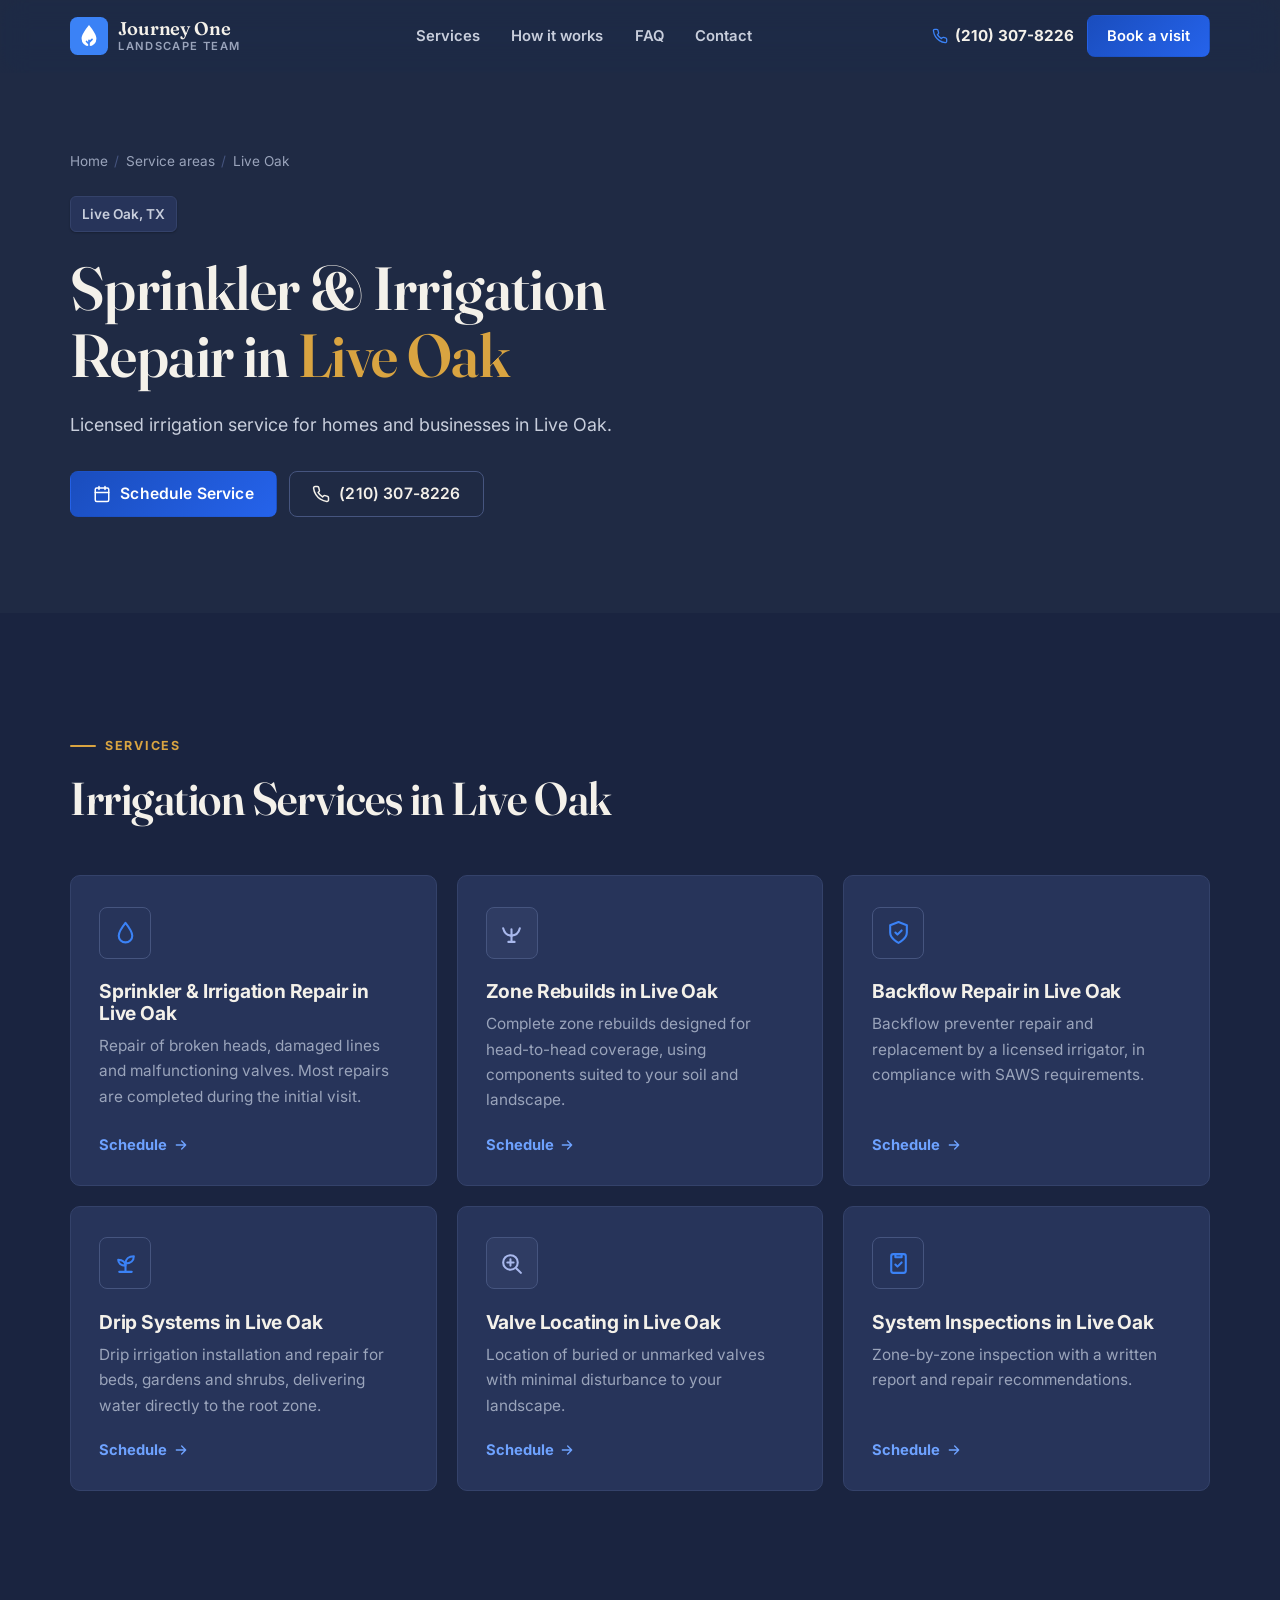
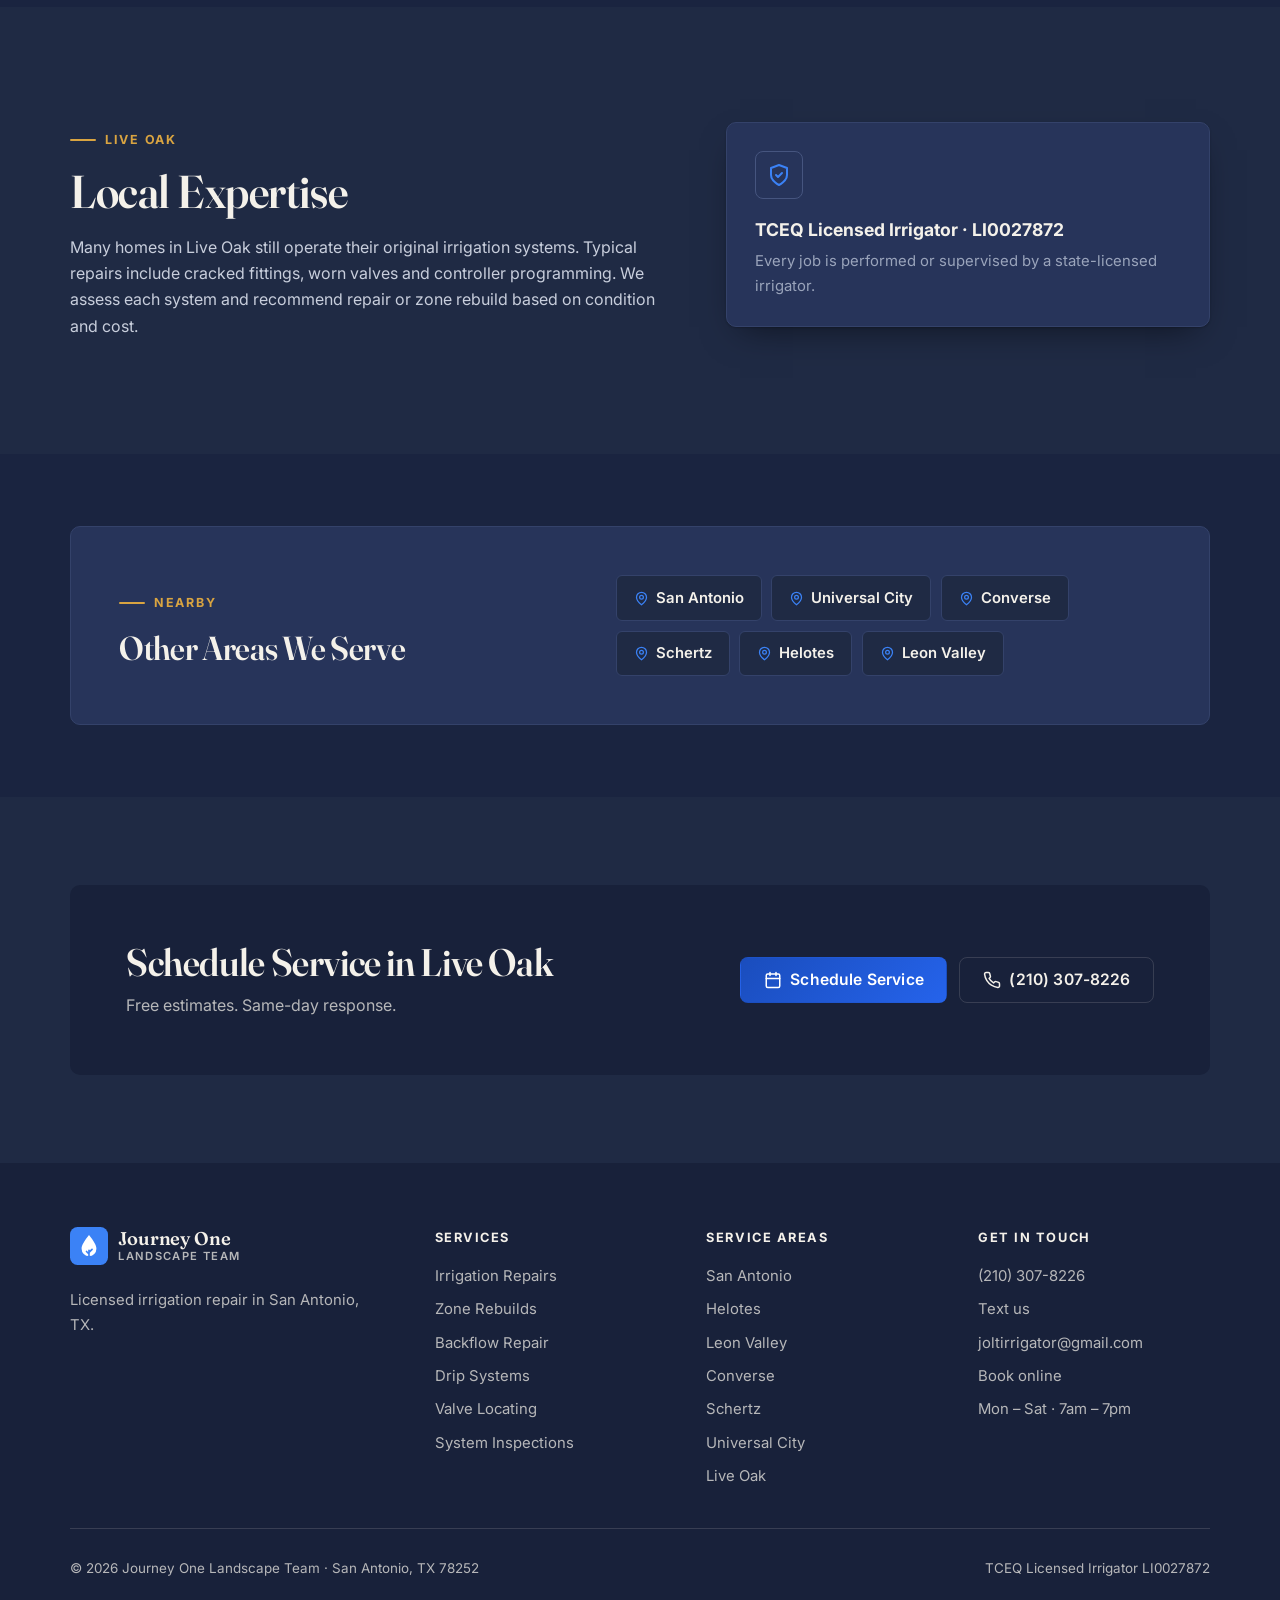
<file: live-oak.html>
<!DOCTYPE html>
<html lang="en">
<head>
  <meta charset="UTF-8" />
  <meta name="viewport" content="width=device-width, initial-scale=1" />
  <title>Sprinkler &amp; Irrigation Repair in Live Oak, TX | Journey One Landscape Team</title>
  <meta name="description" content="Licensed sprinkler and irrigation repair in Live Oak, TX: repairs, zone rebuilds, backflow, drip and valve locating. Free estimates, same-day response. TCEQ LI0027872. Call (210) 307-8226." />
  <meta name="robots" content="index, follow, max-image-preview:large" />
  <link rel="canonical" href="https://www.journeyonelandscapeteam.com/live-oak" />
  <meta name="theme-color" content="#1f2a44" media="(prefers-color-scheme: light)" />
  <meta name="theme-color" content="#1f2a44" media="(prefers-color-scheme: dark)" />
  <meta property="og:type" content="website" />
  <meta property="og:site_name" content="Journey One Landscape Team" />
  <meta property="og:locale" content="en_US" />
  <meta property="og:title" content="Sprinkler &amp; Irrigation Repair in Live Oak, TX | Journey One Landscape Team" />
  <meta property="og:description" content="Licensed sprinkler and irrigation repair in Live Oak, TX: repairs, zone rebuilds, backflow, drip and valve locating. Free estimates, same-day response. TCEQ LI0027872. Call (210) 307-8226." />
  <meta property="og:url" content="https://www.journeyonelandscapeteam.com/live-oak" />
  <meta name="twitter:card" content="summary" />
  <meta name="format-detection" content="telephone=yes" />
  <link rel="icon" href="/favicon.svg" type="image/svg+xml" />
  <link rel="icon" href="/favicon-32x32.png" sizes="32x32" type="image/png" />
  <link rel="icon" href="/favicon.ico" sizes="any" />
  <link rel="preconnect" href="https://fonts.googleapis.com" />
  <link rel="preconnect" href="https://fonts.gstatic.com" crossorigin />
  <link rel="stylesheet" href="https://fonts.googleapis.com/css2?family=Fraunces:ital,opsz,wght@0,9..144,500;0,9..144,600;1,9..144,500&family=Inter:wght@400;500;600;700&display=swap" />
  <link rel="stylesheet" href="/styles.css" />
  <script type="application/ld+json">
{
  "@context": "https://schema.org",
  "@type": [
    "LocalBusiness",
    "HomeAndConstructionBusiness"
  ],
  "@id": "https://www.journeyonelandscapeteam.com/live-oak#business",
  "name": "Journey One Landscape Team",
  "url": "https://www.journeyonelandscapeteam.com/live-oak",
  "telephone": "+12103078226",
  "email": "joltirrigator@gmail.com",
  "priceRange": "$$",
  "description": "Licensed sprinkler and irrigation repair serving Live Oak, TX. TCEQ Licensed Irrigator LI0027872.",
  "address": {
    "@type": "PostalAddress",
    "addressLocality": "San Antonio",
    "addressRegion": "TX",
    "postalCode": "78252",
    "addressCountry": "US"
  },
  "geo": {
    "@type": "GeoCoordinates",
    "latitude": 29.4241,
    "longitude": -98.4936
  },
  "openingHoursSpecification": [
    {
      "@type": "OpeningHoursSpecification",
      "dayOfWeek": [
        "Monday",
        "Tuesday",
        "Wednesday",
        "Thursday",
        "Friday",
        "Saturday"
      ],
      "opens": "07:00",
      "closes": "19:00"
    }
  ],
  "hasCredential": {
    "@type": "EducationalOccupationalCredential",
    "credentialCategory": "license",
    "name": "TCEQ Licensed Irrigator",
    "identifier": "LI0027872",
    "recognizedBy": {
      "@type": "Organization",
      "name": "Texas Commission on Environmental Quality"
    }
  },
  "potentialAction": {
    "@type": "ReserveAction",
    "target": {
      "@type": "EntryPoint",
      "urlTemplate": "https://www.journeyonelandscapeteam.com/book",
      "actionPlatform": [
        "https://schema.org/DesktopWebPlatform",
        "https://schema.org/MobileWebPlatform"
      ]
    },
    "result": {
      "@type": "Reservation",
      "name": "Irrigation service visit"
    }
  },
  "areaServed": {
    "@type": "City",
    "name": "Live Oak, TX"
  }
}
  </script>
  <script type="application/ld+json">
{
  "@context": "https://schema.org",
  "@type": "BreadcrumbList",
  "itemListElement": [
    {
      "@type": "ListItem",
      "position": 1,
      "name": "Home",
      "item": "https://www.journeyonelandscapeteam.com/"
    },
    {
      "@type": "ListItem",
      "position": 2,
      "name": "Live Oak, TX",
      "item": "https://www.journeyonelandscapeteam.com/live-oak"
    }
  ]
}
  </script>
</head>
<body>
  <a class="skip" href="#main">Skip to content</a>
  <header class="site-header">
    <div class="wrap header-inner">
      <a class="brand" href="/" aria-label="Journey One Landscape Team, home">
        <svg class="brand-mark" viewBox="0 0 40 40" aria-hidden="true"><rect width="40" height="40" rx="8" fill="var(--leaf)"/><path d="M20 8.5c-5.2 6.6-7.8 10.8-7.8 14.3a7.8 7.8 0 0 0 15.6 0c0-3.5-2.6-7.7-7.8-14.3z" fill="var(--on-leaf)"/><path d="M20 31v-6.5m0 2.2 3.2-3.2M20 28.4l-2.6-2.6" stroke="var(--leaf)" stroke-width="1.8" stroke-linecap="round" fill="none"/></svg>
        <span class="brand-name">Journey One<small>Landscape Team</small></span>
      </a>
      <nav class="nav" aria-label="Main">
        <a href="/#services">Services</a>
        <a href="/#how">How it works</a>
        <a href="/#faq">FAQ</a>
        <a href="/#contact">Contact</a>
      </nav>
      <div class="header-actions">
        <a class="header-phone" href="tel:+12103078226"><svg viewBox="0 0 24 24" fill="none" stroke="currentColor" stroke-width="2" stroke-linecap="round" stroke-linejoin="round" aria-hidden="true"><path d="M22 16.92v3a2 2 0 0 1-2.18 2 19.79 19.79 0 0 1-8.63-3.07 19.5 19.5 0 0 1-6-6 19.79 19.79 0 0 1-3.07-8.67A2 2 0 0 1 4.11 2h3a2 2 0 0 1 2 1.72c.13.96.36 1.9.7 2.81a2 2 0 0 1-.45 2.11L8.09 9.91a16 16 0 0 0 6 6l1.27-1.27a2 2 0 0 1 2.11-.45c.91.34 1.85.57 2.81.7A2 2 0 0 1 22 16.92z"/></svg>(210) 307-8226</a>
        <a class="btn btn-primary" href="/book">Book a visit</a>
        <button class="menu-btn" type="button" aria-expanded="false" aria-controls="mobile-nav" aria-label="Menu"><svg viewBox="0 0 24 24" fill="none" stroke="currentColor" stroke-width="2" stroke-linecap="round" stroke-linejoin="round" aria-hidden="true"><path d="M4 7h16M4 12h16M4 17h16"/></svg></button>
      </div>
    </div>
    <nav class="mobile-nav" id="mobile-nav" aria-label="Mobile">
      <div class="wrap">
        <a href="/#services">Services</a>
        <a href="/#how">How it works</a>
        <a href="/#faq">FAQ</a>
        <a href="/#contact">Contact</a>
        <a href="tel:+12103078226">Call or text (210) 307-8226</a>
        <a class="btn btn-primary" href="/book">Book a visit</a>
      </div>
    </nav>
  </header>

  <main id="main">
  <section class="page-hero">
    <div class="wrap">
      <ol class="crumbs"><li><a href="/">Home</a></li><li>Service areas</li><li>Live Oak</li></ol>
      <span class="hero-tag"><span class="dot"><svg viewBox="0 0 24 24" fill="none" stroke="currentColor" stroke-width="2" stroke-linecap="round" stroke-linejoin="round" aria-hidden="true"><path d="M20 10c0 6-8 12-8 12s-8-6-8-12a8 8 0 0 1 16 0z"/><circle cx="12" cy="10" r="3"/></svg></span>Live Oak, TX</span>
      <h1>Sprinkler &amp; Irrigation Repair in <em>Live Oak</em></h1>
      <p class="lead">Licensed irrigation service for homes and businesses in Live Oak.</p>
      <div class="hero-cta">
        <a class="btn btn-primary" href="/book"><svg viewBox="0 0 24 24" fill="none" stroke="currentColor" stroke-width="2" stroke-linecap="round" stroke-linejoin="round" aria-hidden="true"><rect x="3" y="4" width="18" height="18" rx="2"/><path d="M16 2v4M8 2v4M3 10h18"/></svg>Schedule Service</a>
        <a class="btn btn-ghost" href="tel:+12103078226"><svg viewBox="0 0 24 24" fill="none" stroke="currentColor" stroke-width="2" stroke-linecap="round" stroke-linejoin="round" aria-hidden="true"><path d="M22 16.92v3a2 2 0 0 1-2.18 2 19.79 19.79 0 0 1-8.63-3.07 19.5 19.5 0 0 1-6-6 19.79 19.79 0 0 1-3.07-8.67A2 2 0 0 1 4.11 2h3a2 2 0 0 1 2 1.72c.13.96.36 1.9.7 2.81a2 2 0 0 1-.45 2.11L8.09 9.91a16 16 0 0 0 6 6l1.27-1.27a2 2 0 0 1 2.11-.45c.91.34 1.85.57 2.81.7A2 2 0 0 1 22 16.92z"/></svg>(210) 307-8226</a>
      </div>
    </div>
  </section>

  <section class="section alt">
    <div class="wrap">
      <div class="section-head reveal">
        <span class="eyebrow">Services</span>
        <h2>Irrigation Services in Live Oak</h2>
      </div>
      <div class="services-grid">
        <article class="service reveal">
          <div class="ic"><svg viewBox="0 0 24 24" fill="none" stroke="currentColor" stroke-width="2" stroke-linecap="round" stroke-linejoin="round" aria-hidden="true"><path d="M12 2.7C7.5 8.4 5.5 12 5.5 15a6.5 6.5 0 0 0 13 0c0-3-2-6.6-6.5-12.3z"/></svg></div>
          <h3>Sprinkler & Irrigation Repair in Live Oak</h3>
          <p>Repair of broken heads, damaged lines and malfunctioning valves. Most repairs are completed during the initial visit.</p>
          <a class="text-link" href="/book">Schedule <svg viewBox="0 0 24 24" fill="none" stroke="currentColor" stroke-width="2" stroke-linecap="round" stroke-linejoin="round" stroke-width="2.25" aria-hidden="true"><path d="M5 12h14M13 6l6 6-6 6"/></svg></a>
        </article>
        <article class="service reveal">
          <div class="ic"><svg viewBox="0 0 24 24" fill="none" stroke="currentColor" stroke-width="2" stroke-linecap="round" stroke-linejoin="round" aria-hidden="true"><path d="M12 21v-6"/><path d="M9 21h6"/><path d="M12 15c-4 0-7-3-8-7"/><path d="M12 15c4 0 7-3 8-7"/><path d="M12 15V9"/></svg></div>
          <h3>Zone Rebuilds in Live Oak</h3>
          <p>Complete zone rebuilds designed for head-to-head coverage, using components suited to your soil and landscape.</p>
          <a class="text-link" href="/book">Schedule <svg viewBox="0 0 24 24" fill="none" stroke="currentColor" stroke-width="2" stroke-linecap="round" stroke-linejoin="round" stroke-width="2.25" aria-hidden="true"><path d="M5 12h14M13 6l6 6-6 6"/></svg></a>
        </article>
        <article class="service reveal">
          <div class="ic"><svg viewBox="0 0 24 24" fill="none" stroke="currentColor" stroke-width="2" stroke-linecap="round" stroke-linejoin="round" aria-hidden="true"><path d="M12 22s8-4 8-10V5l-8-3-8 3v7c0 6 8 10 8 10z"/><path d="m9 12 2 2 4-4"/></svg></div>
          <h3>Backflow Repair in Live Oak</h3>
          <p>Backflow preventer repair and replacement by a licensed irrigator, in compliance with SAWS requirements.</p>
          <a class="text-link" href="/book">Schedule <svg viewBox="0 0 24 24" fill="none" stroke="currentColor" stroke-width="2" stroke-linecap="round" stroke-linejoin="round" stroke-width="2.25" aria-hidden="true"><path d="M5 12h14M13 6l6 6-6 6"/></svg></a>
        </article>
        <article class="service reveal">
          <div class="ic"><svg viewBox="0 0 24 24" fill="none" stroke="currentColor" stroke-width="2" stroke-linecap="round" stroke-linejoin="round" aria-hidden="true"><path d="M12 20v-8"/><path d="M12 12c0-4 3-7 8-7 0 4-3 7-8 7z"/><path d="M12 14c0-3-2.5-5.5-7-5.5 0 3 2.5 5.5 7 5.5z"/><path d="M6 20h12"/></svg></div>
          <h3>Drip Systems in Live Oak</h3>
          <p>Drip irrigation installation and repair for beds, gardens and shrubs, delivering water directly to the root zone.</p>
          <a class="text-link" href="/book">Schedule <svg viewBox="0 0 24 24" fill="none" stroke="currentColor" stroke-width="2" stroke-linecap="round" stroke-linejoin="round" stroke-width="2.25" aria-hidden="true"><path d="M5 12h14M13 6l6 6-6 6"/></svg></a>
        </article>
        <article class="service reveal">
          <div class="ic"><svg viewBox="0 0 24 24" fill="none" stroke="currentColor" stroke-width="2" stroke-linecap="round" stroke-linejoin="round" aria-hidden="true"><circle cx="11" cy="11" r="7"/><path d="m21 21-4.3-4.3"/><path d="M11 8v6M8 11h6"/></svg></div>
          <h3>Valve Locating in Live Oak</h3>
          <p>Location of buried or unmarked valves with minimal disturbance to your landscape.</p>
          <a class="text-link" href="/book">Schedule <svg viewBox="0 0 24 24" fill="none" stroke="currentColor" stroke-width="2" stroke-linecap="round" stroke-linejoin="round" stroke-width="2.25" aria-hidden="true"><path d="M5 12h14M13 6l6 6-6 6"/></svg></a>
        </article>
        <article class="service reveal">
          <div class="ic"><svg viewBox="0 0 24 24" fill="none" stroke="currentColor" stroke-width="2" stroke-linecap="round" stroke-linejoin="round" aria-hidden="true"><rect x="5" y="3" width="14" height="18" rx="2"/><path d="M9 3h6v3H9z"/><path d="m9 13 2 2 4-4"/></svg></div>
          <h3>System Inspections in Live Oak</h3>
          <p>Zone-by-zone inspection with a written report and repair recommendations.</p>
          <a class="text-link" href="/book">Schedule <svg viewBox="0 0 24 24" fill="none" stroke="currentColor" stroke-width="2" stroke-linecap="round" stroke-linejoin="round" stroke-width="2.25" aria-hidden="true"><path d="M5 12h14M13 6l6 6-6 6"/></svg></a>
        </article>
      </div>
    </div>
  </section>

  <section class="section">
    <div class="wrap local-note">
      <div class="prose reveal">
        <span class="eyebrow">Live Oak</span>
        <h2>Local Expertise</h2>
        <p style="margin-top:1rem">Many homes in Live Oak still operate their original irrigation systems. Typical repairs include cracked fittings, worn valves and controller programming. We assess each system and recommend repair or zone rebuild based on condition and cost.</p>
      </div>
      <div class="license-card reveal">
        <span class="ic"><svg viewBox="0 0 24 24" fill="none" stroke="currentColor" stroke-width="2" stroke-linecap="round" stroke-linejoin="round" aria-hidden="true"><path d="M12 22s8-4 8-10V5l-8-3-8 3v7c0 6 8 10 8 10z"/><path d="m9 12 2 2 4-4"/></svg></span>
        <strong>TCEQ Licensed Irrigator · LI0027872</strong>
        <p>Every job is performed or supervised by a state-licensed irrigator.</p>
      </div>
    </div>
  </section>

  <section class="section alt" style="padding-block:clamp(3rem,6vw,4.5rem)">
    <div class="wrap">
      <div class="areas-card reveal">
        <div>
          <span class="eyebrow">Nearby</span>
          <h2 style="font-size:clamp(1.6rem,2.6vw,2.1rem)">Other Areas We Serve</h2>
        </div>
        <ul class="chips">
          <li><a class="chip" href="/"><svg viewBox="0 0 24 24" fill="none" stroke="currentColor" stroke-width="2" stroke-linecap="round" stroke-linejoin="round" aria-hidden="true"><path d="M20 10c0 6-8 12-8 12s-8-6-8-12a8 8 0 0 1 16 0z"/><circle cx="12" cy="10" r="3"/></svg>San Antonio</a></li>
          <li><a class="chip" href="/universal-city"><svg viewBox="0 0 24 24" fill="none" stroke="currentColor" stroke-width="2" stroke-linecap="round" stroke-linejoin="round" aria-hidden="true"><path d="M20 10c0 6-8 12-8 12s-8-6-8-12a8 8 0 0 1 16 0z"/><circle cx="12" cy="10" r="3"/></svg>Universal City</a></li>
          <li><a class="chip" href="/converse"><svg viewBox="0 0 24 24" fill="none" stroke="currentColor" stroke-width="2" stroke-linecap="round" stroke-linejoin="round" aria-hidden="true"><path d="M20 10c0 6-8 12-8 12s-8-6-8-12a8 8 0 0 1 16 0z"/><circle cx="12" cy="10" r="3"/></svg>Converse</a></li>
          <li><a class="chip" href="/schertz"><svg viewBox="0 0 24 24" fill="none" stroke="currentColor" stroke-width="2" stroke-linecap="round" stroke-linejoin="round" aria-hidden="true"><path d="M20 10c0 6-8 12-8 12s-8-6-8-12a8 8 0 0 1 16 0z"/><circle cx="12" cy="10" r="3"/></svg>Schertz</a></li>
          <li><a class="chip" href="/helotes"><svg viewBox="0 0 24 24" fill="none" stroke="currentColor" stroke-width="2" stroke-linecap="round" stroke-linejoin="round" aria-hidden="true"><path d="M20 10c0 6-8 12-8 12s-8-6-8-12a8 8 0 0 1 16 0z"/><circle cx="12" cy="10" r="3"/></svg>Helotes</a></li>
          <li><a class="chip" href="/leon-valley"><svg viewBox="0 0 24 24" fill="none" stroke="currentColor" stroke-width="2" stroke-linecap="round" stroke-linejoin="round" aria-hidden="true"><path d="M20 10c0 6-8 12-8 12s-8-6-8-12a8 8 0 0 1 16 0z"/><circle cx="12" cy="10" r="3"/></svg>Leon Valley</a></li>
        </ul>
      </div>
    </div>
  </section>

  <section class="cta-band">
    <div class="wrap">
      <div class="cta-card reveal">
        <div>
          <h2>Schedule Service in Live Oak</h2>
          <p>Free estimates. Same-day response.</p>
        </div>
        <div class="cta-actions">
          <a class="btn btn-light" href="/book"><svg viewBox="0 0 24 24" fill="none" stroke="currentColor" stroke-width="2" stroke-linecap="round" stroke-linejoin="round" aria-hidden="true"><rect x="3" y="4" width="18" height="18" rx="2"/><path d="M16 2v4M8 2v4M3 10h18"/></svg>Schedule Service</a>
          <a class="btn btn-outline-light" href="tel:+12103078226"><svg viewBox="0 0 24 24" fill="none" stroke="currentColor" stroke-width="2" stroke-linecap="round" stroke-linejoin="round" aria-hidden="true"><path d="M22 16.92v3a2 2 0 0 1-2.18 2 19.79 19.79 0 0 1-8.63-3.07 19.5 19.5 0 0 1-6-6 19.79 19.79 0 0 1-3.07-8.67A2 2 0 0 1 4.11 2h3a2 2 0 0 1 2 1.72c.13.96.36 1.9.7 2.81a2 2 0 0 1-.45 2.11L8.09 9.91a16 16 0 0 0 6 6l1.27-1.27a2 2 0 0 1 2.11-.45c.91.34 1.85.57 2.81.7A2 2 0 0 1 22 16.92z"/></svg>(210) 307-8226</a>
        </div>
      </div>
    </div>
  </section>
  </main>

  <footer class="site-footer">
    <div class="wrap">
      <div class="footer-grid">
        <div>
          <a class="brand" href="/"><svg class="brand-mark" viewBox="0 0 40 40" aria-hidden="true"><rect width="40" height="40" rx="8" fill="var(--leaf)"/><path d="M20 8.5c-5.2 6.6-7.8 10.8-7.8 14.3a7.8 7.8 0 0 0 15.6 0c0-3.5-2.6-7.7-7.8-14.3z" fill="var(--on-leaf)"/><path d="M20 31v-6.5m0 2.2 3.2-3.2M20 28.4l-2.6-2.6" stroke="var(--leaf)" stroke-width="1.8" stroke-linecap="round" fill="none"/></svg><span class="brand-name">Journey One<small>Landscape Team</small></span></a>
          <p class="footer-about">Licensed irrigation repair in San Antonio, TX.</p>
        </div>
        <div>
          <h4>Services</h4>
          <ul><li><a href="/#services">Irrigation Repairs</a></li><li><a href="/#services">Zone Rebuilds</a></li><li><a href="/#services">Backflow Repair</a></li><li><a href="/#services">Drip Systems</a></li><li><a href="/#services">Valve Locating</a></li><li><a href="/#services">System Inspections</a></li></ul>
        </div>
        <div>
          <h4>Service areas</h4>
          <ul><li><a href="/">San Antonio</a></li><li><a href="/helotes">Helotes</a></li><li><a href="/leon-valley">Leon Valley</a></li><li><a href="/converse">Converse</a></li><li><a href="/schertz">Schertz</a></li><li><a href="/universal-city">Universal City</a></li><li><a href="/live-oak">Live Oak</a></li></ul>
        </div>
        <div>
          <h4>Get in touch</h4>
          <ul>
            <li><a href="tel:+12103078226">(210) 307-8226</a></li>
            <li><a href="sms:+12103078226">Text us</a></li>
            <li><a href="mailto:joltirrigator@gmail.com">joltirrigator@gmail.com</a></li>
            <li><a href="/book">Book online</a></li>
            <li>Mon – Sat · 7am – 7pm</li>
          </ul>
        </div>
      </div>
      <div class="footer-bottom">
        <span>© <span data-year>2026</span> Journey One Landscape Team · San Antonio, TX 78252</span>
        <span>TCEQ Licensed Irrigator LI0027872</span>
      </div>
    </div>
  </footer>

  <div class="action-bar">
    <a class="btn btn-ghost" href="tel:+12103078226"><svg viewBox="0 0 24 24" fill="none" stroke="currentColor" stroke-width="2" stroke-linecap="round" stroke-linejoin="round" aria-hidden="true"><path d="M22 16.92v3a2 2 0 0 1-2.18 2 19.79 19.79 0 0 1-8.63-3.07 19.5 19.5 0 0 1-6-6 19.79 19.79 0 0 1-3.07-8.67A2 2 0 0 1 4.11 2h3a2 2 0 0 1 2 1.72c.13.96.36 1.9.7 2.81a2 2 0 0 1-.45 2.11L8.09 9.91a16 16 0 0 0 6 6l1.27-1.27a2 2 0 0 1 2.11-.45c.91.34 1.85.57 2.81.7A2 2 0 0 1 22 16.92z"/></svg>Call</a>
    <a class="btn btn-primary" href="/book"><svg viewBox="0 0 24 24" fill="none" stroke="currentColor" stroke-width="2" stroke-linecap="round" stroke-linejoin="round" aria-hidden="true"><rect x="3" y="4" width="18" height="18" rx="2"/><path d="M16 2v4M8 2v4M3 10h18"/></svg>Book</a>
  </div>

  <script src="/site.js" defer></script>
</body>
</html>
</file>
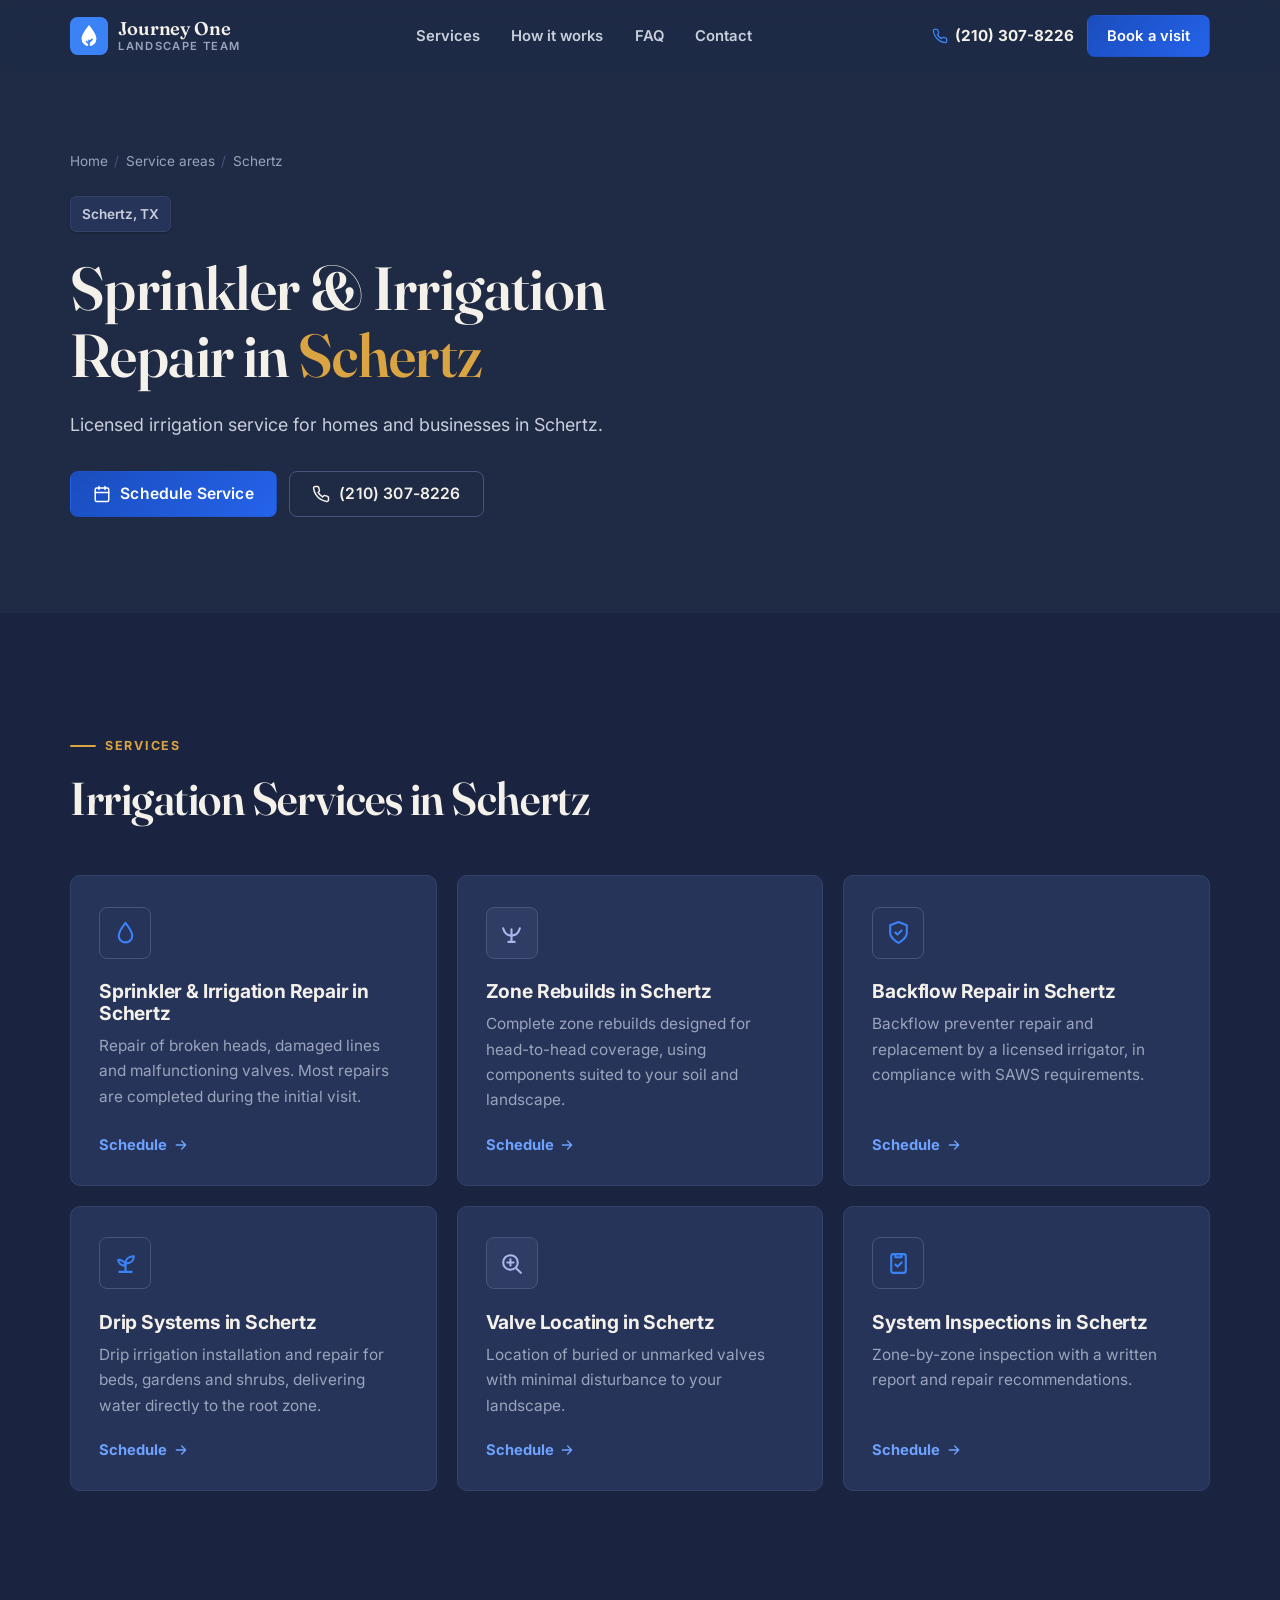
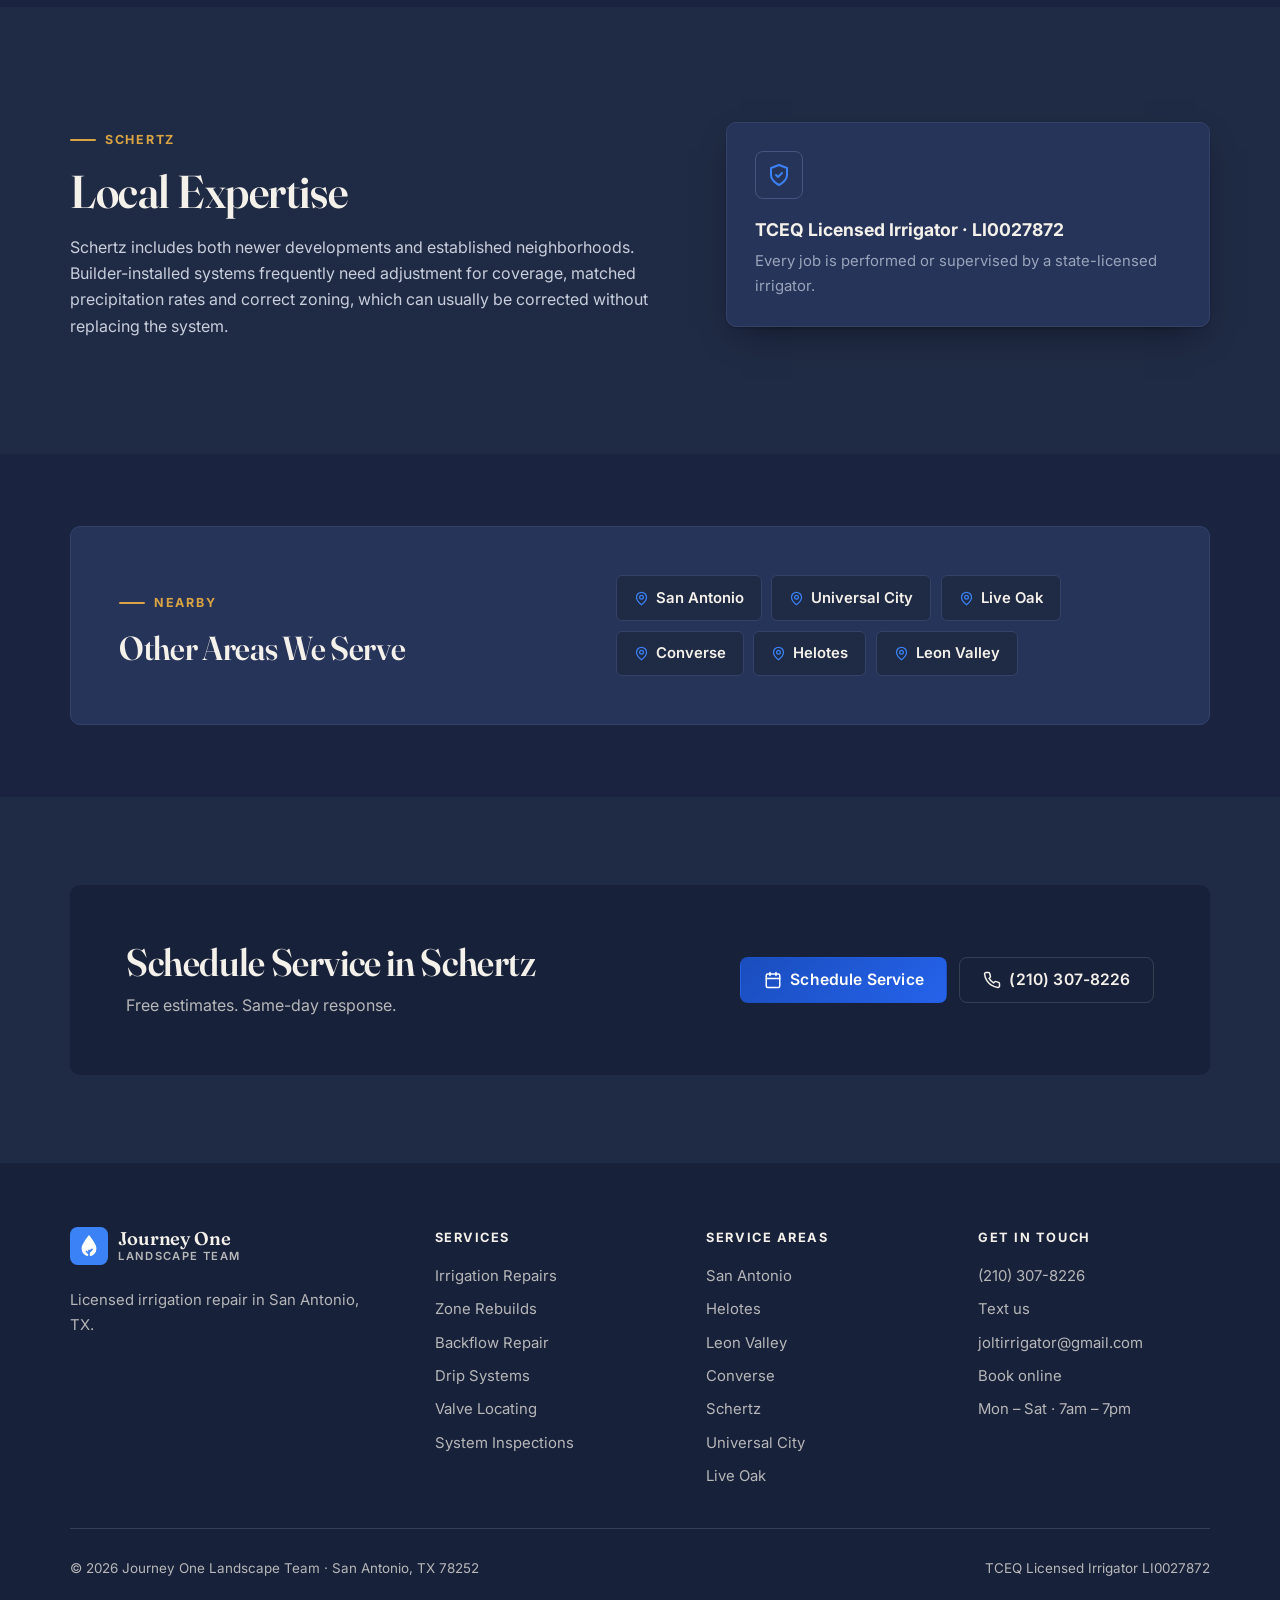
<file: schertz.html>
<!DOCTYPE html>
<html lang="en">
<head>
  <meta charset="UTF-8" />
  <meta name="viewport" content="width=device-width, initial-scale=1" />
  <title>Sprinkler &amp; Irrigation Repair in Schertz, TX | Journey One Landscape Team</title>
  <meta name="description" content="Licensed sprinkler and irrigation repair in Schertz, TX: repairs, zone rebuilds, backflow, drip and valve locating. Free estimates, same-day response. TCEQ LI0027872. Call (210) 307-8226." />
  <meta name="robots" content="index, follow, max-image-preview:large" />
  <link rel="canonical" href="https://www.journeyonelandscapeteam.com/schertz" />
  <meta name="theme-color" content="#1f2a44" media="(prefers-color-scheme: light)" />
  <meta name="theme-color" content="#1f2a44" media="(prefers-color-scheme: dark)" />
  <meta property="og:type" content="website" />
  <meta property="og:site_name" content="Journey One Landscape Team" />
  <meta property="og:locale" content="en_US" />
  <meta property="og:title" content="Sprinkler &amp; Irrigation Repair in Schertz, TX | Journey One Landscape Team" />
  <meta property="og:description" content="Licensed sprinkler and irrigation repair in Schertz, TX: repairs, zone rebuilds, backflow, drip and valve locating. Free estimates, same-day response. TCEQ LI0027872. Call (210) 307-8226." />
  <meta property="og:url" content="https://www.journeyonelandscapeteam.com/schertz" />
  <meta name="twitter:card" content="summary" />
  <meta name="format-detection" content="telephone=yes" />
  <link rel="icon" href="/favicon.svg" type="image/svg+xml" />
  <link rel="icon" href="/favicon-32x32.png" sizes="32x32" type="image/png" />
  <link rel="icon" href="/favicon.ico" sizes="any" />
  <link rel="preconnect" href="https://fonts.googleapis.com" />
  <link rel="preconnect" href="https://fonts.gstatic.com" crossorigin />
  <link rel="stylesheet" href="https://fonts.googleapis.com/css2?family=Fraunces:ital,opsz,wght@0,9..144,500;0,9..144,600;1,9..144,500&family=Inter:wght@400;500;600;700&display=swap" />
  <link rel="stylesheet" href="/styles.css" />
  <script type="application/ld+json">
{
  "@context": "https://schema.org",
  "@type": [
    "LocalBusiness",
    "HomeAndConstructionBusiness"
  ],
  "@id": "https://www.journeyonelandscapeteam.com/schertz#business",
  "name": "Journey One Landscape Team",
  "url": "https://www.journeyonelandscapeteam.com/schertz",
  "telephone": "+12103078226",
  "email": "joltirrigator@gmail.com",
  "priceRange": "$$",
  "description": "Licensed sprinkler and irrigation repair serving Schertz, TX. TCEQ Licensed Irrigator LI0027872.",
  "address": {
    "@type": "PostalAddress",
    "addressLocality": "San Antonio",
    "addressRegion": "TX",
    "postalCode": "78252",
    "addressCountry": "US"
  },
  "geo": {
    "@type": "GeoCoordinates",
    "latitude": 29.4241,
    "longitude": -98.4936
  },
  "openingHoursSpecification": [
    {
      "@type": "OpeningHoursSpecification",
      "dayOfWeek": [
        "Monday",
        "Tuesday",
        "Wednesday",
        "Thursday",
        "Friday",
        "Saturday"
      ],
      "opens": "07:00",
      "closes": "19:00"
    }
  ],
  "hasCredential": {
    "@type": "EducationalOccupationalCredential",
    "credentialCategory": "license",
    "name": "TCEQ Licensed Irrigator",
    "identifier": "LI0027872",
    "recognizedBy": {
      "@type": "Organization",
      "name": "Texas Commission on Environmental Quality"
    }
  },
  "potentialAction": {
    "@type": "ReserveAction",
    "target": {
      "@type": "EntryPoint",
      "urlTemplate": "https://www.journeyonelandscapeteam.com/book",
      "actionPlatform": [
        "https://schema.org/DesktopWebPlatform",
        "https://schema.org/MobileWebPlatform"
      ]
    },
    "result": {
      "@type": "Reservation",
      "name": "Irrigation service visit"
    }
  },
  "areaServed": {
    "@type": "City",
    "name": "Schertz, TX"
  }
}
  </script>
  <script type="application/ld+json">
{
  "@context": "https://schema.org",
  "@type": "BreadcrumbList",
  "itemListElement": [
    {
      "@type": "ListItem",
      "position": 1,
      "name": "Home",
      "item": "https://www.journeyonelandscapeteam.com/"
    },
    {
      "@type": "ListItem",
      "position": 2,
      "name": "Schertz, TX",
      "item": "https://www.journeyonelandscapeteam.com/schertz"
    }
  ]
}
  </script>
</head>
<body>
  <a class="skip" href="#main">Skip to content</a>
  <header class="site-header">
    <div class="wrap header-inner">
      <a class="brand" href="/" aria-label="Journey One Landscape Team, home">
        <svg class="brand-mark" viewBox="0 0 40 40" aria-hidden="true"><rect width="40" height="40" rx="8" fill="var(--leaf)"/><path d="M20 8.5c-5.2 6.6-7.8 10.8-7.8 14.3a7.8 7.8 0 0 0 15.6 0c0-3.5-2.6-7.7-7.8-14.3z" fill="var(--on-leaf)"/><path d="M20 31v-6.5m0 2.2 3.2-3.2M20 28.4l-2.6-2.6" stroke="var(--leaf)" stroke-width="1.8" stroke-linecap="round" fill="none"/></svg>
        <span class="brand-name">Journey One<small>Landscape Team</small></span>
      </a>
      <nav class="nav" aria-label="Main">
        <a href="/#services">Services</a>
        <a href="/#how">How it works</a>
        <a href="/#faq">FAQ</a>
        <a href="/#contact">Contact</a>
      </nav>
      <div class="header-actions">
        <a class="header-phone" href="tel:+12103078226"><svg viewBox="0 0 24 24" fill="none" stroke="currentColor" stroke-width="2" stroke-linecap="round" stroke-linejoin="round" aria-hidden="true"><path d="M22 16.92v3a2 2 0 0 1-2.18 2 19.79 19.79 0 0 1-8.63-3.07 19.5 19.5 0 0 1-6-6 19.79 19.79 0 0 1-3.07-8.67A2 2 0 0 1 4.11 2h3a2 2 0 0 1 2 1.72c.13.96.36 1.9.7 2.81a2 2 0 0 1-.45 2.11L8.09 9.91a16 16 0 0 0 6 6l1.27-1.27a2 2 0 0 1 2.11-.45c.91.34 1.85.57 2.81.7A2 2 0 0 1 22 16.92z"/></svg>(210) 307-8226</a>
        <a class="btn btn-primary" href="/book">Book a visit</a>
        <button class="menu-btn" type="button" aria-expanded="false" aria-controls="mobile-nav" aria-label="Menu"><svg viewBox="0 0 24 24" fill="none" stroke="currentColor" stroke-width="2" stroke-linecap="round" stroke-linejoin="round" aria-hidden="true"><path d="M4 7h16M4 12h16M4 17h16"/></svg></button>
      </div>
    </div>
    <nav class="mobile-nav" id="mobile-nav" aria-label="Mobile">
      <div class="wrap">
        <a href="/#services">Services</a>
        <a href="/#how">How it works</a>
        <a href="/#faq">FAQ</a>
        <a href="/#contact">Contact</a>
        <a href="tel:+12103078226">Call or text (210) 307-8226</a>
        <a class="btn btn-primary" href="/book">Book a visit</a>
      </div>
    </nav>
  </header>

  <main id="main">
  <section class="page-hero">
    <div class="wrap">
      <ol class="crumbs"><li><a href="/">Home</a></li><li>Service areas</li><li>Schertz</li></ol>
      <span class="hero-tag"><span class="dot"><svg viewBox="0 0 24 24" fill="none" stroke="currentColor" stroke-width="2" stroke-linecap="round" stroke-linejoin="round" aria-hidden="true"><path d="M20 10c0 6-8 12-8 12s-8-6-8-12a8 8 0 0 1 16 0z"/><circle cx="12" cy="10" r="3"/></svg></span>Schertz, TX</span>
      <h1>Sprinkler &amp; Irrigation Repair in <em>Schertz</em></h1>
      <p class="lead">Licensed irrigation service for homes and businesses in Schertz.</p>
      <div class="hero-cta">
        <a class="btn btn-primary" href="/book"><svg viewBox="0 0 24 24" fill="none" stroke="currentColor" stroke-width="2" stroke-linecap="round" stroke-linejoin="round" aria-hidden="true"><rect x="3" y="4" width="18" height="18" rx="2"/><path d="M16 2v4M8 2v4M3 10h18"/></svg>Schedule Service</a>
        <a class="btn btn-ghost" href="tel:+12103078226"><svg viewBox="0 0 24 24" fill="none" stroke="currentColor" stroke-width="2" stroke-linecap="round" stroke-linejoin="round" aria-hidden="true"><path d="M22 16.92v3a2 2 0 0 1-2.18 2 19.79 19.79 0 0 1-8.63-3.07 19.5 19.5 0 0 1-6-6 19.79 19.79 0 0 1-3.07-8.67A2 2 0 0 1 4.11 2h3a2 2 0 0 1 2 1.72c.13.96.36 1.9.7 2.81a2 2 0 0 1-.45 2.11L8.09 9.91a16 16 0 0 0 6 6l1.27-1.27a2 2 0 0 1 2.11-.45c.91.34 1.85.57 2.81.7A2 2 0 0 1 22 16.92z"/></svg>(210) 307-8226</a>
      </div>
    </div>
  </section>

  <section class="section alt">
    <div class="wrap">
      <div class="section-head reveal">
        <span class="eyebrow">Services</span>
        <h2>Irrigation Services in Schertz</h2>
      </div>
      <div class="services-grid">
        <article class="service reveal">
          <div class="ic"><svg viewBox="0 0 24 24" fill="none" stroke="currentColor" stroke-width="2" stroke-linecap="round" stroke-linejoin="round" aria-hidden="true"><path d="M12 2.7C7.5 8.4 5.5 12 5.5 15a6.5 6.5 0 0 0 13 0c0-3-2-6.6-6.5-12.3z"/></svg></div>
          <h3>Sprinkler & Irrigation Repair in Schertz</h3>
          <p>Repair of broken heads, damaged lines and malfunctioning valves. Most repairs are completed during the initial visit.</p>
          <a class="text-link" href="/book">Schedule <svg viewBox="0 0 24 24" fill="none" stroke="currentColor" stroke-width="2" stroke-linecap="round" stroke-linejoin="round" stroke-width="2.25" aria-hidden="true"><path d="M5 12h14M13 6l6 6-6 6"/></svg></a>
        </article>
        <article class="service reveal">
          <div class="ic"><svg viewBox="0 0 24 24" fill="none" stroke="currentColor" stroke-width="2" stroke-linecap="round" stroke-linejoin="round" aria-hidden="true"><path d="M12 21v-6"/><path d="M9 21h6"/><path d="M12 15c-4 0-7-3-8-7"/><path d="M12 15c4 0 7-3 8-7"/><path d="M12 15V9"/></svg></div>
          <h3>Zone Rebuilds in Schertz</h3>
          <p>Complete zone rebuilds designed for head-to-head coverage, using components suited to your soil and landscape.</p>
          <a class="text-link" href="/book">Schedule <svg viewBox="0 0 24 24" fill="none" stroke="currentColor" stroke-width="2" stroke-linecap="round" stroke-linejoin="round" stroke-width="2.25" aria-hidden="true"><path d="M5 12h14M13 6l6 6-6 6"/></svg></a>
        </article>
        <article class="service reveal">
          <div class="ic"><svg viewBox="0 0 24 24" fill="none" stroke="currentColor" stroke-width="2" stroke-linecap="round" stroke-linejoin="round" aria-hidden="true"><path d="M12 22s8-4 8-10V5l-8-3-8 3v7c0 6 8 10 8 10z"/><path d="m9 12 2 2 4-4"/></svg></div>
          <h3>Backflow Repair in Schertz</h3>
          <p>Backflow preventer repair and replacement by a licensed irrigator, in compliance with SAWS requirements.</p>
          <a class="text-link" href="/book">Schedule <svg viewBox="0 0 24 24" fill="none" stroke="currentColor" stroke-width="2" stroke-linecap="round" stroke-linejoin="round" stroke-width="2.25" aria-hidden="true"><path d="M5 12h14M13 6l6 6-6 6"/></svg></a>
        </article>
        <article class="service reveal">
          <div class="ic"><svg viewBox="0 0 24 24" fill="none" stroke="currentColor" stroke-width="2" stroke-linecap="round" stroke-linejoin="round" aria-hidden="true"><path d="M12 20v-8"/><path d="M12 12c0-4 3-7 8-7 0 4-3 7-8 7z"/><path d="M12 14c0-3-2.5-5.5-7-5.5 0 3 2.5 5.5 7 5.5z"/><path d="M6 20h12"/></svg></div>
          <h3>Drip Systems in Schertz</h3>
          <p>Drip irrigation installation and repair for beds, gardens and shrubs, delivering water directly to the root zone.</p>
          <a class="text-link" href="/book">Schedule <svg viewBox="0 0 24 24" fill="none" stroke="currentColor" stroke-width="2" stroke-linecap="round" stroke-linejoin="round" stroke-width="2.25" aria-hidden="true"><path d="M5 12h14M13 6l6 6-6 6"/></svg></a>
        </article>
        <article class="service reveal">
          <div class="ic"><svg viewBox="0 0 24 24" fill="none" stroke="currentColor" stroke-width="2" stroke-linecap="round" stroke-linejoin="round" aria-hidden="true"><circle cx="11" cy="11" r="7"/><path d="m21 21-4.3-4.3"/><path d="M11 8v6M8 11h6"/></svg></div>
          <h3>Valve Locating in Schertz</h3>
          <p>Location of buried or unmarked valves with minimal disturbance to your landscape.</p>
          <a class="text-link" href="/book">Schedule <svg viewBox="0 0 24 24" fill="none" stroke="currentColor" stroke-width="2" stroke-linecap="round" stroke-linejoin="round" stroke-width="2.25" aria-hidden="true"><path d="M5 12h14M13 6l6 6-6 6"/></svg></a>
        </article>
        <article class="service reveal">
          <div class="ic"><svg viewBox="0 0 24 24" fill="none" stroke="currentColor" stroke-width="2" stroke-linecap="round" stroke-linejoin="round" aria-hidden="true"><rect x="5" y="3" width="14" height="18" rx="2"/><path d="M9 3h6v3H9z"/><path d="m9 13 2 2 4-4"/></svg></div>
          <h3>System Inspections in Schertz</h3>
          <p>Zone-by-zone inspection with a written report and repair recommendations.</p>
          <a class="text-link" href="/book">Schedule <svg viewBox="0 0 24 24" fill="none" stroke="currentColor" stroke-width="2" stroke-linecap="round" stroke-linejoin="round" stroke-width="2.25" aria-hidden="true"><path d="M5 12h14M13 6l6 6-6 6"/></svg></a>
        </article>
      </div>
    </div>
  </section>

  <section class="section">
    <div class="wrap local-note">
      <div class="prose reveal">
        <span class="eyebrow">Schertz</span>
        <h2>Local Expertise</h2>
        <p style="margin-top:1rem">Schertz includes both newer developments and established neighborhoods. Builder-installed systems frequently need adjustment for coverage, matched precipitation rates and correct zoning, which can usually be corrected without replacing the system.</p>
      </div>
      <div class="license-card reveal">
        <span class="ic"><svg viewBox="0 0 24 24" fill="none" stroke="currentColor" stroke-width="2" stroke-linecap="round" stroke-linejoin="round" aria-hidden="true"><path d="M12 22s8-4 8-10V5l-8-3-8 3v7c0 6 8 10 8 10z"/><path d="m9 12 2 2 4-4"/></svg></span>
        <strong>TCEQ Licensed Irrigator · LI0027872</strong>
        <p>Every job is performed or supervised by a state-licensed irrigator.</p>
      </div>
    </div>
  </section>

  <section class="section alt" style="padding-block:clamp(3rem,6vw,4.5rem)">
    <div class="wrap">
      <div class="areas-card reveal">
        <div>
          <span class="eyebrow">Nearby</span>
          <h2 style="font-size:clamp(1.6rem,2.6vw,2.1rem)">Other Areas We Serve</h2>
        </div>
        <ul class="chips">
          <li><a class="chip" href="/"><svg viewBox="0 0 24 24" fill="none" stroke="currentColor" stroke-width="2" stroke-linecap="round" stroke-linejoin="round" aria-hidden="true"><path d="M20 10c0 6-8 12-8 12s-8-6-8-12a8 8 0 0 1 16 0z"/><circle cx="12" cy="10" r="3"/></svg>San Antonio</a></li>
          <li><a class="chip" href="/universal-city"><svg viewBox="0 0 24 24" fill="none" stroke="currentColor" stroke-width="2" stroke-linecap="round" stroke-linejoin="round" aria-hidden="true"><path d="M20 10c0 6-8 12-8 12s-8-6-8-12a8 8 0 0 1 16 0z"/><circle cx="12" cy="10" r="3"/></svg>Universal City</a></li>
          <li><a class="chip" href="/live-oak"><svg viewBox="0 0 24 24" fill="none" stroke="currentColor" stroke-width="2" stroke-linecap="round" stroke-linejoin="round" aria-hidden="true"><path d="M20 10c0 6-8 12-8 12s-8-6-8-12a8 8 0 0 1 16 0z"/><circle cx="12" cy="10" r="3"/></svg>Live Oak</a></li>
          <li><a class="chip" href="/converse"><svg viewBox="0 0 24 24" fill="none" stroke="currentColor" stroke-width="2" stroke-linecap="round" stroke-linejoin="round" aria-hidden="true"><path d="M20 10c0 6-8 12-8 12s-8-6-8-12a8 8 0 0 1 16 0z"/><circle cx="12" cy="10" r="3"/></svg>Converse</a></li>
          <li><a class="chip" href="/helotes"><svg viewBox="0 0 24 24" fill="none" stroke="currentColor" stroke-width="2" stroke-linecap="round" stroke-linejoin="round" aria-hidden="true"><path d="M20 10c0 6-8 12-8 12s-8-6-8-12a8 8 0 0 1 16 0z"/><circle cx="12" cy="10" r="3"/></svg>Helotes</a></li>
          <li><a class="chip" href="/leon-valley"><svg viewBox="0 0 24 24" fill="none" stroke="currentColor" stroke-width="2" stroke-linecap="round" stroke-linejoin="round" aria-hidden="true"><path d="M20 10c0 6-8 12-8 12s-8-6-8-12a8 8 0 0 1 16 0z"/><circle cx="12" cy="10" r="3"/></svg>Leon Valley</a></li>
        </ul>
      </div>
    </div>
  </section>

  <section class="cta-band">
    <div class="wrap">
      <div class="cta-card reveal">
        <div>
          <h2>Schedule Service in Schertz</h2>
          <p>Free estimates. Same-day response.</p>
        </div>
        <div class="cta-actions">
          <a class="btn btn-light" href="/book"><svg viewBox="0 0 24 24" fill="none" stroke="currentColor" stroke-width="2" stroke-linecap="round" stroke-linejoin="round" aria-hidden="true"><rect x="3" y="4" width="18" height="18" rx="2"/><path d="M16 2v4M8 2v4M3 10h18"/></svg>Schedule Service</a>
          <a class="btn btn-outline-light" href="tel:+12103078226"><svg viewBox="0 0 24 24" fill="none" stroke="currentColor" stroke-width="2" stroke-linecap="round" stroke-linejoin="round" aria-hidden="true"><path d="M22 16.92v3a2 2 0 0 1-2.18 2 19.79 19.79 0 0 1-8.63-3.07 19.5 19.5 0 0 1-6-6 19.79 19.79 0 0 1-3.07-8.67A2 2 0 0 1 4.11 2h3a2 2 0 0 1 2 1.72c.13.96.36 1.9.7 2.81a2 2 0 0 1-.45 2.11L8.09 9.91a16 16 0 0 0 6 6l1.27-1.27a2 2 0 0 1 2.11-.45c.91.34 1.85.57 2.81.7A2 2 0 0 1 22 16.92z"/></svg>(210) 307-8226</a>
        </div>
      </div>
    </div>
  </section>
  </main>

  <footer class="site-footer">
    <div class="wrap">
      <div class="footer-grid">
        <div>
          <a class="brand" href="/"><svg class="brand-mark" viewBox="0 0 40 40" aria-hidden="true"><rect width="40" height="40" rx="8" fill="var(--leaf)"/><path d="M20 8.5c-5.2 6.6-7.8 10.8-7.8 14.3a7.8 7.8 0 0 0 15.6 0c0-3.5-2.6-7.7-7.8-14.3z" fill="var(--on-leaf)"/><path d="M20 31v-6.5m0 2.2 3.2-3.2M20 28.4l-2.6-2.6" stroke="var(--leaf)" stroke-width="1.8" stroke-linecap="round" fill="none"/></svg><span class="brand-name">Journey One<small>Landscape Team</small></span></a>
          <p class="footer-about">Licensed irrigation repair in San Antonio, TX.</p>
        </div>
        <div>
          <h4>Services</h4>
          <ul><li><a href="/#services">Irrigation Repairs</a></li><li><a href="/#services">Zone Rebuilds</a></li><li><a href="/#services">Backflow Repair</a></li><li><a href="/#services">Drip Systems</a></li><li><a href="/#services">Valve Locating</a></li><li><a href="/#services">System Inspections</a></li></ul>
        </div>
        <div>
          <h4>Service areas</h4>
          <ul><li><a href="/">San Antonio</a></li><li><a href="/helotes">Helotes</a></li><li><a href="/leon-valley">Leon Valley</a></li><li><a href="/converse">Converse</a></li><li><a href="/schertz">Schertz</a></li><li><a href="/universal-city">Universal City</a></li><li><a href="/live-oak">Live Oak</a></li></ul>
        </div>
        <div>
          <h4>Get in touch</h4>
          <ul>
            <li><a href="tel:+12103078226">(210) 307-8226</a></li>
            <li><a href="sms:+12103078226">Text us</a></li>
            <li><a href="mailto:joltirrigator@gmail.com">joltirrigator@gmail.com</a></li>
            <li><a href="/book">Book online</a></li>
            <li>Mon – Sat · 7am – 7pm</li>
          </ul>
        </div>
      </div>
      <div class="footer-bottom">
        <span>© <span data-year>2026</span> Journey One Landscape Team · San Antonio, TX 78252</span>
        <span>TCEQ Licensed Irrigator LI0027872</span>
      </div>
    </div>
  </footer>

  <div class="action-bar">
    <a class="btn btn-ghost" href="tel:+12103078226"><svg viewBox="0 0 24 24" fill="none" stroke="currentColor" stroke-width="2" stroke-linecap="round" stroke-linejoin="round" aria-hidden="true"><path d="M22 16.92v3a2 2 0 0 1-2.18 2 19.79 19.79 0 0 1-8.63-3.07 19.5 19.5 0 0 1-6-6 19.79 19.79 0 0 1-3.07-8.67A2 2 0 0 1 4.11 2h3a2 2 0 0 1 2 1.72c.13.96.36 1.9.7 2.81a2 2 0 0 1-.45 2.11L8.09 9.91a16 16 0 0 0 6 6l1.27-1.27a2 2 0 0 1 2.11-.45c.91.34 1.85.57 2.81.7A2 2 0 0 1 22 16.92z"/></svg>Call</a>
    <a class="btn btn-primary" href="/book"><svg viewBox="0 0 24 24" fill="none" stroke="currentColor" stroke-width="2" stroke-linecap="round" stroke-linejoin="round" aria-hidden="true"><rect x="3" y="4" width="18" height="18" rx="2"/><path d="M16 2v4M8 2v4M3 10h18"/></svg>Book</a>
  </div>

  <script src="/site.js" defer></script>
</body>
</html>
</file>
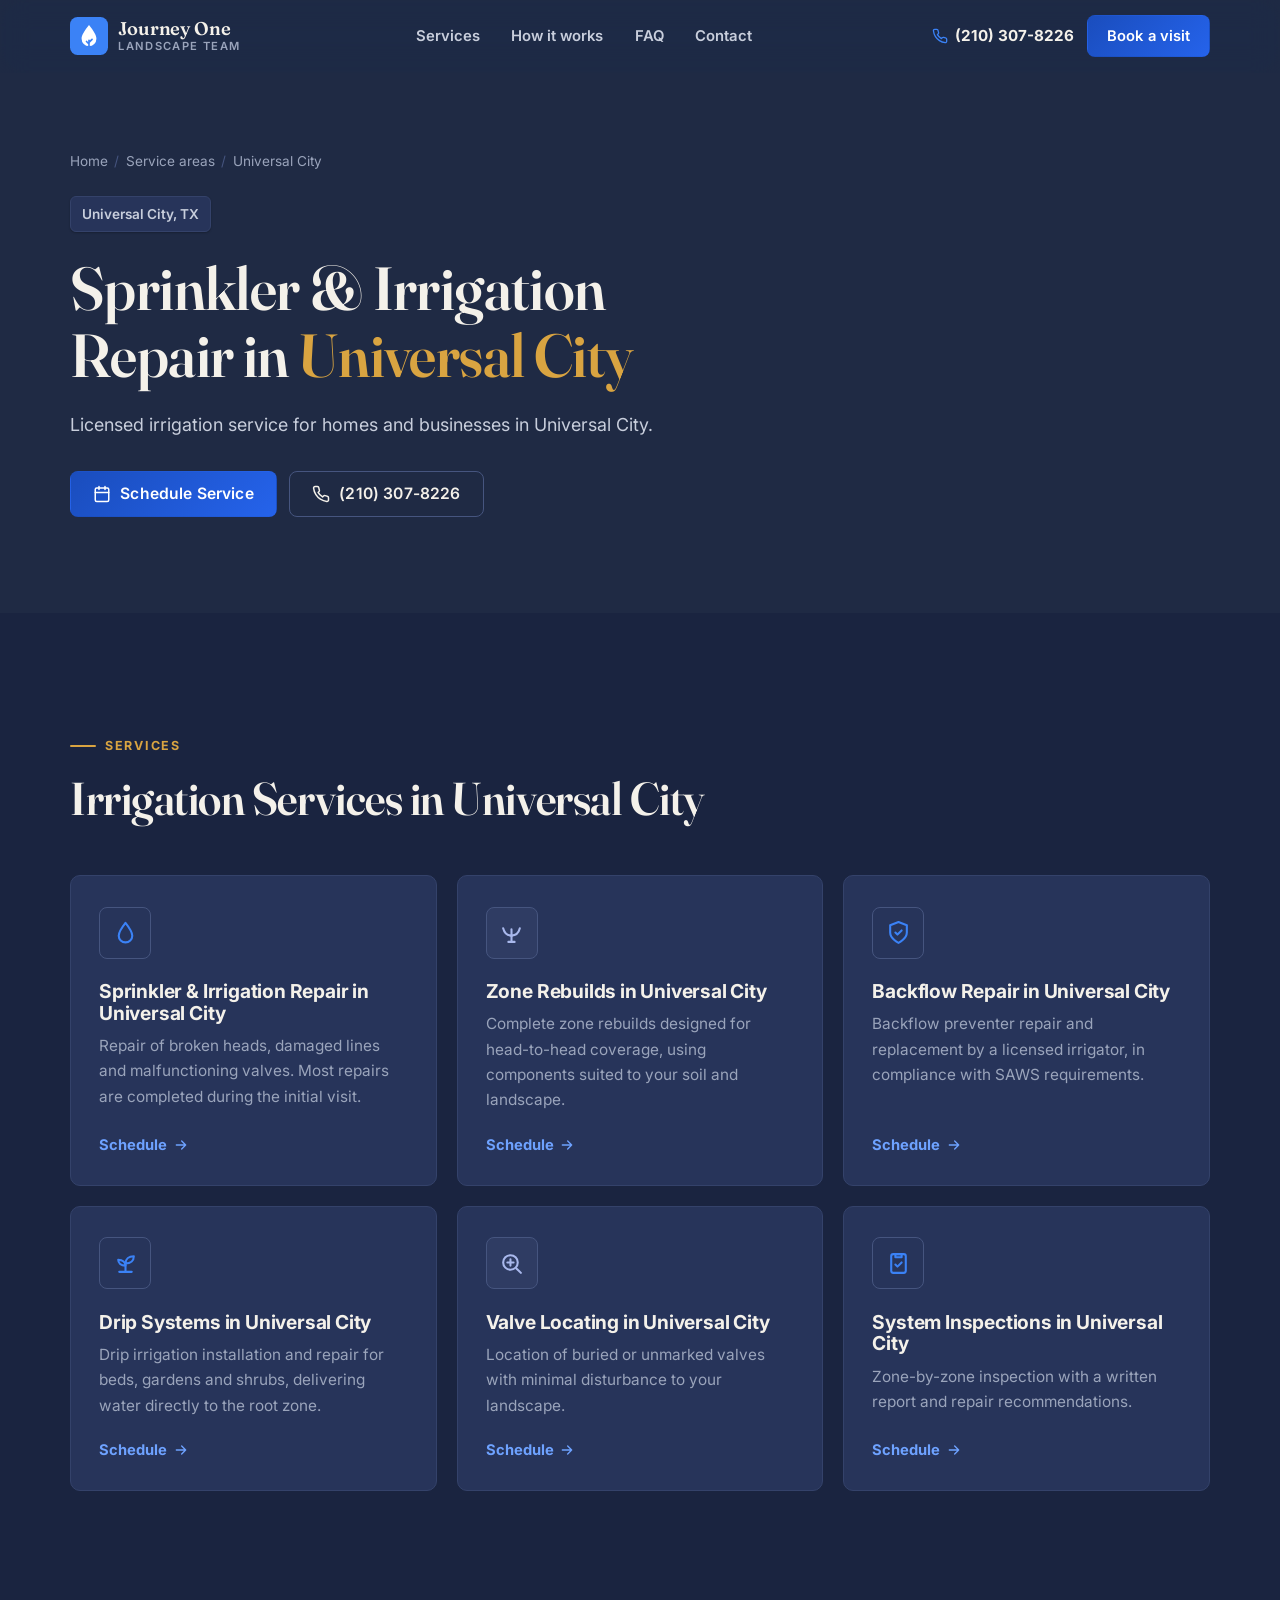
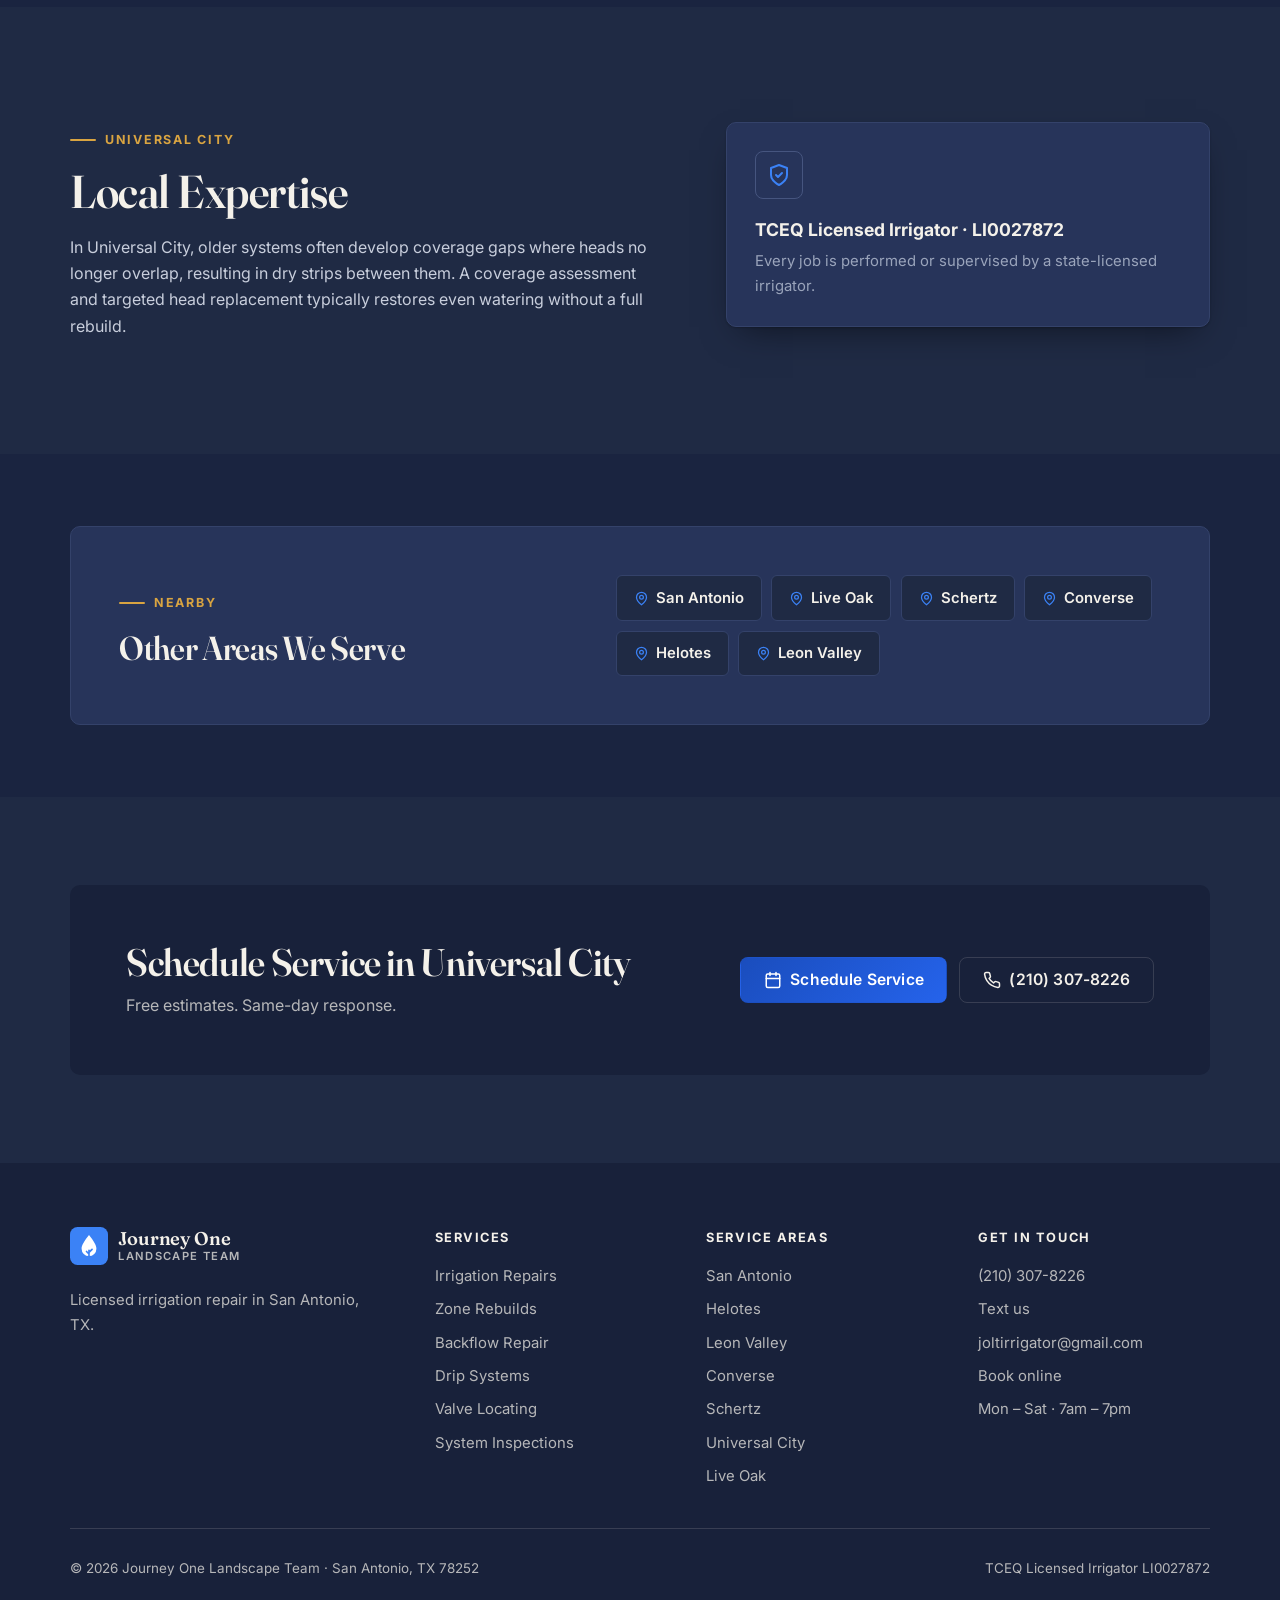
<file: universal-city.html>
<!DOCTYPE html>
<html lang="en">
<head>
  <meta charset="UTF-8" />
  <meta name="viewport" content="width=device-width, initial-scale=1" />
  <title>Sprinkler &amp; Irrigation Repair in Universal City, TX | Journey One Landscape Team</title>
  <meta name="description" content="Licensed sprinkler and irrigation repair in Universal City, TX: repairs, zone rebuilds, backflow, drip and valve locating. Free estimates, same-day response. TCEQ LI0027872. Call (210) 307-8226." />
  <meta name="robots" content="index, follow, max-image-preview:large" />
  <link rel="canonical" href="https://www.journeyonelandscapeteam.com/universal-city" />
  <meta name="theme-color" content="#1f2a44" media="(prefers-color-scheme: light)" />
  <meta name="theme-color" content="#1f2a44" media="(prefers-color-scheme: dark)" />
  <meta property="og:type" content="website" />
  <meta property="og:site_name" content="Journey One Landscape Team" />
  <meta property="og:locale" content="en_US" />
  <meta property="og:title" content="Sprinkler &amp; Irrigation Repair in Universal City, TX | Journey One Landscape Team" />
  <meta property="og:description" content="Licensed sprinkler and irrigation repair in Universal City, TX: repairs, zone rebuilds, backflow, drip and valve locating. Free estimates, same-day response. TCEQ LI0027872. Call (210) 307-8226." />
  <meta property="og:url" content="https://www.journeyonelandscapeteam.com/universal-city" />
  <meta name="twitter:card" content="summary" />
  <meta name="format-detection" content="telephone=yes" />
  <link rel="icon" href="/favicon.svg" type="image/svg+xml" />
  <link rel="icon" href="/favicon-32x32.png" sizes="32x32" type="image/png" />
  <link rel="icon" href="/favicon.ico" sizes="any" />
  <link rel="preconnect" href="https://fonts.googleapis.com" />
  <link rel="preconnect" href="https://fonts.gstatic.com" crossorigin />
  <link rel="stylesheet" href="https://fonts.googleapis.com/css2?family=Fraunces:ital,opsz,wght@0,9..144,500;0,9..144,600;1,9..144,500&family=Inter:wght@400;500;600;700&display=swap" />
  <link rel="stylesheet" href="/styles.css" />
  <script type="application/ld+json">
{
  "@context": "https://schema.org",
  "@type": [
    "LocalBusiness",
    "HomeAndConstructionBusiness"
  ],
  "@id": "https://www.journeyonelandscapeteam.com/universal-city#business",
  "name": "Journey One Landscape Team",
  "url": "https://www.journeyonelandscapeteam.com/universal-city",
  "telephone": "+12103078226",
  "email": "joltirrigator@gmail.com",
  "priceRange": "$$",
  "description": "Licensed sprinkler and irrigation repair serving Universal City, TX. TCEQ Licensed Irrigator LI0027872.",
  "address": {
    "@type": "PostalAddress",
    "addressLocality": "San Antonio",
    "addressRegion": "TX",
    "postalCode": "78252",
    "addressCountry": "US"
  },
  "geo": {
    "@type": "GeoCoordinates",
    "latitude": 29.4241,
    "longitude": -98.4936
  },
  "openingHoursSpecification": [
    {
      "@type": "OpeningHoursSpecification",
      "dayOfWeek": [
        "Monday",
        "Tuesday",
        "Wednesday",
        "Thursday",
        "Friday",
        "Saturday"
      ],
      "opens": "07:00",
      "closes": "19:00"
    }
  ],
  "hasCredential": {
    "@type": "EducationalOccupationalCredential",
    "credentialCategory": "license",
    "name": "TCEQ Licensed Irrigator",
    "identifier": "LI0027872",
    "recognizedBy": {
      "@type": "Organization",
      "name": "Texas Commission on Environmental Quality"
    }
  },
  "potentialAction": {
    "@type": "ReserveAction",
    "target": {
      "@type": "EntryPoint",
      "urlTemplate": "https://www.journeyonelandscapeteam.com/book",
      "actionPlatform": [
        "https://schema.org/DesktopWebPlatform",
        "https://schema.org/MobileWebPlatform"
      ]
    },
    "result": {
      "@type": "Reservation",
      "name": "Irrigation service visit"
    }
  },
  "areaServed": {
    "@type": "City",
    "name": "Universal City, TX"
  }
}
  </script>
  <script type="application/ld+json">
{
  "@context": "https://schema.org",
  "@type": "BreadcrumbList",
  "itemListElement": [
    {
      "@type": "ListItem",
      "position": 1,
      "name": "Home",
      "item": "https://www.journeyonelandscapeteam.com/"
    },
    {
      "@type": "ListItem",
      "position": 2,
      "name": "Universal City, TX",
      "item": "https://www.journeyonelandscapeteam.com/universal-city"
    }
  ]
}
  </script>
</head>
<body>
  <a class="skip" href="#main">Skip to content</a>
  <header class="site-header">
    <div class="wrap header-inner">
      <a class="brand" href="/" aria-label="Journey One Landscape Team, home">
        <svg class="brand-mark" viewBox="0 0 40 40" aria-hidden="true"><rect width="40" height="40" rx="8" fill="var(--leaf)"/><path d="M20 8.5c-5.2 6.6-7.8 10.8-7.8 14.3a7.8 7.8 0 0 0 15.6 0c0-3.5-2.6-7.7-7.8-14.3z" fill="var(--on-leaf)"/><path d="M20 31v-6.5m0 2.2 3.2-3.2M20 28.4l-2.6-2.6" stroke="var(--leaf)" stroke-width="1.8" stroke-linecap="round" fill="none"/></svg>
        <span class="brand-name">Journey One<small>Landscape Team</small></span>
      </a>
      <nav class="nav" aria-label="Main">
        <a href="/#services">Services</a>
        <a href="/#how">How it works</a>
        <a href="/#faq">FAQ</a>
        <a href="/#contact">Contact</a>
      </nav>
      <div class="header-actions">
        <a class="header-phone" href="tel:+12103078226"><svg viewBox="0 0 24 24" fill="none" stroke="currentColor" stroke-width="2" stroke-linecap="round" stroke-linejoin="round" aria-hidden="true"><path d="M22 16.92v3a2 2 0 0 1-2.18 2 19.79 19.79 0 0 1-8.63-3.07 19.5 19.5 0 0 1-6-6 19.79 19.79 0 0 1-3.07-8.67A2 2 0 0 1 4.11 2h3a2 2 0 0 1 2 1.72c.13.96.36 1.9.7 2.81a2 2 0 0 1-.45 2.11L8.09 9.91a16 16 0 0 0 6 6l1.27-1.27a2 2 0 0 1 2.11-.45c.91.34 1.85.57 2.81.7A2 2 0 0 1 22 16.92z"/></svg>(210) 307-8226</a>
        <a class="btn btn-primary" href="/book">Book a visit</a>
        <button class="menu-btn" type="button" aria-expanded="false" aria-controls="mobile-nav" aria-label="Menu"><svg viewBox="0 0 24 24" fill="none" stroke="currentColor" stroke-width="2" stroke-linecap="round" stroke-linejoin="round" aria-hidden="true"><path d="M4 7h16M4 12h16M4 17h16"/></svg></button>
      </div>
    </div>
    <nav class="mobile-nav" id="mobile-nav" aria-label="Mobile">
      <div class="wrap">
        <a href="/#services">Services</a>
        <a href="/#how">How it works</a>
        <a href="/#faq">FAQ</a>
        <a href="/#contact">Contact</a>
        <a href="tel:+12103078226">Call or text (210) 307-8226</a>
        <a class="btn btn-primary" href="/book">Book a visit</a>
      </div>
    </nav>
  </header>

  <main id="main">
  <section class="page-hero">
    <div class="wrap">
      <ol class="crumbs"><li><a href="/">Home</a></li><li>Service areas</li><li>Universal City</li></ol>
      <span class="hero-tag"><span class="dot"><svg viewBox="0 0 24 24" fill="none" stroke="currentColor" stroke-width="2" stroke-linecap="round" stroke-linejoin="round" aria-hidden="true"><path d="M20 10c0 6-8 12-8 12s-8-6-8-12a8 8 0 0 1 16 0z"/><circle cx="12" cy="10" r="3"/></svg></span>Universal City, TX</span>
      <h1>Sprinkler &amp; Irrigation Repair in <em>Universal City</em></h1>
      <p class="lead">Licensed irrigation service for homes and businesses in Universal City.</p>
      <div class="hero-cta">
        <a class="btn btn-primary" href="/book"><svg viewBox="0 0 24 24" fill="none" stroke="currentColor" stroke-width="2" stroke-linecap="round" stroke-linejoin="round" aria-hidden="true"><rect x="3" y="4" width="18" height="18" rx="2"/><path d="M16 2v4M8 2v4M3 10h18"/></svg>Schedule Service</a>
        <a class="btn btn-ghost" href="tel:+12103078226"><svg viewBox="0 0 24 24" fill="none" stroke="currentColor" stroke-width="2" stroke-linecap="round" stroke-linejoin="round" aria-hidden="true"><path d="M22 16.92v3a2 2 0 0 1-2.18 2 19.79 19.79 0 0 1-8.63-3.07 19.5 19.5 0 0 1-6-6 19.79 19.79 0 0 1-3.07-8.67A2 2 0 0 1 4.11 2h3a2 2 0 0 1 2 1.72c.13.96.36 1.9.7 2.81a2 2 0 0 1-.45 2.11L8.09 9.91a16 16 0 0 0 6 6l1.27-1.27a2 2 0 0 1 2.11-.45c.91.34 1.85.57 2.81.7A2 2 0 0 1 22 16.92z"/></svg>(210) 307-8226</a>
      </div>
    </div>
  </section>

  <section class="section alt">
    <div class="wrap">
      <div class="section-head reveal">
        <span class="eyebrow">Services</span>
        <h2>Irrigation Services in Universal City</h2>
      </div>
      <div class="services-grid">
        <article class="service reveal">
          <div class="ic"><svg viewBox="0 0 24 24" fill="none" stroke="currentColor" stroke-width="2" stroke-linecap="round" stroke-linejoin="round" aria-hidden="true"><path d="M12 2.7C7.5 8.4 5.5 12 5.5 15a6.5 6.5 0 0 0 13 0c0-3-2-6.6-6.5-12.3z"/></svg></div>
          <h3>Sprinkler & Irrigation Repair in Universal City</h3>
          <p>Repair of broken heads, damaged lines and malfunctioning valves. Most repairs are completed during the initial visit.</p>
          <a class="text-link" href="/book">Schedule <svg viewBox="0 0 24 24" fill="none" stroke="currentColor" stroke-width="2" stroke-linecap="round" stroke-linejoin="round" stroke-width="2.25" aria-hidden="true"><path d="M5 12h14M13 6l6 6-6 6"/></svg></a>
        </article>
        <article class="service reveal">
          <div class="ic"><svg viewBox="0 0 24 24" fill="none" stroke="currentColor" stroke-width="2" stroke-linecap="round" stroke-linejoin="round" aria-hidden="true"><path d="M12 21v-6"/><path d="M9 21h6"/><path d="M12 15c-4 0-7-3-8-7"/><path d="M12 15c4 0 7-3 8-7"/><path d="M12 15V9"/></svg></div>
          <h3>Zone Rebuilds in Universal City</h3>
          <p>Complete zone rebuilds designed for head-to-head coverage, using components suited to your soil and landscape.</p>
          <a class="text-link" href="/book">Schedule <svg viewBox="0 0 24 24" fill="none" stroke="currentColor" stroke-width="2" stroke-linecap="round" stroke-linejoin="round" stroke-width="2.25" aria-hidden="true"><path d="M5 12h14M13 6l6 6-6 6"/></svg></a>
        </article>
        <article class="service reveal">
          <div class="ic"><svg viewBox="0 0 24 24" fill="none" stroke="currentColor" stroke-width="2" stroke-linecap="round" stroke-linejoin="round" aria-hidden="true"><path d="M12 22s8-4 8-10V5l-8-3-8 3v7c0 6 8 10 8 10z"/><path d="m9 12 2 2 4-4"/></svg></div>
          <h3>Backflow Repair in Universal City</h3>
          <p>Backflow preventer repair and replacement by a licensed irrigator, in compliance with SAWS requirements.</p>
          <a class="text-link" href="/book">Schedule <svg viewBox="0 0 24 24" fill="none" stroke="currentColor" stroke-width="2" stroke-linecap="round" stroke-linejoin="round" stroke-width="2.25" aria-hidden="true"><path d="M5 12h14M13 6l6 6-6 6"/></svg></a>
        </article>
        <article class="service reveal">
          <div class="ic"><svg viewBox="0 0 24 24" fill="none" stroke="currentColor" stroke-width="2" stroke-linecap="round" stroke-linejoin="round" aria-hidden="true"><path d="M12 20v-8"/><path d="M12 12c0-4 3-7 8-7 0 4-3 7-8 7z"/><path d="M12 14c0-3-2.5-5.5-7-5.5 0 3 2.5 5.5 7 5.5z"/><path d="M6 20h12"/></svg></div>
          <h3>Drip Systems in Universal City</h3>
          <p>Drip irrigation installation and repair for beds, gardens and shrubs, delivering water directly to the root zone.</p>
          <a class="text-link" href="/book">Schedule <svg viewBox="0 0 24 24" fill="none" stroke="currentColor" stroke-width="2" stroke-linecap="round" stroke-linejoin="round" stroke-width="2.25" aria-hidden="true"><path d="M5 12h14M13 6l6 6-6 6"/></svg></a>
        </article>
        <article class="service reveal">
          <div class="ic"><svg viewBox="0 0 24 24" fill="none" stroke="currentColor" stroke-width="2" stroke-linecap="round" stroke-linejoin="round" aria-hidden="true"><circle cx="11" cy="11" r="7"/><path d="m21 21-4.3-4.3"/><path d="M11 8v6M8 11h6"/></svg></div>
          <h3>Valve Locating in Universal City</h3>
          <p>Location of buried or unmarked valves with minimal disturbance to your landscape.</p>
          <a class="text-link" href="/book">Schedule <svg viewBox="0 0 24 24" fill="none" stroke="currentColor" stroke-width="2" stroke-linecap="round" stroke-linejoin="round" stroke-width="2.25" aria-hidden="true"><path d="M5 12h14M13 6l6 6-6 6"/></svg></a>
        </article>
        <article class="service reveal">
          <div class="ic"><svg viewBox="0 0 24 24" fill="none" stroke="currentColor" stroke-width="2" stroke-linecap="round" stroke-linejoin="round" aria-hidden="true"><rect x="5" y="3" width="14" height="18" rx="2"/><path d="M9 3h6v3H9z"/><path d="m9 13 2 2 4-4"/></svg></div>
          <h3>System Inspections in Universal City</h3>
          <p>Zone-by-zone inspection with a written report and repair recommendations.</p>
          <a class="text-link" href="/book">Schedule <svg viewBox="0 0 24 24" fill="none" stroke="currentColor" stroke-width="2" stroke-linecap="round" stroke-linejoin="round" stroke-width="2.25" aria-hidden="true"><path d="M5 12h14M13 6l6 6-6 6"/></svg></a>
        </article>
      </div>
    </div>
  </section>

  <section class="section">
    <div class="wrap local-note">
      <div class="prose reveal">
        <span class="eyebrow">Universal City</span>
        <h2>Local Expertise</h2>
        <p style="margin-top:1rem">In Universal City, older systems often develop coverage gaps where heads no longer overlap, resulting in dry strips between them. A coverage assessment and targeted head replacement typically restores even watering without a full rebuild.</p>
      </div>
      <div class="license-card reveal">
        <span class="ic"><svg viewBox="0 0 24 24" fill="none" stroke="currentColor" stroke-width="2" stroke-linecap="round" stroke-linejoin="round" aria-hidden="true"><path d="M12 22s8-4 8-10V5l-8-3-8 3v7c0 6 8 10 8 10z"/><path d="m9 12 2 2 4-4"/></svg></span>
        <strong>TCEQ Licensed Irrigator · LI0027872</strong>
        <p>Every job is performed or supervised by a state-licensed irrigator.</p>
      </div>
    </div>
  </section>

  <section class="section alt" style="padding-block:clamp(3rem,6vw,4.5rem)">
    <div class="wrap">
      <div class="areas-card reveal">
        <div>
          <span class="eyebrow">Nearby</span>
          <h2 style="font-size:clamp(1.6rem,2.6vw,2.1rem)">Other Areas We Serve</h2>
        </div>
        <ul class="chips">
          <li><a class="chip" href="/"><svg viewBox="0 0 24 24" fill="none" stroke="currentColor" stroke-width="2" stroke-linecap="round" stroke-linejoin="round" aria-hidden="true"><path d="M20 10c0 6-8 12-8 12s-8-6-8-12a8 8 0 0 1 16 0z"/><circle cx="12" cy="10" r="3"/></svg>San Antonio</a></li>
          <li><a class="chip" href="/live-oak"><svg viewBox="0 0 24 24" fill="none" stroke="currentColor" stroke-width="2" stroke-linecap="round" stroke-linejoin="round" aria-hidden="true"><path d="M20 10c0 6-8 12-8 12s-8-6-8-12a8 8 0 0 1 16 0z"/><circle cx="12" cy="10" r="3"/></svg>Live Oak</a></li>
          <li><a class="chip" href="/schertz"><svg viewBox="0 0 24 24" fill="none" stroke="currentColor" stroke-width="2" stroke-linecap="round" stroke-linejoin="round" aria-hidden="true"><path d="M20 10c0 6-8 12-8 12s-8-6-8-12a8 8 0 0 1 16 0z"/><circle cx="12" cy="10" r="3"/></svg>Schertz</a></li>
          <li><a class="chip" href="/converse"><svg viewBox="0 0 24 24" fill="none" stroke="currentColor" stroke-width="2" stroke-linecap="round" stroke-linejoin="round" aria-hidden="true"><path d="M20 10c0 6-8 12-8 12s-8-6-8-12a8 8 0 0 1 16 0z"/><circle cx="12" cy="10" r="3"/></svg>Converse</a></li>
          <li><a class="chip" href="/helotes"><svg viewBox="0 0 24 24" fill="none" stroke="currentColor" stroke-width="2" stroke-linecap="round" stroke-linejoin="round" aria-hidden="true"><path d="M20 10c0 6-8 12-8 12s-8-6-8-12a8 8 0 0 1 16 0z"/><circle cx="12" cy="10" r="3"/></svg>Helotes</a></li>
          <li><a class="chip" href="/leon-valley"><svg viewBox="0 0 24 24" fill="none" stroke="currentColor" stroke-width="2" stroke-linecap="round" stroke-linejoin="round" aria-hidden="true"><path d="M20 10c0 6-8 12-8 12s-8-6-8-12a8 8 0 0 1 16 0z"/><circle cx="12" cy="10" r="3"/></svg>Leon Valley</a></li>
        </ul>
      </div>
    </div>
  </section>

  <section class="cta-band">
    <div class="wrap">
      <div class="cta-card reveal">
        <div>
          <h2>Schedule Service in Universal City</h2>
          <p>Free estimates. Same-day response.</p>
        </div>
        <div class="cta-actions">
          <a class="btn btn-light" href="/book"><svg viewBox="0 0 24 24" fill="none" stroke="currentColor" stroke-width="2" stroke-linecap="round" stroke-linejoin="round" aria-hidden="true"><rect x="3" y="4" width="18" height="18" rx="2"/><path d="M16 2v4M8 2v4M3 10h18"/></svg>Schedule Service</a>
          <a class="btn btn-outline-light" href="tel:+12103078226"><svg viewBox="0 0 24 24" fill="none" stroke="currentColor" stroke-width="2" stroke-linecap="round" stroke-linejoin="round" aria-hidden="true"><path d="M22 16.92v3a2 2 0 0 1-2.18 2 19.79 19.79 0 0 1-8.63-3.07 19.5 19.5 0 0 1-6-6 19.79 19.79 0 0 1-3.07-8.67A2 2 0 0 1 4.11 2h3a2 2 0 0 1 2 1.72c.13.96.36 1.9.7 2.81a2 2 0 0 1-.45 2.11L8.09 9.91a16 16 0 0 0 6 6l1.27-1.27a2 2 0 0 1 2.11-.45c.91.34 1.85.57 2.81.7A2 2 0 0 1 22 16.92z"/></svg>(210) 307-8226</a>
        </div>
      </div>
    </div>
  </section>
  </main>

  <footer class="site-footer">
    <div class="wrap">
      <div class="footer-grid">
        <div>
          <a class="brand" href="/"><svg class="brand-mark" viewBox="0 0 40 40" aria-hidden="true"><rect width="40" height="40" rx="8" fill="var(--leaf)"/><path d="M20 8.5c-5.2 6.6-7.8 10.8-7.8 14.3a7.8 7.8 0 0 0 15.6 0c0-3.5-2.6-7.7-7.8-14.3z" fill="var(--on-leaf)"/><path d="M20 31v-6.5m0 2.2 3.2-3.2M20 28.4l-2.6-2.6" stroke="var(--leaf)" stroke-width="1.8" stroke-linecap="round" fill="none"/></svg><span class="brand-name">Journey One<small>Landscape Team</small></span></a>
          <p class="footer-about">Licensed irrigation repair in San Antonio, TX.</p>
        </div>
        <div>
          <h4>Services</h4>
          <ul><li><a href="/#services">Irrigation Repairs</a></li><li><a href="/#services">Zone Rebuilds</a></li><li><a href="/#services">Backflow Repair</a></li><li><a href="/#services">Drip Systems</a></li><li><a href="/#services">Valve Locating</a></li><li><a href="/#services">System Inspections</a></li></ul>
        </div>
        <div>
          <h4>Service areas</h4>
          <ul><li><a href="/">San Antonio</a></li><li><a href="/helotes">Helotes</a></li><li><a href="/leon-valley">Leon Valley</a></li><li><a href="/converse">Converse</a></li><li><a href="/schertz">Schertz</a></li><li><a href="/universal-city">Universal City</a></li><li><a href="/live-oak">Live Oak</a></li></ul>
        </div>
        <div>
          <h4>Get in touch</h4>
          <ul>
            <li><a href="tel:+12103078226">(210) 307-8226</a></li>
            <li><a href="sms:+12103078226">Text us</a></li>
            <li><a href="mailto:joltirrigator@gmail.com">joltirrigator@gmail.com</a></li>
            <li><a href="/book">Book online</a></li>
            <li>Mon – Sat · 7am – 7pm</li>
          </ul>
        </div>
      </div>
      <div class="footer-bottom">
        <span>© <span data-year>2026</span> Journey One Landscape Team · San Antonio, TX 78252</span>
        <span>TCEQ Licensed Irrigator LI0027872</span>
      </div>
    </div>
  </footer>

  <div class="action-bar">
    <a class="btn btn-ghost" href="tel:+12103078226"><svg viewBox="0 0 24 24" fill="none" stroke="currentColor" stroke-width="2" stroke-linecap="round" stroke-linejoin="round" aria-hidden="true"><path d="M22 16.92v3a2 2 0 0 1-2.18 2 19.79 19.79 0 0 1-8.63-3.07 19.5 19.5 0 0 1-6-6 19.79 19.79 0 0 1-3.07-8.67A2 2 0 0 1 4.11 2h3a2 2 0 0 1 2 1.72c.13.96.36 1.9.7 2.81a2 2 0 0 1-.45 2.11L8.09 9.91a16 16 0 0 0 6 6l1.27-1.27a2 2 0 0 1 2.11-.45c.91.34 1.85.57 2.81.7A2 2 0 0 1 22 16.92z"/></svg>Call</a>
    <a class="btn btn-primary" href="/book"><svg viewBox="0 0 24 24" fill="none" stroke="currentColor" stroke-width="2" stroke-linecap="round" stroke-linejoin="round" aria-hidden="true"><rect x="3" y="4" width="18" height="18" rx="2"/><path d="M16 2v4M8 2v4M3 10h18"/></svg>Book</a>
  </div>

  <script src="/site.js" defer></script>
</body>
</html>
</file>
<file: styles.css>
/* Journey One Landscape Team — shared styles for every page.
   One dark-navy theme across the whole site (same navy, gold and terracotta as Inkwell Books). */

:root {
  color-scheme: dark;
  --bg: #1f2a44;
  --surface: #27345a;
  --surface-2: #1a2440;
  --ink: #f4f1ea;
  --body: #c8cedc;
  --muted: #9aa4bb;
  --line: #34426a;
  --line-strong: #46557f;
  --leaf: #3b82f6;
  --leaf-strong: #2563eb;
  --leaf-soft: #263f78;
  --on-leaf: #ffffff;
  --water: #a9b8ec;
  --water-soft: #2f3c63;
  --sun: #d9a441;
  --deep: #18213a;
  --deep-2: #24304f;
  --deep-accent: #d9a441;
  --deep-glow: rgba(58, 63, 143, 0.75);
  --lawn: #4a9a69;
  --lawn-soft: #2f6247;
  --on-deep: #f4f1ea;
  --on-deep-muted: rgba(244, 241, 234, 0.72);
  --on-deep-line: rgba(244, 241, 234, 0.14);
  --shadow-sm: 0 1px 2px rgba(0, 0, 0, 0.25);
  --shadow: 0 1px 2px rgba(0, 0, 0, 0.2), 0 14px 34px -14px rgba(0, 0, 0, 0.55);
  --radius: 18px;
  --radius-sm: 12px;
  --gutter: clamp(16px, 4vw, 32px);
  --font-display: 'Fraunces', Georgia, 'Times New Roman', serif;
  --font-body: 'Inter', system-ui, -apple-system, 'Segoe UI', sans-serif;
}

/* ── Base ─────────────────────────────────────────── */
*, *::before, *::after { box-sizing: border-box; }
* { margin: 0; padding: 0; }
html { scroll-behavior: smooth; -webkit-text-size-adjust: 100%; }
body {
  font-family: var(--font-body);
  font-size: 1rem;
  line-height: 1.65;
  color: var(--body);
  background: var(--bg);
  overflow-x: hidden;
  -webkit-font-smoothing: antialiased;
}
img, svg { display: block; max-width: 100%; }
a { color: inherit; }
:focus-visible { outline: 3px solid var(--water); outline-offset: 3px; border-radius: 6px; }
.wrap { width: min(1140px, 100% - 2 * var(--gutter)); margin-inline: auto; }
.sr-only { position: absolute; width: 1px; height: 1px; overflow: hidden; clip: rect(0 0 0 0); white-space: nowrap; }
.skip { position: absolute; left: 1rem; top: -4rem; z-index: 999; background: var(--ink); color: var(--bg); padding: .6rem 1rem; border-radius: 8px; text-decoration: none; font-weight: 600; }
.skip:focus { top: 1rem; }

h1, h2, h3 { color: var(--ink); line-height: 1.12; }
h1, h2 { font-family: var(--font-display); font-weight: 600; letter-spacing: -0.02em; font-variation-settings: "opsz" 96; }
h1 { font-size: clamp(2.5rem, 5.6vw, 4.4rem); }
h2 { font-size: clamp(2rem, 3.6vw, 2.9rem); }
h3 { font-size: 1.12rem; font-weight: 700; letter-spacing: -0.01em; }
h1 em, h2 em { font-style: italic; color: var(--leaf); font-weight: 500; }
p { max-width: 65ch; }

.eyebrow {
  display: inline-flex; align-items: center; gap: .55rem;
  font-size: .78rem; font-weight: 700; letter-spacing: .14em; text-transform: uppercase;
  color: var(--leaf); margin-bottom: 1rem;
}
.eyebrow::before { content: ""; width: 26px; height: 2px; border-radius: 2px; background: currentColor; }
.lead { font-size: clamp(1.05rem, 1.4vw, 1.2rem); color: var(--body); }

.section { padding: clamp(4.5rem, 9vw, 7.5rem) 0; }
.section-head { max-width: 720px; margin-bottom: clamp(2.25rem, 4vw, 3.5rem); }
.section-head.center { margin-inline: auto; text-align: center; }
.section-head.center p { margin-inline: auto; }
.section-head p { margin-top: 1rem; color: var(--muted); font-size: 1.06rem; }
.alt { background: var(--surface-2); }

/* ── Buttons ──────────────────────────────────────── */
.btn {
  display: inline-flex; align-items: center; justify-content: center; gap: .55rem;
  min-height: 48px; padding: .8rem 1.4rem; border-radius: 999px;
  font: 600 .98rem/1 var(--font-body); text-decoration: none; cursor: pointer;
  border: 1.5px solid transparent;
  transition: background .2s, color .2s, border-color .2s, transform .2s, box-shadow .2s;
}
.btn svg { width: 18px; height: 18px; flex-shrink: 0; }
.btn-primary { background: var(--leaf); color: var(--on-leaf); box-shadow: 0 8px 20px -10px var(--leaf); }
.btn-primary:hover { background: var(--leaf-strong); transform: translateY(-1px); }
.btn-ghost { background: transparent; color: var(--ink); border-color: var(--line-strong); }
.btn-ghost:hover { border-color: var(--ink); }
.btn-light { background: var(--on-deep); color: #0c1e38; }
.btn-light:hover { background: #fff; transform: translateY(-1px); }
.btn-outline-light { color: var(--on-deep); border-color: var(--on-deep-line); }
.btn-outline-light:hover { border-color: var(--on-deep); }
.text-link { color: var(--leaf); font-weight: 700; text-decoration: none; display: inline-flex; align-items: center; gap: .35rem; }
.text-link svg { width: 16px; height: 16px; transition: transform .2s; }
.text-link:hover svg { transform: translateX(3px); }

/* ── Header ───────────────────────────────────────── */
.site-header {
  position: sticky; top: 0; z-index: 100;
  background: color-mix(in srgb, var(--bg) 86%, transparent);
  backdrop-filter: saturate(160%) blur(14px);
  -webkit-backdrop-filter: saturate(160%) blur(14px);
  border-bottom: 1px solid transparent;
  transition: border-color .2s, box-shadow .2s;
}
.site-header.scrolled { border-bottom-color: var(--line); box-shadow: var(--shadow-sm); }
.header-inner { display: flex; align-items: center; justify-content: space-between; gap: 1rem; height: 72px; }
.brand { display: inline-flex; align-items: center; gap: .65rem; text-decoration: none; color: var(--ink); }
.brand-mark { width: 38px; height: 38px; flex-shrink: 0; }
.brand-name { font-family: var(--font-display); font-weight: 600; font-size: 1.15rem; line-height: 1.05; letter-spacing: -0.01em; }
.brand-name small { display: block; font-family: var(--font-body); font-size: .7rem; font-weight: 600; letter-spacing: .12em; text-transform: uppercase; color: var(--muted); margin-top: 3px; }
.nav { display: flex; align-items: center; gap: .25rem; }
.nav a { color: var(--body); text-decoration: none; font-weight: 600; font-size: .93rem; padding: .55rem .85rem; border-radius: 999px; transition: background .15s, color .15s; }
.nav a:hover { background: var(--surface-2); color: var(--ink); }
.header-actions { display: flex; align-items: center; gap: .6rem; }
.header-phone { font-weight: 700; color: var(--ink); text-decoration: none; display: inline-flex; align-items: center; gap: .45rem; font-size: .95rem; padding: .5rem .25rem; }
.header-phone svg { width: 16px; height: 16px; color: var(--leaf); }
.header-actions .btn { min-height: 42px; padding: .65rem 1.15rem; font-size: .92rem; }
.menu-btn { display: none; width: 44px; height: 44px; border-radius: 12px; border: 1px solid var(--line-strong); background: var(--surface); color: var(--ink); cursor: pointer; align-items: center; justify-content: center; }
.menu-btn svg { width: 22px; height: 22px; }
.mobile-nav { display: none; border-top: 1px solid var(--line); background: var(--bg); padding: .75rem 0 1.25rem; }
.mobile-nav.open { display: block; }
.mobile-nav a { display: block; padding: .85rem 0; font-weight: 600; font-size: 1.05rem; color: var(--ink); text-decoration: none; border-bottom: 1px solid var(--line); }
.mobile-nav .btn { margin-top: 1rem; width: 100%; border-bottom: 0; color: var(--on-leaf); }

/* ── Hero ─────────────────────────────────────────── */
.hero { position: relative; padding: clamp(3rem, 7vw, 6rem) 0 clamp(3.5rem, 7vw, 6rem); overflow: hidden; background: radial-gradient(1200px 420px at 80% -10%, #3a3f8f 0%, transparent 60%), var(--deep); color: var(--on-deep-muted); }
.hero h1 { color: var(--on-deep); }
.hero h1 em { color: var(--deep-accent); }
.hero .lead { color: var(--on-deep-muted); }
.hero .hero-tag { background: rgba(255, 255, 255, 0.08); border-color: var(--on-deep-line); color: var(--on-deep); box-shadow: none; }
.hero .hero-tag .dot { background: rgba(217, 164, 65, 0.2); color: var(--deep-accent); }
.hero .btn-ghost { color: var(--on-deep); border-color: var(--on-deep-line); }
.hero .btn-ghost:hover { border-color: var(--on-deep); }
.hero-proof { color: var(--on-deep-muted) !important; }
.hero-proof svg { color: var(--deep-accent) !important; }
.hero .art-card { border-color: var(--on-deep-line); }
.hero-grid { position: relative; display: grid; grid-template-columns: 1.08fr .92fr; gap: clamp(2rem, 5vw, 4.5rem); align-items: center; }
.hero-tag {
  display: inline-flex; align-items: center; gap: .5rem; padding: .4rem .85rem .4rem .45rem;
  background: var(--surface); border: 1px solid var(--line); border-radius: 999px;
  font-size: .85rem; font-weight: 600; color: var(--body); margin-bottom: 1.5rem; box-shadow: var(--shadow-sm);
}
.hero-tag .dot { width: 22px; height: 22px; border-radius: 50%; background: var(--leaf-soft); color: var(--leaf); display: grid; place-items: center; }
.hero-tag .dot svg { width: 13px; height: 13px; }
.hero h1 { margin-bottom: 1.4rem; }
.hero .lead { margin-bottom: 2rem; }
.hero-cta { display: flex; flex-wrap: wrap; gap: .75rem; margin-bottom: 2rem; }
.hero-proof { display: flex; flex-wrap: wrap; gap: .5rem 1.5rem; font-size: .9rem; color: var(--muted); list-style: none; }
.hero-proof li { display: inline-flex; align-items: center; gap: .45rem; }
.hero-proof svg { width: 17px; height: 17px; color: var(--leaf); }

.hero-art { position: relative; }
.art-card {
  position: relative; border-radius: 28px; overflow: hidden; aspect-ratio: 5 / 4.4;
  background: linear-gradient(180deg, var(--water-soft) 0%, var(--surface) 78%);
  border: 1px solid var(--line); box-shadow: var(--shadow);
}
.art-card svg { width: 100%; height: 100%; }
.float-chip {
  position: absolute; display: flex; align-items: center; gap: .7rem;
  background: var(--surface); border: 1px solid var(--line); border-radius: 16px;
  padding: .75rem 1rem; box-shadow: var(--shadow); font-size: .85rem; line-height: 1.3;
}
.float-chip strong { display: block; color: var(--ink); font-size: .92rem; }
.float-chip span { color: var(--muted); }
.float-chip .ic { width: 38px; height: 38px; border-radius: 11px; display: grid; place-items: center; flex-shrink: 0; }
.float-chip .ic svg { width: 19px; height: 19px; }
.chip-license { left: -1.5rem; bottom: 2.2rem; }
.chip-license .ic { background: var(--leaf-soft); color: var(--leaf); }
.chip-fast { right: -1rem; top: 1.6rem; }
.chip-fast .ic { background: var(--water-soft); color: var(--water); }

/* Sprinkler illustration */
.art-sky { fill: transparent; }
.art-sun { fill: var(--sun); opacity: .9; }
.art-hill-back { fill: color-mix(in srgb, var(--lawn-soft) 70%, var(--surface)); }
.art-hill-mid { fill: var(--lawn-soft); }
.art-hill-front { fill: var(--lawn); }
.art-grass { stroke: color-mix(in srgb, var(--lawn) 70%, #000); stroke-width: 3; stroke-linecap: round; fill: none; opacity: .55; }
.art-head { fill: var(--ink); }
.art-head-cap { fill: var(--line-strong); }
.art-spray { fill: none; stroke: var(--water); stroke-width: 4; stroke-linecap: round; stroke-dasharray: 1 14; animation: spray 1.6s linear infinite; }
.art-spray.s2 { stroke-width: 3; opacity: .75; animation-duration: 1.9s; }
.art-spray.s3 { stroke-width: 2.5; opacity: .55; animation-duration: 2.3s; }
.art-drop { fill: var(--water); opacity: .7; animation: drop 2.4s ease-in infinite; }
.art-drop.d2 { animation-delay: .8s; }
.art-drop.d3 { animation-delay: 1.6s; }
.art-cloud { fill: var(--surface); opacity: .9; }
@keyframes spray { to { stroke-dashoffset: -30; } }
@keyframes drop { 0% { transform: translateY(-6px); opacity: 0; } 30% { opacity: .75; } 100% { transform: translateY(26px); opacity: 0; } }

/* ── Trust strip ──────────────────────────────────── */
.trust { border-block: 1px solid var(--line); background: var(--surface); }
.trust-grid { display: grid; grid-template-columns: repeat(4, 1fr); }
.trust-item { display: flex; align-items: center; gap: .85rem; padding: 1.4rem 1.25rem; }
.trust-item + .trust-item { border-left: 1px solid var(--line); }
.trust-item .ic { width: 42px; height: 42px; border-radius: 12px; background: var(--leaf-soft); color: var(--leaf); display: grid; place-items: center; flex-shrink: 0; }
.trust-item .ic svg { width: 20px; height: 20px; }
.trust-item strong { display: block; color: var(--ink); font-size: .95rem; line-height: 1.25; }
.trust-item span { font-size: .82rem; color: var(--muted); }

/* ── Symptoms ─────────────────────────────────────── */
.symptoms { display: grid; grid-template-columns: repeat(3, 1fr); gap: 1rem; }
.symptom {
  display: flex; gap: 1rem; align-items: flex-start; padding: 1.35rem 1.4rem;
  background: var(--surface); border: 1px solid var(--line); border-radius: var(--radius-sm);
}
.symptom .q { font-family: var(--font-display); font-size: 1.6rem; line-height: 1; color: var(--water); font-weight: 600; }
.symptom strong { display: block; color: var(--ink); margin-bottom: .2rem; font-size: 1rem; }
.symptom span { font-size: .92rem; color: var(--muted); }
.symptoms-foot { margin-top: 2rem; display: flex; flex-wrap: wrap; align-items: center; gap: 1rem 1.5rem; }
.symptoms-foot p { color: var(--ink); font-weight: 600; }

/* ── Services ─────────────────────────────────────── */
.services-grid { display: grid; grid-template-columns: repeat(3, 1fr); gap: 1.25rem; }
.service {
  position: relative; display: flex; flex-direction: column; padding: 1.9rem 1.75rem 1.75rem;
  background: var(--surface); border: 1px solid var(--line); border-radius: var(--radius);
  transition: transform .25s, box-shadow .25s, border-color .25s;
}
.service:hover { transform: translateY(-4px); box-shadow: var(--shadow); border-color: var(--line-strong); }
.service .ic { width: 52px; height: 52px; border-radius: 15px; background: var(--leaf-soft); color: var(--leaf); display: grid; place-items: center; margin-bottom: 1.4rem; }
.service .ic svg { width: 25px; height: 25px; }
.service:nth-child(3n+2) .ic { background: var(--water-soft); color: var(--water); }
.service h3 { font-size: 1.2rem; margin-bottom: .55rem; }
.service p { font-size: .96rem; color: var(--muted); flex: 1; }
.service .text-link { margin-top: 1.25rem; font-size: .92rem; }

/* ── Steps ────────────────────────────────────────── */
.steps { display: grid; grid-template-columns: repeat(3, 1fr); gap: 1.25rem; counter-reset: step; list-style: none; }
.step { position: relative; padding: 2rem 1.75rem; border-radius: var(--radius); background: var(--surface); border: 1px solid var(--line); }
.step::before {
  counter-increment: step; content: counter(step);
  display: grid; place-items: center; width: 46px; height: 46px; border-radius: 50%;
  font-family: var(--font-display); font-size: 1.35rem; font-weight: 600;
  background: var(--ink); color: var(--bg); margin-bottom: 1.25rem;
}
.step h3 { font-size: 1.2rem; margin-bottom: .5rem; }
.step p { color: var(--muted); font-size: .96rem; }

/* ── Deep (dark) band ─────────────────────────────── */
.deep { background: var(--deep); color: var(--on-deep-muted); position: relative; overflow: hidden; }
.deep::before {
  content: ""; position: absolute; right: -10%; top: -30%; width: 60%; height: 160%;
  background: radial-gradient(closest-side, var(--deep-glow), transparent); pointer-events: none;
}
.deep h2, .deep h3, .deep strong { color: var(--on-deep); }
.deep h2 em { color: var(--deep-accent); }
.deep .eyebrow { color: var(--deep-accent); }
.deep-grid { position: relative; display: grid; grid-template-columns: 1fr 1fr; gap: clamp(2rem, 6vw, 5rem); align-items: center; }
.deep p { color: var(--on-deep-muted); }
.promises { list-style: none; display: grid; gap: 1.1rem; margin: 2rem 0 2.25rem; }
.promises li { display: flex; gap: .9rem; align-items: flex-start; }
.promises .ic { width: 30px; height: 30px; border-radius: 50%; background: rgba(156, 200, 255, 0.16); color: var(--deep-accent); display: grid; place-items: center; flex-shrink: 0; margin-top: 2px; }
.promises .ic svg { width: 16px; height: 16px; }
.promises strong { display: block; font-size: 1.02rem; margin-bottom: .1rem; }
.promises span { font-size: .93rem; }
.app-card { background: var(--deep-2); border: 1px solid var(--on-deep-line); border-radius: 24px; padding: clamp(1.5rem, 3vw, 2.25rem); }
.app-card-head { display: flex; align-items: center; justify-content: space-between; gap: 1rem; margin-bottom: 1.4rem; }
.app-badge { display: inline-flex; align-items: center; gap: .45rem; font-size: .75rem; font-weight: 700; letter-spacing: .12em; text-transform: uppercase; color: var(--deep-accent); border: 1px solid rgba(156, 200, 255, 0.32); border-radius: 999px; padding: .35rem .8rem; }
.app-badge svg { width: 14px; height: 14px; }
.deep-grid h2 { margin-bottom: 1.1rem; }
.app-card h3 { font-family: var(--font-display); font-weight: 600; font-size: 1.5rem; margin-bottom: .5rem; }
.app-features { display: grid; grid-template-columns: 1fr 1fr; gap: .85rem; margin-top: 1.5rem; }
.app-feature { padding: 1rem; border-radius: 14px; background: rgba(238, 245, 240, 0.04); border: 1px solid var(--on-deep-line); }
.app-feature strong { display: block; font-size: .92rem; margin-bottom: .2rem; }
.app-feature span { font-size: .84rem; line-height: 1.45; display: block; }

/* ── Reviews ──────────────────────────────────────── */
.reviews { display: grid; grid-template-columns: 1.25fr 1fr 1fr; gap: 1.25rem; align-items: stretch; }
.review { display: flex; flex-direction: column; padding: 1.9rem; background: var(--surface); border: 1px solid var(--line); border-radius: var(--radius); }
.review.feature { background: var(--leaf); border-color: var(--leaf); }
.review.feature blockquote, .review.feature .who strong { color: var(--on-leaf); }
.review.feature .who span { color: color-mix(in srgb, var(--on-leaf) 75%, transparent); }
.review.feature .avatar { background: color-mix(in srgb, var(--on-leaf) 18%, transparent); color: var(--on-leaf); }
.stars { display: flex; gap: 3px; color: var(--sun); margin-bottom: 1rem; }
.stars svg { width: 18px; height: 18px; }
.review blockquote { font-family: var(--font-display); font-size: 1.15rem; line-height: 1.5; color: var(--ink); flex: 1; font-variation-settings: "opsz" 24; }
.review.feature blockquote { font-size: 1.3rem; }
.who { display: flex; align-items: center; gap: .75rem; margin-top: 1.5rem; }
.avatar { width: 42px; height: 42px; border-radius: 50%; background: var(--leaf-soft); color: var(--leaf); display: grid; place-items: center; font-weight: 700; font-size: .9rem; flex-shrink: 0; }
.who strong { display: block; color: var(--ink); font-size: .95rem; }
.who span { font-size: .82rem; color: var(--muted); }

/* ── Areas ────────────────────────────────────────── */
.areas-card { display: grid; grid-template-columns: .9fr 1.1fr; gap: clamp(1.5rem, 4vw, 3.5rem); align-items: center; padding: clamp(1.75rem, 4vw, 3rem); background: var(--surface); border: 1px solid var(--line); border-radius: 28px; }
.areas-card p { color: var(--muted); margin-top: .85rem; }
.chips { display: flex; flex-wrap: wrap; gap: .6rem; list-style: none; }
.chip { display: inline-flex; align-items: center; gap: .45rem; padding: .6rem 1.05rem; border-radius: 999px; background: var(--bg); border: 1px solid var(--line); font-weight: 600; font-size: .93rem; color: var(--ink); text-decoration: none; transition: border-color .2s, background .2s, color .2s; }
.chip svg { width: 15px; height: 15px; color: var(--leaf); }
a.chip:hover { border-color: var(--leaf); color: var(--leaf); }
.chip.muted { color: var(--muted); }

/* ── FAQ ──────────────────────────────────────────── */
.faq-grid { display: grid; grid-template-columns: .8fr 1.2fr; gap: clamp(2rem, 6vw, 5rem); align-items: start; }
.faq-side p { color: var(--muted); margin: 1rem 0 1.5rem; }
.faq-list { border-top: 1px solid var(--line); }
.faq-list details { border-bottom: 1px solid var(--line); }
.faq-list summary { list-style: none; cursor: pointer; display: flex; align-items: center; justify-content: space-between; gap: 1.25rem; padding: 1.35rem 0; font-weight: 700; font-size: 1.05rem; color: var(--ink); }
.faq-list summary::-webkit-details-marker { display: none; }
.faq-list summary .pm { width: 32px; height: 32px; border-radius: 50%; border: 1px solid var(--line-strong); display: grid; place-items: center; flex-shrink: 0; color: var(--leaf); transition: transform .25s, background .25s, color .25s, border-color .25s; }
.faq-list summary .pm svg { width: 15px; height: 15px; }
.faq-list details[open] summary .pm { transform: rotate(45deg); background: var(--leaf); border-color: var(--leaf); color: var(--on-leaf); }
.faq-list details p { padding: 0 3rem 1.4rem 0; color: var(--body); }

/* ── Contact ──────────────────────────────────────── */
.contact-grid { display: grid; grid-template-columns: .9fr 1.1fr; gap: clamp(2rem, 5vw, 4rem); align-items: start; }
.contact-ways { display: grid; gap: .75rem; margin-top: 2rem; }
.way { display: flex; align-items: center; gap: 1rem; padding: 1rem 1.15rem; border-radius: 16px; background: var(--surface); border: 1px solid var(--line); text-decoration: none; transition: border-color .2s, transform .2s; }
.way:hover { border-color: var(--leaf); transform: translateX(3px); }
.way .ic { width: 46px; height: 46px; border-radius: 13px; background: var(--leaf-soft); color: var(--leaf); display: grid; place-items: center; flex-shrink: 0; }
.way .ic svg { width: 21px; height: 21px; }
.way small { display: block; font-size: .75rem; font-weight: 700; letter-spacing: .1em; text-transform: uppercase; color: var(--muted); }
.way strong { color: var(--ink); font-size: 1.05rem; word-break: break-word; }
.hours { margin-top: 1.5rem; font-size: .92rem; color: var(--muted); }
.form-card { background: var(--surface); border: 1px solid var(--line); border-radius: 24px; padding: clamp(1.5rem, 3.5vw, 2.5rem); box-shadow: var(--shadow); }
.form-card h3 { font-family: var(--font-display); font-weight: 600; font-size: 1.6rem; margin-bottom: .35rem; }
.form-card > p { color: var(--muted); margin-bottom: 1.5rem; font-size: .95rem; }
.form { display: grid; gap: 1rem; }
.form-row { display: grid; grid-template-columns: 1fr 1fr; gap: 1rem; }
.field label { display: block; font-size: .85rem; font-weight: 600; color: var(--ink); margin-bottom: .4rem; }
.field input, .field select, .field textarea {
  width: 100%; min-height: 50px; padding: .8rem 1rem; border-radius: 12px;
  border: 1.5px solid var(--line-strong); background: var(--bg); color: var(--ink);
  font: 500 1rem/1.4 var(--font-body); transition: border-color .2s, box-shadow .2s;
}
.field textarea { min-height: 120px; resize: vertical; }
.field input:focus, .field select:focus, .field textarea:focus { outline: none; border-color: var(--leaf); box-shadow: 0 0 0 4px color-mix(in srgb, var(--leaf) 18%, transparent); }
.form .btn { width: 100%; margin-top: .25rem; }
.form-note { font-size: .82rem; color: var(--muted); text-align: center; }
.hp { position: absolute; left: -9999px; }

/* ── CTA band ─────────────────────────────────────── */
.cta-band { padding: clamp(3.5rem, 7vw, 5.5rem) 0; }
.cta-card { position: relative; overflow: hidden; display: flex; align-items: center; justify-content: space-between; flex-wrap: wrap; gap: 1.5rem 2rem; padding: clamp(2rem, 5vw, 3.5rem); border-radius: 28px; background: var(--deep); color: var(--on-deep-muted); }
.cta-card::after { content: ""; position: absolute; right: -60px; bottom: -120px; width: 320px; height: 320px; border-radius: 50%; background: radial-gradient(closest-side, rgba(98, 180, 234, 0.22), transparent); pointer-events: none; }
.cta-card h2 { color: var(--on-deep); font-size: clamp(1.75rem, 3vw, 2.4rem); }
.cta-card p { margin-top: .5rem; }
.cta-actions { position: relative; z-index: 1; display: flex; flex-wrap: wrap; gap: .75rem; }

/* ── Footer ───────────────────────────────────────── */
.site-footer { background: var(--deep); color: var(--on-deep-muted); padding: 4rem 0 2rem; font-size: .93rem; }
.footer-grid { display: grid; grid-template-columns: 1.4fr 1fr 1fr 1fr; gap: 2.5rem; padding-bottom: 2.5rem; border-bottom: 1px solid var(--on-deep-line); }
.site-footer .brand { color: var(--on-deep); }
.site-footer .brand-name small { color: var(--on-deep-muted); }
.footer-about { margin-top: 1rem; max-width: 34ch; }
.site-footer h4 { color: var(--on-deep); font-size: .8rem; letter-spacing: .12em; text-transform: uppercase; margin-bottom: 1rem; }
.site-footer ul { list-style: none; display: grid; gap: .55rem; }
.site-footer a { color: var(--on-deep-muted); text-decoration: none; transition: color .2s; }
.site-footer a:hover { color: var(--on-deep); }
.footer-bottom { display: flex; flex-wrap: wrap; justify-content: space-between; gap: .75rem; padding-top: 1.75rem; font-size: .84rem; }

/* ── Mobile action bar ────────────────────────────── */
.action-bar { display: none; }

/* ── Sub-page hero (book + city pages) ────────────── */
.page-hero { padding: clamp(3rem, 6vw, 5rem) 0 clamp(2.5rem, 5vw, 4rem); position: relative; overflow: hidden; }
.page-hero::before { content: ""; position: absolute; inset: -40% -20% auto auto; width: 70%; height: 160%; background: radial-gradient(closest-side, color-mix(in srgb, var(--leaf) 12%, transparent), transparent); pointer-events: none; }
.page-hero .wrap { position: relative; }
.page-hero h1 { font-size: clamp(2.3rem, 5vw, 3.8rem); max-width: 18ch; margin-bottom: 1.25rem; }
.page-hero .lead { max-width: 60ch; margin-bottom: 2rem; }
.crumbs { display: flex; flex-wrap: wrap; gap: .4rem; list-style: none; font-size: .85rem; color: var(--muted); margin-bottom: 1.5rem; }
.crumbs li + li::before { content: "/"; margin-right: .4rem; color: var(--line-strong); }
.crumbs a { color: var(--muted); text-decoration: none; }
.crumbs a:hover { color: var(--leaf); }
.local-note { display: grid; grid-template-columns: 1.1fr .9fr; gap: clamp(2rem, 5vw, 4rem); align-items: start; }
.license-card { padding: 1.75rem; border-radius: var(--radius); background: var(--surface); border: 1px solid var(--line); box-shadow: var(--shadow); }
.license-card .ic { width: 48px; height: 48px; border-radius: 14px; background: var(--leaf-soft); color: var(--leaf); display: grid; place-items: center; margin-bottom: 1rem; }
.license-card .ic svg { width: 24px; height: 24px; }
.license-card strong { display: block; color: var(--ink); font-size: 1.1rem; margin-bottom: .35rem; }
.license-card p { color: var(--muted); font-size: .93rem; }
.prose p + p { margin-top: 1rem; }

/* Booking page */
.book-layout { display: grid; grid-template-columns: 1fr 320px; gap: 1.5rem; align-items: start; }
.book-frame { background: var(--surface); border: 1px solid var(--line); border-radius: 24px; box-shadow: var(--shadow); overflow: hidden; }
.book-frame iframe { display: block; width: 100%; height: 860px; border: 0; background: transparent; transition: height .2s; }
.book-side { display: grid; gap: 1rem; position: sticky; top: 92px; }
.side-card { padding: 1.4rem 1.5rem; border-radius: var(--radius); background: var(--surface); border: 1px solid var(--line); }
.side-card h3 { font-size: 1rem; margin-bottom: .8rem; }
.side-list { list-style: none; display: grid; gap: .85rem; }
.side-list li { display: flex; gap: .75rem; align-items: flex-start; font-size: .92rem; color: var(--muted); }
.side-list .ic { width: 34px; height: 34px; border-radius: 10px; background: var(--leaf-soft); color: var(--leaf); display: grid; place-items: center; flex-shrink: 0; }
.side-list .ic svg { width: 17px; height: 17px; }
.side-list strong { display: block; color: var(--ink); font-size: .93rem; }
.side-card.call { background: var(--deep); border-color: var(--deep); color: var(--on-deep-muted); }
.side-card.call h3 { color: var(--on-deep); }
.side-card.call p { font-size: .92rem; margin-bottom: 1rem; }
.side-card.call .btn { width: 100%; }

/* ── Reveal on scroll ─────────────────────────────── */
.js .reveal { opacity: 0; transform: translateY(18px); transition: opacity .7s ease, transform .7s ease; }
.js .reveal.in { opacity: 1; transform: none; }

/* ── Responsive ───────────────────────────────────── */
@media (max-width: 1020px) {
  .nav { display: none; }
  .header-phone { display: none; }
  .menu-btn { display: inline-flex; }
  .hero-grid, .deep-grid, .faq-grid, .contact-grid, .areas-card, .local-note { grid-template-columns: 1fr; }
  .hero-art { max-width: 560px; margin-inline: auto; width: 100%; }
  .chip-license { left: .75rem; }
  .chip-fast { right: .75rem; }
  .services-grid, .symptoms { grid-template-columns: 1fr 1fr; }
  .reviews { grid-template-columns: 1fr 1fr; }
  .review.feature { grid-column: 1 / -1; }
  .trust-grid { grid-template-columns: 1fr 1fr; }
  .trust-item:nth-child(3) { border-left: 0; }
  .trust-item:nth-child(n+3) { border-top: 1px solid var(--line); }
  .footer-grid { grid-template-columns: 1fr 1fr; }
  .book-layout { grid-template-columns: 1fr; }
  .book-side { position: static; grid-template-columns: 1fr 1fr; }
}
@media (max-width: 680px) {
  body { padding-bottom: 76px; }
  .header-actions .btn { display: none; }
  .brand-name { font-size: 1.02rem; }
  .services-grid, .symptoms, .steps, .reviews, .form-row, .app-features, .book-side { grid-template-columns: 1fr; }
  .trust-item { padding: 1.1rem .75rem; gap: .6rem; }
  .trust-item .ic { width: 36px; height: 36px; }
  .trust-item strong { font-size: .86rem; }
  .trust-item span { font-size: .76rem; }
  .hero-cta .btn { flex: 1 1 100%; }
  .float-chip { font-size: .78rem; padding: .6rem .75rem; }
  .float-chip .ic { width: 32px; height: 32px; }
  .chip-license { bottom: 1rem; }
  .chip-fast { top: 1rem; }
  .footer-grid { grid-template-columns: 1fr; }
  .faq-list details p { padding-right: 0; }
  .book-frame { border-radius: 18px; }
  .book-frame iframe { height: 980px; }
  .cta-actions, .cta-actions .btn { width: 100%; }
  .action-bar {
    display: grid; grid-template-columns: 1fr 1fr; gap: .6rem;
    position: fixed; left: 0; right: 0; bottom: 0; z-index: 150;
    padding: .7rem var(--gutter) calc(.7rem + env(safe-area-inset-bottom));
    background: color-mix(in srgb, var(--bg) 92%, transparent);
    backdrop-filter: blur(12px); -webkit-backdrop-filter: blur(12px);
    border-top: 1px solid var(--line);
  }
  .action-bar .btn { min-height: 48px; }
}

@media (prefers-reduced-motion: reduce) {
  html { scroll-behavior: auto; }
  *, *::before, *::after { animation: none !important; transition: none !important; }
  .js .reveal { opacity: 1; transform: none; }
}
/* Navy-wide accents */
body { background: radial-gradient(1200px 520px at 85% -5%, rgba(58, 63, 143, 0.55) 0%, transparent 60%), var(--bg); background-repeat: no-repeat; background-color: var(--bg); }
.eyebrow { color: var(--deep-accent); }
h1 em, h2 em { color: var(--deep-accent); }
.hero { background: transparent !important; }
.art-cloud { fill: #ffffff; opacity: .85; }
.art-card { background: linear-gradient(180deg, #3a4a7a 0%, #2a3760 70%); }
.step::before { background: var(--deep-accent); color: #1f2a44; }
.btn-ghost { color: var(--ink); border-color: var(--line-strong); }
.btn-ghost:hover { border-color: var(--ink); }
/* Buttons match the Jolt-Down booking widget: blue gradient, soft blue glow. */
.btn-primary { background: linear-gradient(135deg, #1a4dbd, #2563eb); color: #ffffff; box-shadow: 0 8px 20px -10px rgba(37, 99, 235, 0.6); }
.btn-primary:hover { background: linear-gradient(135deg, #1a4dbd, #2563eb); box-shadow: 0 8px 20px rgba(37, 99, 235, 0.34); transform: translateY(-1px); }
.btn-primary:active { transform: translateY(1px); }
.btn-light { background: linear-gradient(135deg, #1a4dbd, #2563eb); color: #ffffff; }
.btn-light:hover { background: linear-gradient(135deg, #1a4dbd, #2563eb); box-shadow: 0 8px 20px rgba(37, 99, 235, 0.34); }
.text-link { color: #6ea2ff; }
/* ── Refined, less decorative finish (overrides) ───────────────── */
:root { --radius: 10px; --radius-sm: 8px; }
body { background: var(--bg); }
.hero { background: linear-gradient(180deg, #1b2540 0%, var(--bg) 100%) !important; padding: clamp(2.5rem, 6vw, 5rem) 0; }
.deep::before, .cta-card::after, .page-hero::before { display: none; }
h1, h2 { letter-spacing: -0.01em; }
h1 { font-size: clamp(2.2rem, 4.6vw, 3.6rem); line-height: 1.1; }
h1 em, h2 em { font-style: normal; font-weight: 600; }
.btn { border-radius: 8px; min-height: 46px; font-weight: 600; letter-spacing: .01em; }
.btn-primary, .btn-primary:hover, .btn-light, .btn-light:hover { box-shadow: none; transform: none; }
.btn-primary:hover, .btn-light:hover { filter: brightness(1.08); }
.hero-tag, .app-badge, .chip { border-radius: 6px; }
.hero-tag { padding: .35rem .7rem; }
.hero-tag .dot { display: none; }
.service, .step, .symptom, .review, .app-card, .app-feature, .areas-card, .form-card, .license-card, .side-card, .book-frame, .cta-card, .way { border-radius: 10px; }
.service:hover { transform: none; box-shadow: none; border-color: var(--line-strong); }
.way:hover { transform: none; }
.service .ic, .trust-item .ic, .way .ic, .license-card .ic, .side-list .ic { border-radius: 8px; background: transparent; border: 1px solid var(--line-strong); }
.promises .ic { border-radius: 6px; }
.step::before { border-radius: 8px; width: 40px; height: 40px; font-size: 1.1rem; font-family: var(--font-body); font-weight: 700; }
.field input, .field select, .field textarea { border-radius: 8px; border-width: 1px; }
.faq-list summary .pm { border-radius: 6px; }
.menu-btn { border-radius: 8px; }
.js .reveal { transform: none; transition: opacity .5s ease; }

/* Hero details panel (replaces the illustration) */
.hero-panel { background: var(--surface); border: 1px solid var(--line); border-radius: 10px; padding: clamp(1.5rem, 3vw, 2rem); }
.panel-title { font-family: var(--font-body); font-size: .78rem; font-weight: 700; letter-spacing: .12em; text-transform: uppercase; color: var(--deep-accent); margin-bottom: 1rem; }
.panel-list { display: grid; }
.panel-list div { display: grid; grid-template-columns: 120px 1fr; gap: 1rem; padding: .85rem 0; border-top: 1px solid var(--line); }
.panel-list dt { color: var(--muted); font-size: .9rem; }
.panel-list dd { color: var(--ink); font-weight: 600; font-size: .95rem; }
.panel-btn { width: 100%; margin-top: 1.25rem; }
@media (max-width: 1020px) { .hero-panel { max-width: 560px; width: 100%; } }
@media (max-width: 680px) {
  .panel-list div { grid-template-columns: 1fr; gap: .15rem; padding: .7rem 0; }
  .hero-proof { gap: .4rem 1rem; }
  .action-bar .btn { border-radius: 8px; }
  .trust-item .ic { display: none; }
}
.step::before { background: none; color: var(--deep-accent); width: auto; height: auto; display: block; font-family: var(--font-display); font-size: 1.6rem; font-weight: 600; margin-bottom: .6rem; content: "0" counter(step); }
</file>
